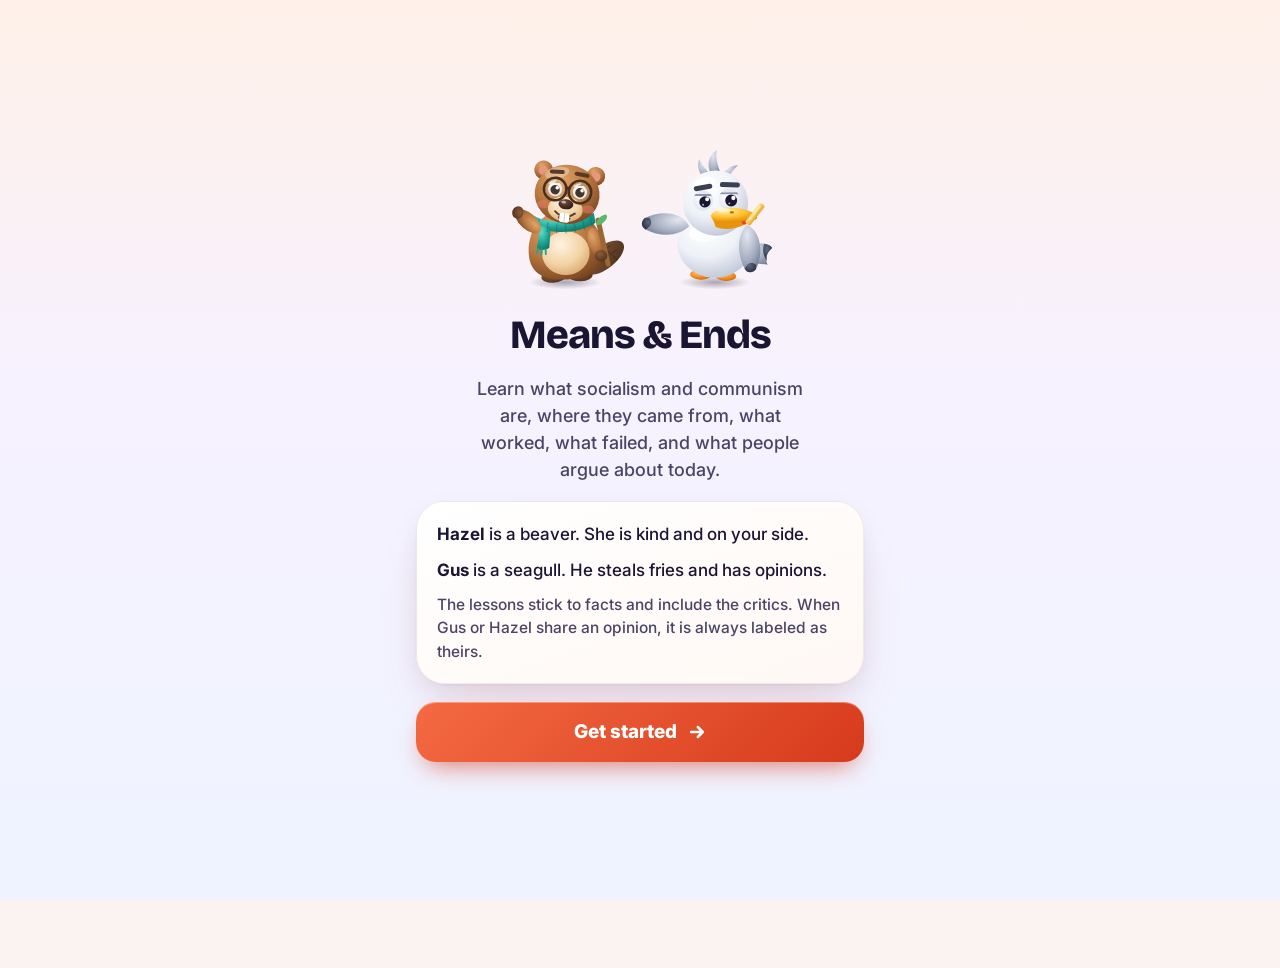
<file: index.html>
<!doctype html>
<html lang="en">
<head>
<meta charset="utf-8">
<meta name="viewport" content="width=device-width, initial-scale=1, viewport-fit=cover">
<title>Means &amp; Ends</title>
<meta name="description" content="Learn what socialism and communism are, where they came from, what worked and what failed.">
<meta name="theme-color" content="#FFF1E9">
<link rel="manifest" href="manifest.webmanifest">
<link rel="icon" href="icons/icon-192.png">
<link rel="apple-touch-icon" href="icons/apple-touch-icon.png">
<meta name="apple-mobile-web-app-capable" content="yes">
<meta name="mobile-web-app-capable" content="yes">
<meta name="apple-mobile-web-app-title" content="Means & Ends">
<meta name="apple-mobile-web-app-status-bar-style" content="default">
<link rel="preconnect" href="https://fonts.googleapis.com">
<link rel="preconnect" href="https://fonts.gstatic.com" crossorigin>
<link rel="stylesheet" href="https://fonts.googleapis.com/css2?family=Bricolage+Grotesque:opsz,wght@12..96,600;12..96,700;12..96,800&family=Inter:wght@400;500;600;700;800;900&display=swap">
<style>
/* Means & Ends. Soft, layered, modern: big radii, gentle gradients, frosted bars, vermilion accent. */
:root{
  --bg:linear-gradient(180deg,#FFF1E9 0%,#F7F2FF 42%,#EEF3FF 100%);--bgflat:#FBF3F1;
  --card:linear-gradient(160deg,#FFFFFF 0%,#FFF8F4 100%);--solid:#FFFFFF;--line:rgba(26,21,51,.08);
  --glass:rgba(255,255,255,.75);--bar:rgba(255,250,247,.68);
  --sh:0 1px 2px rgba(26,21,51,.05),0 10px 30px -6px rgba(26,21,51,.10),0 30px 60px -20px rgba(214,58,28,.16);
  --shs:0 1px 2px rgba(26,21,51,.06),0 6px 16px -6px rgba(26,21,51,.14);
  --ink:#1A1533;--ink2:#4A4466;--ink3:#6F6890;
  --acc:#F2603A;--acct:#C2341B;--accs:rgba(242,96,58,.13);
  --btn:linear-gradient(135deg,#F46A42 0%,#D63A1C 100%);--btnsh:0 12px 26px -10px rgba(214,58,28,.7),inset 0 1px 0 rgba(255,255,255,.35);
  --halo:radial-gradient(circle,rgba(255,177,92,.45) 0%,rgba(255,177,92,0) 70%);
  --track:rgba(26,21,51,.10);--flame:#D9580A;--heart:#D81B50;
  --ok:#0E8A44;--okt:#0B6E36;--oks:rgba(14,138,68,.12);--okbtn:linear-gradient(135deg,#27B565 0%,#0E8A44 100%);
  --bad:#D0224F;--badt:#B01840;--bads:rgba(208,34,79,.10);--badbtn:linear-gradient(135deg,#F0477A 0%,#C81E46 100%);
  --teal:#0D7C6F;--teals:rgba(31,165,149,.14);--gold:#B77700;
  --sel:linear-gradient(135deg,#FFF0E8 0%,#FFE2D4 100%);--selline:#F2603A;
  --ring:rgba(255,255,255,.7);--glow:rgba(242,96,58,.45);
  --lock:radial-gradient(circle at 35% 28%,#FFFFFF 0%,#F1EEF8 60%,#DCD6EA 100%);--locksh:0 10px 20px -8px rgba(26,21,51,.28),inset 0 -5px 8px rgba(26,21,51,.08),inset 0 4px 8px rgba(255,255,255,.9);--lockink:#7C7499;
  --h1:#D7F0E2;--h2:#E9F6EF;--h3:#E6F1FB;--h4:#EFF5FC;--tree1:#8FDBA8;--tree2:#3E9C63;--trunk:#9A6E4C;
  --roof:#C9C2E6;--bldg:#FFFFFF;--bldg2:#E4E0F2;--road:#FFF9F3;--roade:#F0E3D6;--roadd:#E2C9B2;--water:#BFE3F5;--sun:#FFD68A;
  --sheet:rgba(255,253,251,.94);--bubble:#FFFFFF;
  color-scheme:light;
}
:root[data-theme=dark]{
  --bg:radial-gradient(130% 70% at 50% 0%,#3B1631 0%,#1B1233 45%,#0D0A1C 100%);--bgflat:#150F28;
  --card:linear-gradient(160deg,rgba(255,255,255,.09) 0%,rgba(255,255,255,.04) 100%);--solid:#241B40;--line:rgba(255,255,255,.10);
  --glass:rgba(255,255,255,.08);--bar:rgba(20,14,38,.66);
  --sh:0 1px 2px rgba(0,0,0,.3),0 18px 40px -10px rgba(0,0,0,.55),0 0 60px -20px rgba(255,106,77,.35);
  --shs:0 6px 16px -6px rgba(0,0,0,.5);
  --ink:#F6F2FF;--ink2:#C9C2E0;--ink3:#A79FC4;
  --acc:#FF7A57;--acct:#FF9677;--accs:rgba(255,122,87,.16);
  --btn:linear-gradient(135deg,#FF7550 0%,#DA3E1F 100%);--btnsh:0 0 34px -4px rgba(255,106,77,.55),inset 0 1px 0 rgba(255,255,255,.3);
  --halo:radial-gradient(circle,rgba(255,140,90,.35) 0%,rgba(255,140,90,0) 70%);
  --track:rgba(255,255,255,.14);--flame:#FF9A4A;--heart:#FF5C82;
  --ok:#3DDC84;--okt:#6BE8A2;--oks:rgba(61,220,132,.14);--okbtn:linear-gradient(135deg,#2FBF6E 0%,#12894A 100%);
  --bad:#FF5C82;--badt:#FF8FA9;--bads:rgba(255,92,130,.14);--badbtn:linear-gradient(135deg,#F0477A 0%,#C81E46 100%);
  --teal:#5FE0CC;--teals:rgba(95,224,204,.14);--gold:#FFC65C;
  --sel:linear-gradient(135deg,rgba(255,122,87,.30) 0%,rgba(255,122,87,.16) 100%);--selline:#FF7A57;
  --ring:rgba(255,255,255,.07);--glow:rgba(255,106,77,.6);
  --lock:radial-gradient(circle at 35% 28%,#4A4168 0%,#2E2747 60%,#1E1833 100%);--locksh:0 10px 20px -8px rgba(0,0,0,.6),inset 0 -5px 8px rgba(0,0,0,.3),inset 0 3px 6px rgba(255,255,255,.12);--lockink:#A79FC4;
  --h1:#1E2A40;--h2:#161C30;--h3:#241D40;--h4:#1A1530;--tree1:#3F8F6A;--tree2:#1D4D3A;--trunk:#5A4234;
  --roof:#4B3F78;--bldg:#2E2748;--bldg2:#3B3360;--road:#2A2344;--roade:#1F1A36;--roadd:#5B4F86;--water:#1F3A5C;--sun:#7A4A5E;
  --sheet:rgba(30,22,54,.94);--bubble:#2E2450;
  color-scheme:dark;
}
*{box-sizing:border-box;-webkit-tap-highlight-color:transparent}
html{-webkit-text-size-adjust:100%}
body{margin:0;min-height:100vh;min-height:100dvh;background:var(--bgflat);color:var(--ink);font:500 17px/1.5 Inter,system-ui,-apple-system,sans-serif;overscroll-behavior-y:none}
body::before{content:"";position:fixed;inset:0;background:var(--bg);z-index:-1}
h1,h2,h3,.disp{font-family:'Bricolage Grotesque',Inter,sans-serif;letter-spacing:-.025em;line-height:1.1;margin:0}
h1{font-weight:800;font-size:32px}h2{font-weight:800;font-size:26px}h3{font-weight:800;font-size:21px}
p{margin:0}button,input,select,textarea{font:inherit;color:inherit}
button{cursor:pointer;border:0;background:none;padding:0;touch-action:manipulation}
.muted{color:var(--ink2)}.num{font-variant-numeric:tabular-nums}
:focus-visible{outline:3px solid var(--acc);outline-offset:3px;border-radius:12px}
.mascot{display:inline-block;line-height:0;flex-shrink:0}.mascot svg{display:block;overflow:visible}
#app{max-width:480px;margin:0 auto;padding:calc(96px + env(safe-area-inset-top)) 0 calc(104px + env(safe-area-inset-bottom));min-height:100dvh;position:relative}
.page{padding:0 16px;display:flex;flex-direction:column;gap:18px}

/* bars */
.top{position:fixed;left:0;right:0;top:0;z-index:20;background:var(--bar);backdrop-filter:blur(22px) saturate(1.6);-webkit-backdrop-filter:blur(22px) saturate(1.6);border-bottom:1px solid var(--line);padding-top:env(safe-area-inset-top)}
.topin{max-width:480px;margin:0 auto;padding:12px 16px 10px;display:flex;flex-direction:column;gap:8px}
.toprow{display:flex;align-items:center;justify-content:space-between;gap:10px}
.pill{display:inline-flex;align-items:center;gap:6px;min-height:44px;padding:0 14px;border-radius:22px;border:1px solid var(--line);background:var(--glass);font-weight:700;font-size:16px;box-shadow:var(--shs);transition:transform .15s}
.pill:active{transform:scale(.96)}
.stats{display:flex;align-items:center;gap:14px}
.stat{display:flex;align-items:center;gap:4px;font-weight:800;font-size:18px;min-height:44px}
.stat small{font-weight:600;font-size:13px;color:var(--ink2)}
.stat.flame{color:var(--flame)}.stat.heart{color:var(--heart)}
.slim[hidden]{display:none}
.slim{align-self:center;display:flex;align-items:center;gap:6px;min-height:32px;padding:0 14px;border-radius:999px;background:var(--accs);color:var(--acct);font-weight:700;font-size:13.5px}
.nav{position:fixed;left:0;right:0;bottom:0;z-index:20;background:var(--bar);backdrop-filter:blur(22px) saturate(1.6);-webkit-backdrop-filter:blur(22px) saturate(1.6);border-top:1px solid var(--line);padding-bottom:env(safe-area-inset-bottom)}
.navin{max-width:480px;margin:0 auto;display:grid;grid-template-columns:repeat(4,minmax(0,1fr));padding:8px 10px 12px}
.tab{display:flex;flex-direction:column;align-items:center;gap:3px;color:var(--ink2);font-weight:700;font-size:12.5px;min-height:56px}
.tab i{display:flex;align-items:center;justify-content:center;width:60px;height:36px;border-radius:18px;transition:transform .35s cubic-bezier(.3,1.7,.5,1),background .2s}
.tab.on{color:var(--acct);font-weight:800}
.tab.on i{background:var(--btn);color:#fff;box-shadow:0 6px 14px -4px rgba(214,58,28,.55);transform:translateY(-2px)}
.tab.on i svg{animation:pop .45s cubic-bezier(.3,1.7,.5,1)}
@keyframes pop{0%{transform:scale(.6) rotate(-12deg)}100%{transform:none}}

/* cards and buttons */
.card{background:var(--card);border:1px solid var(--line);border-radius:28px;box-shadow:var(--sh);padding:20px}
.btn{display:flex;align-items:center;justify-content:center;gap:10px;min-height:60px;width:100%;padding:0 22px;border-radius:20px;background:var(--btn);color:#fff;font-weight:800;font-size:19px;box-shadow:var(--btnsh);transition:transform .15s,filter .15s,opacity .2s}
.btn:active{transform:scale(.97);filter:brightness(.94)}
.btn.sm{min-height:46px;width:auto;font-size:15.5px;border-radius:16px;padding:0 16px}
.btn.ghost{background:var(--glass);color:var(--ink);border:1px solid var(--line);box-shadow:var(--shs)}
.btn.ok{background:var(--okbtn);box-shadow:0 12px 26px -10px rgba(14,138,68,.75),inset 0 1px 0 rgba(255,255,255,.3)}
.btn.bad{background:var(--badbtn);box-shadow:0 12px 26px -10px rgba(200,30,70,.7),inset 0 1px 0 rgba(255,255,255,.3)}
.btn[disabled]{background:var(--track);color:var(--ink3);box-shadow:none;cursor:default}
.link{color:var(--acct);font-weight:700;text-decoration:underline;text-underline-offset:3px;min-height:44px;display:inline-flex;align-items:center}
.chip{display:inline-flex;align-items:center;gap:7px;padding:6px 12px;border-radius:999px;background:var(--accs);color:var(--acct);font-weight:800;font-size:13.5px}
.chip.teal{background:var(--teals);color:var(--teal)}
.kicker{font-weight:700;font-size:13px;letter-spacing:.04em;text-transform:uppercase;color:var(--acct)}

/* home */
.today{margin:34px 16px 0;display:flex;flex-direction:column;gap:14px;position:relative}
.todayrow{display:flex;align-items:flex-end;gap:6px;min-height:132px}
.todaym{position:relative;width:146px;height:140px;flex-shrink:0;margin:-52px 0 0 -14px}
.todaym::before{content:"";position:absolute;left:6px;top:20px;width:140px;height:140px;border-radius:50%;background:var(--halo)}
.todaym .mascot{position:absolute;left:0;bottom:-14px}
.todayt{display:flex;flex-direction:column;gap:5px;padding-bottom:6px;min-width:0}
.todayt b{font:800 28px/1.06 'Bricolage Grotesque',Inter,sans-serif;letter-spacing:-.03em}
.todayt span:last-child{font-size:15px;line-height:1.35;color:var(--ink2)}
.uhead{margin:34px 16px 0;display:flex;flex-direction:column;gap:8px}
.uhead .row{display:flex;align-items:center;justify-content:space-between;gap:8px;flex-wrap:wrap}
.uhead p{font-size:16.5px;line-height:1.45;color:var(--ink2)}
.stage{position:relative;width:100%;margin-top:10px;overflow:hidden}
.stage>svg{position:absolute;left:0;top:0;width:100%;height:100%}
.node{position:absolute;width:66px;height:66px;margin:-33px 0 0 -33px;border-radius:50%;display:flex;align-items:center;justify-content:center;color:#fff;transition:transform .2s cubic-bezier(.3,1.7,.5,1);z-index:2}
.node:active{transform:scale(.92)}
.node.done{background:radial-gradient(circle at 35% 28%,#FF9A6E 0%,#EE5530 50%,#B8301A 100%);box-shadow:0 12px 22px -8px rgba(190,50,20,.6),inset 0 -6px 10px rgba(80,10,0,.25),inset 0 4px 8px rgba(255,255,255,.45)}
.node.cur{width:78px;height:78px;margin:-39px 0 0 -39px;background:radial-gradient(circle at 35% 28%,#FFA27A 0%,#F2603A 45%,#C2341B 100%);box-shadow:0 0 0 10px var(--ring),0 0 40px 8px var(--glow),0 14px 26px -8px rgba(200,55,25,.7),inset 0 -7px 12px rgba(80,10,0,.28),inset 0 5px 10px rgba(255,255,255,.5);animation:breathe 2.6s ease-in-out infinite}
@keyframes breathe{50%{box-shadow:0 0 0 13px var(--ring),0 0 54px 14px var(--glow),0 14px 26px -8px rgba(200,55,25,.7),inset 0 -7px 12px rgba(80,10,0,.28),inset 0 5px 10px rgba(255,255,255,.5)}}
.node.lock{background:var(--lock);box-shadow:var(--locksh);color:var(--lockink)}
.node.cp{border-radius:22px}
.node.cp.done{background:radial-gradient(circle at 35% 28%,#FFE08A 0%,#F2B21D 50%,#B77700 100%);box-shadow:0 12px 22px -8px rgba(183,119,0,.6),inset 0 -6px 10px rgba(80,50,0,.25),inset 0 4px 8px rgba(255,255,255,.5)}
.tip{position:absolute;transform:translate(-50%,-100%);padding:7px 14px;border-radius:14px;background:var(--bubble);color:var(--acct);font-weight:800;font-size:15px;box-shadow:var(--shs);z-index:3;white-space:nowrap;animation:bob 2s ease-in-out infinite;pointer-events:none}
@keyframes bob{50%{transform:translate(-50%,calc(-100% - 5px))}}
.walker{position:absolute;z-index:3;transition:left .9s cubic-bezier(.5,0,.3,1),top .9s cubic-bezier(.5,0,.3,1);transform:translate(-50%,-88%)}
.nlabel{position:absolute;font-weight:700;font-size:13.5px;line-height:1.25;color:var(--ink2);width:118px;z-index:2;pointer-events:none}
.nlabel.cur{color:var(--ink);font-weight:800}

/* session overlay */
#ov{position:fixed;inset:0;z-index:40;display:none;background:var(--bgflat);overflow:hidden}
#ov::before{content:"";position:absolute;inset:0;background:var(--bg)}
#ov.on{display:block}
#conf{position:absolute;inset:0;width:100%;height:100%;z-index:0;pointer-events:none}
.sess{position:relative;z-index:1;max-width:480px;height:100%;margin:0 auto;display:flex;flex-direction:column;padding-top:env(safe-area-inset-top)}
.shead{display:flex;align-items:center;gap:12px;padding:14px 16px 6px}
.x{width:44px;height:44px;border-radius:50%;border:1px solid var(--line);background:var(--glass);color:var(--ink2);display:flex;align-items:center;justify-content:center;box-shadow:var(--shs);flex-shrink:0}
.prog{flex:1;height:16px;border-radius:8px;background:var(--track);overflow:hidden}
.prog i{display:block;height:100%;border-radius:8px;background:var(--btn);box-shadow:inset 0 3px 0 rgba(255,255,255,.35);transition:width .5s cubic-bezier(.3,1.4,.5,1)}
.sbody{flex:1;overflow-y:auto;padding:10px 16px 20px;display:flex;flex-direction:column;gap:16px;-webkit-overflow-scrolling:touch}
.sfoot{padding:10px 16px calc(18px + env(safe-area-inset-bottom))}
.qtop{display:flex;align-items:center;justify-content:space-between;min-height:34px;gap:8px}
.combo{display:inline-flex;align-items:center;gap:6px;padding:7px 14px;border-radius:999px;background:linear-gradient(135deg,#FF9A3D,#E8550F);color:#fff;font-weight:900;font-size:15px;box-shadow:0 8px 20px -6px rgba(232,101,15,.6);transform:rotate(-3deg);animation:pop .5s cubic-bezier(.3,1.9,.5,1)}
.qrow{display:flex;align-items:flex-end;gap:4px;min-height:112px}
.qrow h1{flex:1;font-size:26px;line-height:1.18}
.qrow .mascot{margin-right:-8px}
.fig{margin:0;display:flex;flex-direction:column;gap:10px;padding:18px 20px;border-radius:24px;background:var(--card);border:1px solid var(--line);box-shadow:var(--sh)}
.fig blockquote{margin:0;font:700 18.5px/1.4 'Bricolage Grotesque',Inter,sans-serif;letter-spacing:-.01em}
.fig figcaption{font-weight:600;font-size:14px;color:var(--ink2)}
.fig.case p{font-size:17px;line-height:1.5;font-weight:500}
.bars{display:flex;flex-direction:column;gap:9px}
.bar{display:grid;grid-template-columns:minmax(0,38%) 1fr auto;gap:8px;align-items:center;font-weight:700;font-size:14.5px}
.bar i{display:block;height:18px;border-radius:9px;background:var(--btn);min-width:4px}
.bar:nth-child(even) i{background:linear-gradient(135deg,#5FE0CC,#1FA595)}
.opts{display:grid;grid-template-columns:1fr;gap:12px}
.opts.two{grid-template-columns:repeat(2,minmax(0,1fr))}
.opt{position:relative;min-height:68px;padding:16px 18px;border-radius:22px;text-align:left;font-weight:700;font-size:17px;line-height:1.3;display:flex;align-items:center;justify-content:space-between;gap:10px;background:var(--card);border:2px solid var(--line);box-shadow:var(--shs);transition:transform .16s cubic-bezier(.3,1.6,.5,1),box-shadow .2s,border-color .15s,background .15s}
.opts.two .opt{min-height:92px}
.opt:active{transform:scale(.96);box-shadow:none}
.opt.sel{background:var(--sel);border-color:var(--selline);box-shadow:0 0 0 4px var(--accs),0 14px 28px -10px rgba(214,58,28,.5);transform:translateY(-3px) scale(1.015)}
.opt.ok{background:var(--okbtn);border-color:transparent;color:#fff}
.opt.bad{background:var(--badbtn);border-color:transparent;color:#fff}
.opt.dim{opacity:.55}
.opt .mk{flex-shrink:0;width:28px;height:28px;border-radius:50%;background:rgba(255,255,255,.28);display:flex;align-items:center;justify-content:center}
.opt .n{flex-shrink:0;width:30px;height:30px;border-radius:50%;background:var(--btn);color:#fff;font-weight:800;font-size:15px;display:flex;align-items:center;justify-content:center}
.locked .opt{pointer-events:none}
.cols{display:grid;grid-template-columns:repeat(2,minmax(0,1fr));gap:10px}
.cols .opt{min-height:60px;padding:12px 14px;font-size:15.5px}
.buckets{display:grid;gap:10px;grid-template-columns:repeat(2,minmax(0,1fr))}
.buckets.three{grid-template-columns:repeat(3,minmax(0,1fr))}
.bucket{min-height:112px;border-radius:22px;border:2px dashed var(--ink3);padding:10px;display:flex;flex-direction:column;gap:8px;align-items:stretch;text-align:left;background:var(--glass)}
.bucket.hot{border-color:var(--acc);background:var(--accs)}
.bucket b{font-weight:800;font-size:14.5px;color:var(--ink2)}
.tok{min-height:44px;padding:9px 13px;border-radius:15px;background:var(--card);border:2px solid var(--line);box-shadow:var(--shs);font-weight:700;font-size:15px;line-height:1.25;text-align:left;transition:transform .16s cubic-bezier(.3,1.6,.5,1)}
.tok:active{transform:scale(.95)}
.tok.sel{background:var(--sel);border-color:var(--selline);box-shadow:0 0 0 4px var(--accs)}
.tok.ok{background:var(--oks);border-color:var(--ok)}.tok.bad{background:var(--bads);border-color:var(--bad)}
.pool{display:flex;flex-wrap:wrap;gap:8px;min-height:48px}
.hint{font-weight:600;font-size:14.5px;color:var(--ink2)}
textarea.ans{width:100%;min-height:120px;border-radius:20px;border:2px solid var(--line);background:var(--solid);padding:14px 16px;font-size:16.5px;line-height:1.45;resize:vertical}
.model{padding:16px 18px;border-radius:22px;background:var(--teals);font-size:16px;line-height:1.5}
.model b{display:block;font-size:12px;letter-spacing:.06em;text-transform:uppercase;color:var(--teal);margin-bottom:4px}
.rate{display:grid;grid-template-columns:repeat(3,minmax(0,1fr));gap:8px}
.teach{display:flex;flex-direction:column;gap:14px}
.teach .fact{padding:20px;border-radius:26px;background:var(--card);border:1px solid var(--line);box-shadow:var(--sh);font-size:18.5px;line-height:1.5;font-weight:500}
.teach .fact b{font-weight:800}
.shake{animation:shake .45s}
@keyframes shake{20%{transform:translateX(-9px)}40%{transform:translateX(8px)}60%{transform:translateX(-6px)}80%{transform:translateX(4px)}}

/* feedback sheet */
.sheet{position:absolute;left:0;right:0;bottom:0;z-index:4;max-width:480px;margin:0 auto;max-height:86%;overflow-y:auto;display:flex;flex-direction:column;gap:12px;padding:22px 18px calc(22px + env(safe-area-inset-bottom));border-radius:32px 32px 0 0;background:var(--sheet);border-top:1px solid var(--line);box-shadow:0 -20px 50px -20px rgba(26,21,51,.35);backdrop-filter:blur(24px);-webkit-backdrop-filter:blur(24px);animation:up .5s cubic-bezier(.25,1.35,.5,1)}
@keyframes up{0%{transform:translateY(100%)}100%{transform:none}}
.shd{display:flex;align-items:center;gap:10px}
.shd .dot{width:36px;height:36px;border-radius:50%;display:flex;align-items:center;justify-content:center;flex-shrink:0}
.shd b{font:800 27px 'Bricolage Grotesque',Inter,sans-serif;letter-spacing:-.02em}
.shd .r{margin-left:auto;font-weight:800;font-size:15px}
.sheet.ok .shd{color:var(--okt)}.sheet.ok .dot{background:var(--okbtn)}
.sheet.bad .shd{color:var(--badt)}.sheet.bad .dot{background:var(--badbtn)}
.sheet.ok .r{padding:6px 12px;border-radius:999px;background:var(--oks)}
.sheet p{font-size:16px;line-height:1.5}
.say{display:flex;align-items:center;gap:2px;margin:0 0 -4px -10px}
.bub{flex:1;padding:12px 14px;border-radius:20px 20px 20px 6px;background:var(--bubble);box-shadow:var(--shs);font-weight:600;font-size:15px;line-height:1.4;min-width:0}
.bub b{display:block;font-weight:800;font-size:11px;letter-spacing:.06em;text-transform:uppercase;color:var(--ink2);margin-bottom:3px}
.bub.hz b{color:var(--teal)}

/* results, modal, misc */
.center{flex:1;display:flex;flex-direction:column;align-items:center;justify-content:center;gap:16px;text-align:center;padding:10px 6px}
.duo{display:flex;align-items:flex-end;justify-content:center;gap:0}
.tiles{display:grid;grid-template-columns:repeat(3,minmax(0,1fr));gap:10px;width:100%}
.tile{padding:14px 8px;border-radius:22px;background:var(--card);border:1px solid var(--line);box-shadow:var(--shs);display:flex;flex-direction:column;gap:2px;align-items:center}
.tile b{font:800 28px 'Bricolage Grotesque',Inter,sans-serif}.tile small{font-weight:700;font-size:13px;color:var(--ink2)}
.stamp{display:inline-block;padding:10px 22px;border:5px solid var(--acct);color:var(--acct);border-radius:16px;font:800 26px 'Bricolage Grotesque',Inter,sans-serif;letter-spacing:.02em;text-transform:uppercase;transform:rotate(-8deg);animation:stamp .7s cubic-bezier(.2,1.5,.4,1) .35s both}
@keyframes stamp{0%{transform:rotate(-8deg) scale(3.2);opacity:0}55%{transform:rotate(-8deg) scale(.9);opacity:1}100%{transform:rotate(-8deg) scale(1);opacity:1}}
.modal{position:fixed;inset:0;z-index:60;background:rgba(13,10,28,.45);display:flex;align-items:flex-end;justify-content:center;animation:fade .2s}
@keyframes fade{0%{opacity:0}}
.mbox{width:100%;max-width:480px;max-height:88dvh;overflow-y:auto;background:var(--sheet);backdrop-filter:blur(24px);-webkit-backdrop-filter:blur(24px);border-radius:32px 32px 0 0;padding:22px 18px calc(22px + env(safe-area-inset-bottom));display:flex;flex-direction:column;gap:14px;animation:up .45s cubic-bezier(.25,1.3,.5,1)}
.mbox h2{padding-right:50px}.mbox .x{position:absolute;right:16px;top:16px}
.mbox{position:relative}
.trk{display:flex;align-items:center;gap:12px;padding:14px 16px;border-radius:22px;background:var(--card);border:2px solid var(--line);box-shadow:var(--shs);text-align:left;width:100%}
.trk.on{border-color:var(--selline);background:var(--sel)}
.trk div{flex:1;min-width:0}.trk b{display:block;font-weight:800;font-size:17px}.trk small{font-size:14px;color:var(--ink2);font-weight:600}
.guide h3{margin:10px 0 6px;font-size:18px}.guide li{margin:0 0 8px;font-size:16px;line-height:1.45}.guide ul{margin:0;padding-left:20px}
.pagehead{display:flex;align-items:center;gap:8px}
.setrow{display:flex;align-items:center;justify-content:space-between;gap:12px;padding:12px 0;border-top:1px solid var(--line);font-weight:700;font-size:16px}
.setrow:first-of-type{border-top:0}.setrow small{font-weight:500;font-size:13.5px;color:var(--ink2)}
select,.textin{min-height:46px;border-radius:14px;border:1px solid var(--line);background:var(--solid);padding:0 12px;font-weight:700;font-size:16px;max-width:60%}
.textin{width:100%;max-width:none}
.seg{display:grid;grid-template-columns:repeat(2,minmax(0,1fr));padding:4px;border-radius:18px;background:var(--track);gap:4px}
.seg button{min-height:44px;border-radius:14px;font-weight:800;font-size:15px;color:var(--ink2)}
.seg button.on{background:var(--solid);color:var(--ink);box-shadow:var(--shs)}
.lbrow{display:flex;align-items:center;gap:12px;padding:12px 0;border-top:1px solid var(--line)}
.lbrow:first-child{border-top:0}
.lbrow .rank{width:24px;font-weight:800;color:var(--ink2);text-align:center}
.lbrow .av{width:42px;height:42px;border-radius:50%;display:flex;align-items:center;justify-content:center;color:#fff;font-weight:800;font-size:18px;background:var(--btn);flex-shrink:0}
.lbrow .who{flex:1;min-width:0;display:flex;flex-direction:column}.lbrow .who b{font-weight:800;white-space:nowrap;overflow:hidden;text-overflow:ellipsis}
.lbrow .who small{font-size:13px;color:var(--ink2);font-weight:600}
.lbrow .pts{font-weight:800;font-size:18px}.lbrow .pts small{font-size:12px;color:var(--ink2);margin-left:3px}
.lbrow.me{background:var(--accs);margin:0 -12px;padding:12px;border-radius:18px;border-top-color:transparent}
.pcard{display:flex;align-items:center;gap:14px;text-align:left;width:100%}
.pcard div{flex:1;min-width:0}.pcard b{display:block;font:800 21px 'Bricolage Grotesque',Inter,sans-serif}.pcard small{font-size:14.5px;color:var(--ink2);font-weight:600;line-height:1.35;display:block;margin-top:2px}
.toast{position:fixed;left:50%;bottom:calc(112px + env(safe-area-inset-bottom));transform:translateX(-50%);z-index:80;background:var(--ink);color:var(--bgflat);padding:12px 18px;border-radius:18px;font-weight:700;font-size:15px;box-shadow:var(--sh);max-width:88vw;text-align:center;animation:up .35s}
.week{display:grid;grid-template-columns:repeat(7,1fr);gap:6px;align-items:end;height:92px}
.week div{display:flex;flex-direction:column;align-items:center;justify-content:flex-end;gap:5px;height:100%;font-size:12px;font-weight:700;color:var(--ink2)}
.week i{display:block;width:100%;border-radius:8px;background:var(--btn);min-height:5px}
.week .z i{background:var(--track)}
details summary{font-weight:700;min-height:44px;display:flex;align-items:center;cursor:pointer}
@media (max-width:359px){.qrow h1{font-size:23px}.opt{font-size:16px}.todayt b{font-size:24px}}
@media (prefers-reduced-motion:reduce){*,*::before,*::after{animation:none!important;transition:none!important}}
.center .bub{flex:none;max-width:340px;text-align:left}
.stage{-webkit-mask-image:linear-gradient(180deg,transparent 0,#000 5%,#000 95%,transparent 100%);mask-image:linear-gradient(180deg,transparent 0,#000 5%,#000 95%,transparent 100%)}
.pill{white-space:nowrap}

</style>
</head>
<body>
<header class="top" id="top"></header>
<main id="app"></main>
<nav class="nav" id="nav" aria-label="Main"></nav>
<div id="ov" role="dialog" aria-label="Lesson"><canvas id="conf" aria-hidden="true"></canvas><div id="sroot" style="position:absolute;inset:0;z-index:1"></div></div>
<noscript>Means &amp; Ends needs JavaScript turned on.</noscript>
<script>window.ME_BUILD='1795678338';</script>
<script>
/* Lesson content format.
   U({id, track, title, blurb, scene, lessons:[{t, sub, items:[[teach, question, {g, h}?], ...]}]})
   Every question travels with the text that teaches it, so nothing is ever quizzed before it is taught.
   The right answer is written first; the app shuffles options every time a question is shown. */
const UNITS=[];
function U(o){UNITS.push(o)}
const M=(q,o,x)=>({t:'mc',q,o,x});                       // o[0] is correct
const TF=(q,a,x)=>({t:'tf',q,a,x});                      // a is true or false
const PICK=(q,yes,no,x)=>({t:'pick',q,yes,no,x});        // choose every one that fits
const PAIR=(q,p,x)=>({t:'pair',q,p,x});                  // p: [[left,right],...]
const SORT=(q,g,x)=>({t:'sort',q,g,x});                  // g: {group:[items]}
const ORD=(q,o,x)=>({t:'ord',q,o,x});                    // o: items in the right order
const EX=(q,model)=>({t:'ex',q,model});                  // explain in your own words, self-rated
const SRC=(text,cite,q)=>(q.src={text,cite},q);          // read a primary source first
const DATA=(title,rows,q,note)=>(q.data={title,rows,note},q); // read a chart first: rows [[label,value,display?],...]
const CASE=(text,q)=>(q.cs=text,q);                      // apply the idea to a real situation
const TRACKS=[
 {id:'g8',name:'8th grade',sub:'Start here. Plain words, big ideas.'},
 {id:'hs',name:'High school',sub:'How the systems work and where they split.'},
 {id:'co',name:'College',sub:'Theory, evidence and the hard arguments.'},
 {id:'gr',name:'Graduate',sub:'The debates scholars still fight about.'},
 {id:'wa',name:'Seattle & Washington',sub:'Strikes, co-ops and public power close to home.'},
 {id:'live',name:'Live Desk',sub:'What is happening now. Refreshed on the 1st of each month.'}
];
function kindOf(q){return q.src?'source':q.data?'chart':q.cs?'apply':({mc:'choice',tf:'choice',pick:'pick',pair:'match',sort:'sort',ord:'order',ex:'explain'})[q.t]}
function prepContent(){
 const QS={};
 UNITS.forEach(u=>{u.qs=[];u.lessons.forEach((l,li)=>{l.items=l.items.map((it,qi)=>{const q=it[1];q.id=u.id+'.'+li+'.'+qi;q.teach=it[0];q.unit=u.id;q.kind=kindOf(q);if(it[2]){q.g=it[2].g;q.h=it[2].h}QS[q.id]=q;u.qs.push(q);return q})})});
 return QS}
if(typeof module!=='undefined')module.exports={UNITS,U,M,TF,PICK,PAIR,SORT,ORD,EX,SRC,DATA,CASE,TRACKS,kindOf,prepContent};

/* ===== 8th grade: plain words, big ideas ===== */
U({id:'g8a',track:'g8',title:'The big words',scene:'meadow',blurb:'Capitalism, socialism and communism: what each word really means.',lessons:[
{t:'Who owns the bakery?',sub:'Capitalism and socialism',items:[
 ["An **economic system** is the set of rules a society uses to decide who owns things, who does the work, and who gets what is made.",
  M("What does an economic system decide?",["Who owns things and who gets what is made","Which party will win the next big election","What language the schools have to teach in","How tall new buildings are allowed to be"],"An economic system is about ownership, work and who gets the results.")],
 ["The **means of production** are the things used to make goods: factories, farms, machines, tools and land. A bakery's ovens count. The loaf you take home does not.",
  SORT("Means of production, or personal belongings?",{"Means of production":["A factory","A fleet of delivery trucks","Farmland"],"Personal belongings":["Your toothbrush","Your sneakers","Your phone"]},"Means of production are used to make things for sale. Personal belongings are for your own use.")],
 ["Under **capitalism**, most means of production are privately owned. Owners hire workers for wages and try to earn a profit by selling in markets.",
  CASE("Dana owns a bakery. She pays six bakers an hourly wage and keeps whatever money is left after the bills are paid.",M("Which system does this describe?",["Capitalism","Socialism","Communism","A planned economy"],"A private owner, hired wage workers and profit are the basic parts of capitalism.")),{g:"Dana keeps the profit. I keep the crumbs. We all have a system."}],
 ["Under **socialism**, the means of production are owned in common: by the workers themselves, by the community, or by the public through the government. The aim is for the people who do the work to share control and the rewards.",
  PICK("Which of these are examples of social ownership?",["A bakery owned by its bakers","A water system owned by a city","A railway owned by the public"],["A bakery owned by one investor","A chain owned by shareholders"],"Social ownership can mean workers, a community or the public as a whole. One investor or a group of shareholders is private ownership.")],
 ["Socialists draw a line between **personal property** (your clothes, your phone, your home) and **productive property** (a factory or large farm where other people work). Socialism is about the second kind.",
  TF("Socialism means the government takes your clothes and your toothbrush.",false,"Socialist ideas are about who owns workplaces and resources, not your personal things. Critics reply that in practice some governments did seize homes and small shops too.")]
]},
{t:'Communism: the far horizon',sub:'One word, two meanings',items:[
 ["In the writing of Karl Marx, **communism** is a future society with no social classes, no money and no state, where goods are shared freely.",
  SRC("From each according to his ability, to each according to his needs!","Karl Marx, Critique of the Gotha Programme, 1875",M("What is this slogan describing?",["People give what they can and take what they need","Every worker is paid exactly the same wage, whatever the job","The hardest workers get the most goods","The state assigns each person a job"],"The slogan describes sharing by need. It is not equal pay, and it is not pay for effort."))],
 ["No country has ever reached that stage. The Soviet Union and China were run by **Communist parties**, and they called their own systems socialist: a step on the way.",
  TF("The Soviet Union said it had already reached full communism.",false,"Its leaders said they were building socialism on the road to communism. Critics point out that the state there grew stronger instead of fading away.")],
 ["So the word is used two ways: for the **far-off goal** (a classless, stateless society) and for the **one-party states** run by Communist parties in the 1900s. Mixing these up starts a lot of arguments.",
  SORT("Which meaning of 'communism' fits?",{"The far-off goal":["No social classes","No state at all","Goods shared by need"],"One-party states":["A single ruling party","A powerful secret police","Five-year plans"]},"Marx's goal had no state. The countries run by Communist parties had very strong states.")],
 ["A **market** is buying and selling where prices move with supply and demand. A **planned economy** is one where a central office decides what gets made and what it costs. Real countries mix the two.",
  PAIR("Match each idea to what it looks like.",[["Market","Prices move with supply and demand"],["Central plan","An office sets production targets"],["Private ownership","A person or company owns the firm"],["Social ownership","Workers or the public own the firm"]],"Ownership (private or social) and coordination (market or plan) are two separate questions.")],
 ["To sum up: capitalism and socialism differ most on **who owns the workplaces**. Communism, in Marx's sense, is a further stage where classes and the state are gone.",
  EX("In your own words, what is the main difference between capitalism and socialism?","It comes down to who owns the means of production. Under capitalism, private owners own the factories, farms and companies and hire workers for wages. Under socialism those things are owned in common, by the workers, the community or the public.")]
]}]});

U({id:'g8b',track:'g8',title:'Cousins, not twins',scene:'city',blurb:'Social democracy, democratic socialism and the welfare state are easy to mix up.',lessons:[
{t:'Is Sweden socialist?',sub:'Socialism versus the welfare state',items:[
 ["A **welfare state** is a government that uses taxes to pay for things like health care, schools, pensions and help for people out of work. Most rich countries have one, and most of their businesses are still privately owned.",
  M("What makes a country a welfare state?",["Taxes pay for health care, schools and other supports","The government owns every business, large and small","Workers elect the boss of each company","Money has been ended and goods are free"],"A welfare state is about public services paid for by taxes. Who owns the businesses is a different question.")],
 ["**Social democracy** keeps capitalism (private businesses and markets) but adds a strong welfare state, strong unions and rules on business. Sweden, Denmark and Norway are the usual examples.",
  CASE("In Denmark, most companies are privately owned and compete in markets. Taxes are high, and they pay for free college, health care and long parental leave.",M("What is the best label for this setup?",["Social democracy","Communism","Pure free-market capitalism","A planned economy"],"Private firms plus a big welfare state is social democracy. A Danish prime minister once said plainly that Denmark is a market economy, not a planned socialist one.")),{g:"Free college and everybody bikes. Suspicious. Where do the fries come from?"}],
 ["So **public services are not the same as socialism**. A public library or a fire department is a public service inside a capitalist economy. Socialism is about who owns and runs the workplaces.",
  SORT("Sort each example.",{"Welfare state program":["Public pensions for retirees","Free school lunches","Unemployment payments"],"Social ownership of a workplace":["A factory owned by its workers","A grocery store owned by its shoppers","A power company owned by the public"]},"Programs hand out services or money. Social ownership changes who owns and controls an enterprise.")],
 ["People on different sides blur these on purpose. Some critics call any public program 'socialism' to make it sound scary. Some fans call Nordic countries 'socialist' to make socialism sound safe.",
  TF("A country with public schools and public roads is socialist by definition.",false,"Nearly every capitalist country has public schools and roads. Those are public services, not social ownership of the economy.")],
 ["The Nordic countries do have some socialist-leaning features: very strong unions, and in Norway a huge publicly owned oil fund. But most of their economy is private business.",
  DATA("Share of workers who belong to a union (about 2019 to 2020)",[["Denmark",67,"67%"],["Sweden",65,"65%"],["Germany",16,"16%"],["United States",10,"10%"]],M("What does this chart show about the Nordic countries?",["Far more of their workers are in unions","Their governments own all the factories","Their workers are paid less than Americans","They have fewer workers than Germany"],"Union membership in Denmark and Sweden is several times higher than in Germany or the United States. That is a big part of the Nordic model."),"Source: OECD")]
]},
{t:'Two kinds of socialist',sub:'Democratic socialism and its neighbors',items:[
 ["**Democratic socialism** wants to go beyond the welfare state to real social ownership of big parts of the economy, and to get there through elections and keep free speech and many parties.",
  M("How do democratic socialists differ from social democrats?",["They also want social ownership","They want to end elections and rule by one party","They oppose labor unions","They want lower taxes on business"],"Social democrats keep capitalism and soften it. Democratic socialists want to replace private ownership of major industries, by democratic means.")],
 ["Democratic socialists also split from the old Communist parties. They reject **one-party rule** and say socialism without democracy is not worth having.",
  PAIR("Match each label to its main idea.",[["Social democracy","Capitalism plus a strong welfare state"],["Democratic socialism","Social ownership won through elections"],["Marxism-Leninism","A single party leads the state"],["Free-market capitalism","Private firms with few rules"]],"The key questions are who owns the economy and whether there is real political democracy.")],
 ["The labels get messy in real life. Bernie Sanders calls himself a democratic socialist, but most of his platform (Medicare for All, free public college) would expand the welfare state.",
  CASE("A candidate promises free public college and health care for all, paid for by taxes. She does not propose public or worker ownership of companies.",M("By the definitions in this unit, her platform is closest to what?",["Social democracy","Communism","Democratic socialism","Anarchism"],"These are welfare state programs inside capitalism. Whatever label she uses, the platform itself is social democratic.")),{h:"Labels are slippery. Look at what a plan actually does."}],
 ["One quick test for any plan: ask **who would own the workplaces afterward**. If the answer is still private owners, it is reform within capitalism.",
  SORT("Would this change who owns workplaces?",{"Yes, changes ownership":["Workers buy their factory","A city takes over the power company"],"No, ownership stays the same":["Raising the minimum wage","Free bus passes for students","A higher tax on large incomes"]},"Wages, taxes and services can change a lot without changing who owns anything.")],
 ["Fair critics exist on every side. Supporters of markets say social ownership weakens the drive to work and invent. Socialists reply that the welfare state leaves owners with too much power.",
  EX("Why is it a mistake to call every government program 'socialism'?","Socialism is about who owns and controls the means of production. A program like public schools, pensions or health insurance is paid for by taxes inside an economy where most businesses are still private. That is a welfare state, which capitalist countries have too.")]
]}]});

U({id:'g8c',track:'g8',title:'Where the ideas came from',scene:'mill',blurb:'Smoke, factories and the people who thought there had to be a better way.',lessons:[
{t:'The factory age',sub:'Why socialism appeared when it did',items:[
 ["In the **Industrial Revolution** (starting in Britain in the late 1700s), work moved from farms and home workshops into factories with machines. Cities grew fast.",
  ORD("Put these in the order they happened.",["Most people farm or work at home","Factories with machines spread","Workers crowd into growing cities","Workers form unions and socialist groups"],"Factory work came first. The crowded cities and worker movements followed.")],
 ["Early factory life was harsh. Shifts of 12 to 14 hours were common, pay was low, and young children worked in mills and mines.",
  SRC("I have to trap without a light and I'm scared. I go at four and sometimes half past three in the morning, and come out at five and half past.","Sarah Gooder, age 8, coal mine worker, to a British government commission, 1842",M("What does this source tell us about early industrial work?",["Children worked very long days","Mines closed during the winter","Workers set their own hours","Schools were built at the mines"],"Reports like this shocked the public and led to the first laws limiting child labor."))],
 ["The first socialists are often called **utopian socialists**. Robert Owen in Britain and Charles Fourier in France believed model communities could show the world a kinder way to live and work.",
  M("What did the utopian socialists try to do?",["Build model communities","Win wars against rival countries","Help factory owners cut wages","Bring back kings and nobles"],"They hoped that good examples would persuade everyone. Most of their communities failed within a few years.")],
 ["Owen ran a cotton mill at **New Lanark** in Scotland with shorter hours, no young children at work and a school. It still made money. His later community at New Harmony, Indiana, fell apart in about two years.",
  TF("Owen's community at New Harmony, Indiana, lasted for many decades.",false,"New Harmony collapsed in about two years amid arguments over work and rules. New Lanark, his mill in Scotland, was the success.")],
 ["Out of the factory age came **labor unions** (workers joining to bargain together) and the **cooperative movement**, started by weavers in Rochdale, England, who opened their own shop in 1844.",
  PAIR("Match each to what it was.",[["New Lanark","A mill run with better conditions"],["New Harmony","A model community that soon failed"],["Rochdale","A shop owned by its members"],["Labor union","Workers bargaining as a group"]],"These were all answers to the same problem: harsh factory life.")]
]},
{t:'Marx and Engels',sub:'A new kind of socialism',items:[
 ["**Karl Marx** and **Friedrich Engels** were German thinkers. In 1848 they wrote *The Communist Manifesto*, a short pamphlet that became one of the most widely read political texts ever.",
  M("What was The Communist Manifesto?",["A short pamphlet from 1848","A law passed in Russia","A novel about a mill town","A speech to the U.S. Congress"],"Marx and Engels wrote it for a small group called the Communist League.")],
 ["Marx said modern society was splitting into two main **classes**: the **bourgeoisie**, who own the factories and businesses, and the **proletariat**, who own little and must sell their work for wages.",
  SORT("Which class, in Marx's terms?",{"Bourgeoisie (owners)":["A factory owner","A shipping company owner"],"Proletariat (wage workers)":["A mill hand paid by the hour","A miner paid by the ton","A warehouse packer"]},"For Marx, class is about your relationship to ownership, not how rich or poor you feel.")],
 ["Marx argued that owners and workers want opposite things. Owners want lower wages and more output. Workers want higher wages and shorter hours. He called this conflict **class struggle** and said it drives history.",
  SRC("The history of all hitherto existing society is the history of class struggles.","Marx and Engels, The Communist Manifesto, 1848",M("According to this line, what moves history forward?",["Conflict between classes","The ideas of great kings","Changes in the weather","Trade between nations"],"Marx and Engels saw conflict between classes as the engine of history. Many historians think this leaves out too much, such as religion, nations and ideas.")),{g:"Class struggle? Try being a gull at the ferry dock."}],
 ["Marx did not just want kinder bosses, as the utopians did. He predicted that workers would organize, take power and replace capitalism. He called his approach **scientific socialism**.",
  M("How did Marx differ from the utopian socialists?",["He expected workers to take power","He wanted everyone to return to farm life","He thought owners would share freely","He opposed all labor unions"],"The utopians hoped to persuade the rich. Marx thought change would come from workers organizing as a class.")],
 ["Some of Marx's predictions did not come true. He expected revolution in rich industrial countries like Britain and Germany. Instead, workers there won the vote, unions and higher pay, and the big revolutions came in poorer farming countries.",
  EX("In your own words, what did Marx mean by 'class struggle'?","Marx thought society is divided into classes with opposite interests, above all owners and wage workers. Owners gain from paying less and workers gain from being paid more, so they are in constant conflict. He believed this conflict is what pushes history from one kind of society to the next.")]
]}]});

U({id:'g8d',track:'g8',title:'Revolutions and experiments',scene:'world',blurb:'What happened when people tried to put these ideas into practice.',lessons:[
{t:'Russia and after',sub:'The first Communist state',items:[
 ["In 1917, during the First World War, Russia's emperor (the **tsar**) was overthrown. Months later the **Bolsheviks**, a Marxist party led by **Vladimir Lenin**, took power in the October Revolution.",
  ORD("Put these events in order.",["Russia enters the First World War","The tsar is overthrown","The Bolsheviks take power","The Soviet Union is formed"],"The war came in 1914, both revolutions in 1917, and the Soviet Union was founded in 1922.")],
 ["The new state, the **Soviet Union** (USSR), took over factories, banks and land. After Lenin died, **Joseph Stalin** ruled as a dictator from the late 1920s to 1953.",
  M("Who ruled the Soviet Union as a dictator until 1953?",["Joseph Stalin","Karl Marx","Robert Owen","Tsar Nicholas II"],"Marx died in 1883 and never saw Russia's revolution. Stalin took control after Lenin's death in 1924.")],
 ["The Soviet record is mixed and fiercely argued over. The country industrialized fast, taught almost everyone to read and helped defeat Nazi Germany. It also killed and jailed millions.",
  SORT("Sort these parts of the Soviet record.",{"Often counted as gains":["Near-universal literacy","Fast growth of industry","Free basic health care"],"Serious harms":["Forced labor camps (the Gulag)","Famine in the early 1930s","No free elections or free press"]},"An honest account includes both lists. Historians still argue about how to weigh them.")],
 ["Under Stalin, farms were forced into state-run collectives. The **famine of 1932 to 1933** that followed killed millions, most of all in Ukraine and Kazakhstan.",
  TF("Forcing farms into collectives in the Soviet Union went smoothly and raised food supplies right away.",false,"It was followed by a famine that killed millions. Ukrainians call it the Holodomor.")],
 ["The Soviet Union and the United States became rivals in the **Cold War** (about 1947 to 1991). In 1991 the Soviet Union broke apart, and its economy had been falling behind for years.",
  M("What happened to the Soviet Union in 1991?",["It broke apart","It won the Cold War and grew larger","It merged with China","It became a monarchy again"],"The USSR dissolved into 15 countries, including Russia and Ukraine.")]
]},
{t:'Many roads',sub:'China, Cuba and the Nordic path',items:[
 ["In China, the Communist Party led by **Mao Zedong** won a civil war in 1949. Mao's **Great Leap Forward** (1958 to 1962), a rushed plan to boost farming and steel, caused a famine that killed tens of millions.",
  M("What was the result of the Great Leap Forward?",["A deadly famine","China becoming the richest country","Free elections across China","The end of the Communist Party"],"It was one of the deadliest famines in history. Estimates range from roughly 15 million to 45 million deaths.")],
 ["After Mao died in 1976, China's leaders allowed private business and foreign trade while the Communist Party kept all political power. Hundreds of millions of people left poverty.",
  CASE("Today China has huge private companies, a stock market and billionaires. One party runs the government and no other party can win.",PICK("Which statements fit this description?",["It mixes markets with one-party rule","It is far from Marx's stateless goal"],["It has no private business at all","It is a multi-party democracy"],"Modern China combines a largely market economy with Communist Party control. Whether to call it socialist is hotly debated.")),{g:"Billionaires in the Communist Party. Marx is spinning so fast he could power a city."}],
 ["In **Cuba**, Fidel Castro's rebels took power in 1959. The government built strong health care and schools. It also banned other parties, jailed critics and has struggled with shortages, made worse by a long U.S. trade embargo.",
  SORT("Sort these facts about Cuba since 1959.",{"Pointed to by supporters":["High literacy","Many doctors per person"],"Pointed to by critics":["Only one legal party","Critics put in prison","Shortages of basic goods"]},"Both lists are accurate. People weigh them differently.")],
 ["Other socialists took a slower road. In Sweden and its neighbors, **social democratic parties** won elections again and again from the 1930s on and built welfare states without a revolution.",
  PAIR("Match each country to its path.",[["Russia, 1917","Revolution led by one party"],["China, 1949","Victory in a civil war"],["Cuba, 1959","A rebel army takes power"],["Sweden, 1930s on","Reforms won through elections"]],"Socialists have disagreed for more than a century about revolution versus reform.")],
 ["A pattern stands out: where one party took all power, there were no elections to remove leaders who made deadly mistakes. Where socialists stayed inside democracy, change was slower but could be corrected.",
  EX("Why do many people say democracy matters for judging socialist governments?","In one-party states like the Soviet Union and Mao's China, leaders could not be voted out or openly criticized, so terrible policies such as forced collectivization went on and millions died. Where socialists governed through elections, as in the Nordic countries, voters could remove them and mistakes could be fixed.")]
]}]});

U({id:'g8e',track:'g8',title:'Socialism in America',scene:'usa',blurb:'It has a longer history here than most people think.',lessons:[
{t:'Debs and the Wobblies',sub:'The early 1900s',items:[
 ["**Eugene V. Debs** was a railroad union leader from Indiana who ran for president five times for the **Socialist Party of America**. In 1912 he won about 6 percent of the vote, around 900,000 ballots.",
  DATA("Vote for president, 1912",[["Wilson (Democrat)",41.8,"41.8%"],["Roosevelt (Progressive)",27.4,"27.4%"],["Taft (Republican)",23.2,"23.2%"],["Debs (Socialist)",6.0,"6.0%"]],M("What does the chart show about Debs in 1912?",["About 1 voter in 17 chose him","He finished in second place overall","He won more votes than Taft","He was not on the ballot"],"Six percent is the best a Socialist candidate for president has ever done in the United States."))],
 ["In 1918 Debs gave a speech against the First World War. He was sentenced to ten years in prison under the Espionage Act. In 1920 he ran for president from his cell and got over 900,000 votes.",
  TF("Debs once ran for president while he was in prison.",true,"In 1920 he ran as 'Convict 9653' and won more than 900,000 votes. President Harding released him in 1921.")],
 ["The **Industrial Workers of the World** (IWW), nicknamed the **Wobblies**, formed in 1905. Most unions then took only skilled white men. The IWW welcomed everyone: unskilled workers, women, immigrants and Black workers.",
  M("What made the IWW unusual for its time?",["It welcomed workers other unions shut out","It only accepted skilled craftsmen","It was run by factory owners","It opposed all strikes"],"Its goal was 'One Big Union' of all workers.")],
 ["Around 1910 socialists also ran cities. Milwaukee elected Socialist mayors for decades. They were nicknamed **sewer socialists** because they focused on clean water, parks and honest government.",
  CASE("A mayor of Milwaukee in the 1910s spends his time building sewers, public parks and a city-owned water system, and is known for running a clean government.",M("What nickname did socialists like him earn?",["Sewer socialists","Wobblies","Bolsheviks","Utopians"],"The name began as an insult from rivals who wanted revolution, and Milwaukee's socialists wore it proudly.")),{g:"Sewer socialists. Finally, a politics I can smell."}],
 ["After the Russian Revolution came the first **Red Scare** (1919 to 1920). The government raided radical groups, jailed thousands and deported hundreds of immigrants.",
  PAIR("Match the name to the description.",[["Eugene Debs","Socialist who ran for president five times"],["Wobblies","Members of the IWW union"],["Sewer socialists","Milwaukee's practical city leaders"],["Red Scare","A wave of fear and arrests of radicals"]],"All four come from roughly 1900 to 1920, the high point of American socialism.")]
]},
{t:'New Deal to now',sub:'From the 1930s to today',items:[
 ["During the Great Depression, President Franklin Roosevelt's **New Deal** created Social Security, unemployment insurance, a minimum wage and the legal right to join a union.",
  PICK("Which of these came from the New Deal?",["Social Security","A national minimum wage","A legal right to join a union"],["Public ownership of all banks","The end of private business"],"The New Deal borrowed ideas socialists had long pushed, but it kept businesses in private hands.")],
 ["Was the New Deal socialist? Roosevelt said he was saving capitalism. The Socialist leader Norman Thomas complained that Roosevelt carried out the Socialist platform 'on a stretcher.'",
  M("How is the New Deal best described?",["Reform inside capitalism","A workers' revolution","The end of private property","A one-party state"],"It added a welfare state and labor rights to a capitalist economy. That makes it closer to social democracy than to socialism.")],
 ["A second **Red Scare** came after World War II. Senator Joseph McCarthy accused many people of being Communists, often with no proof. Thousands lost jobs in government, schools and Hollywood.",
  TF("During the 1950s Red Scare, people lost their jobs only after being proven to be spies in court.",false,"Many were fired or blacklisted on rumor alone. The word 'McCarthyism' now means making accusations without evidence. There were some real Soviet spies, but most of the accused were not.")],
 ["Socialists were part of the civil rights movement. **A. Philip Randolph**, a socialist and union leader, led the 1963 March on Washington, whose full name was the March on Washington for **Jobs and Freedom**.",
  M("Who was A. Philip Randolph?",["A socialist union leader","A senator who hunted Communists","The founder of the IWW","A president during the Depression"],"Randolph led the Brotherhood of Sleeping Car Porters, a union of Black railroad workers.")],
 ["Today the largest socialist group in the country is the **Democratic Socialists of America** (DSA). It grew from a few thousand members to tens of thousands after Bernie Sanders ran for president in 2016.",
  EX("Why do historians say the New Deal was not socialism, even though socialists had asked for many of its programs?","The New Deal created programs such as Social Security, a minimum wage and union rights, which socialists had demanded for years. But it left factories, banks and businesses in private hands. It reformed capitalism instead of replacing private ownership, which is why it is closer to social democracy.")]
]}]});

U({id:'g8f',track:'g8',title:'Sharing in practice',scene:'coop',blurb:'Unions, co-ops and public ownership: the everyday tools.',lessons:[
{t:'Unions and co-ops',sub:'Power in numbers',items:[
 ["A **labor union** is a group of workers who join together to bargain with their employer about pay, hours and safety. Bargaining as a group is called **collective bargaining**.",
  M("What is collective bargaining?",["Workers negotiating with the boss as a group","Each worker asking alone for a raise","Owners agreeing on prices together","Shoppers voting on what a store sells"],"One worker can be replaced easily. A whole workforce is much harder to ignore.")],
 ["A union's strongest tool is the **strike**: everyone stops working until a deal is reached. The agreement that ends bargaining is called a **contract**.",
  ORD("Put the steps of a union campaign in order.",["Workers talk and decide to form a union","They vote to be recognized","They bargain with the employer","Both sides sign a contract"],"A strike can happen if bargaining breaks down, but most contracts are settled without one.")],
 ["A **cooperative** (co-op) is a business owned and run by its members. Each member gets **one vote**, no matter how much money they put in.",
  CASE("At a normal company, someone with 1,000 shares gets 1,000 votes. At Green Hill Co-op, every member gets a single vote, whether they joined yesterday or twenty years ago.",M("What rule is the co-op using?",["One member, one vote","One dollar, one vote","The oldest member decides","The manager decides alone"],"One member, one vote is the core of a co-op and goes back to the Rochdale shop of 1844.")),{h:"One member, one vote. Beavers have always built that way."}],
 ["There are different kinds. In a **worker co-op** the workers own it. In a **consumer co-op** the customers own it. A **credit union** is a bank owned by the people who save there.",
  PAIR("Match the type to its owners.",[["Worker co-op","The people who work there"],["Consumer co-op","The people who shop there"],["Credit union","The people who bank there"],["Ordinary corporation","Shareholders who bought stock"]],"REI is a consumer co-op. Mondragon in Spain is a famous group of worker co-ops.")],
 ["Co-ops and unions are not the same thing as socialism, and plenty of members are not socialists. But socialists have long supported both as ways to give working people more control.",
  SORT("Union or co-op?",{"Union":["Bargains with an employer","Can call a strike","Signs a contract with management"],"Co-op":["Is owned by its members","Gives each member one vote"]},"A union bargains with an owner. In a co-op the members are the owners.")]
]},
{t:'Owned by the public',sub:'Public ownership near you',items:[
 ["**Public ownership** means a government (city, state or national) owns an enterprise on behalf of everyone. Public schools, libraries, water systems and the Postal Service are examples.",
  PICK("Which of these are usually publicly owned in the United States?",["Public libraries","City water systems","The Postal Service"],["Grocery store chains","Car companies"],"Most Americans use publicly owned services every day without calling them socialist.")],
 ["Some cities own their electric company. This is called **public power**. Seattle City Light, owned by the city since the early 1900s, is one of the biggest in the country.",
  TF("Seattle's electric utility is owned by private shareholders.",false,"Seattle City Light belongs to the city. About one in seven Americans gets electricity from a publicly owned utility.")],
 ["Supporters say public ownership puts service ahead of profit and keeps prices fair. Critics say public agencies can be slow, wasteful or run for political reasons because they face no competition.",
  SORT("Who makes this argument about public ownership?",{"Supporters":["No profit is taken out","Voters can hold it accountable","Everyone is served, even where it loses money"],"Critics":["Little pressure to cut waste","Politics can drive decisions"]},"Both sides have real examples to point to. It often depends on how well the agency is run.")],
 ["When socialists run a city and focus on services like buses, housing and utilities, it is called **municipal socialism**. Milwaukee's sewer socialists are the classic American case.",
  M("What is municipal socialism?",["Socialists running a city's services","A plan to end all city governments","A national revolution led by one party","A company owned by a single family"],"'Municipal' means having to do with a city or town.")],
 ["So there are three main tools: **unions** bargain with owners, **co-ops** make the members the owners, and **public ownership** makes everyone the owner through government.",
  EX("Pick one: a union, a co-op or public ownership. Explain in your own words how it gives ordinary people more say.","A union lets workers bargain together, so the employer has to listen about pay and safety. A co-op is owned by its members, who each get one vote on how it is run. Public ownership puts an enterprise under a government that voters elect, so it answers to the public instead of to private owners.")]
]}]});

/* ===== High school: how the systems work and where they split ===== */
U({id:'hsa',track:'hs',title:'Systems side by side',scene:'city',blurb:'Two questions sort every economy: who owns, and who decides.',lessons:[
{t:'Two dials',sub:'Ownership and coordination',items:[
 ["Think of every economy as having two dials. The **ownership** dial runs from private to social. The **coordination** dial runs from markets to central planning. They can be set separately.",
  PAIR("Match each mix to an example.",[["Private ownership + markets","The United States today"],["State ownership + central plan","The Soviet Union in 1950"],["Worker ownership + markets","Yugoslavia's self-managed firms"],["Private ownership + heavy planning","U.S. war production in 1943"]],"Ownership and coordination are separate dials, so four mixes are possible.")],
 ["In a market, **prices** carry information. A rising price tells producers to make more and buyers to use less, without anyone giving an order.",
  ORD("A frost ruins part of the orange crop. Put what happens next in order.",["Fewer oranges reach the market","The price of oranges rises","Shoppers buy fewer oranges","Growers elsewhere plant more trees"],"No central office planned this. The price change passed the news along.")],
 ["In a **centrally planned economy**, a state office sets targets: how much steel, how many shoes, at what price. The Soviet planning office was called **Gosplan**.",
  CASE("A Soviet nail factory is told to produce as many tons of nails as possible. It makes a small number of huge, heavy nails that nobody can use.",M("What problem with central planning does this old joke point to?",["Targets can be met without meeting real needs","Factories had too many customers to keep up with","Prices changed too quickly","Workers owned too much stock"],"When success is measured by one number, managers aim at the number. Soviet newspapers themselves printed cartoons about it.")),{g:"One giant nail. Technically a plan fulfilled. Technically I am a penguin."}],
 ["Markets have their own failures. They can leave people without what they need if they cannot pay, ignore costs dumped on others (like pollution), and swing between boom and bust.",
  SORT("Which system is this criticism usually aimed at?",{"Markets":["Pollution is left out of the price","People who can't pay go without","Booms followed by mass layoffs"],"Central planning":["Shortages and long lines","Planners lack local knowledge","Little reason to improve products"]},"Each way of coordinating has typical weak spots. Most real economies mix them.")],
 ["Almost every country today is a **mixed economy**: mostly private firms and markets, with public schools, some public companies, and rules and taxes set by government.",
  TF("Most real countries are purely capitalist or purely socialist.",false,"Nearly all are mixes. The arguments are about where to set each dial.")],
 ["**Market socialism** is the idea of socially owned firms (often worker co-ops) that still compete in markets. It tries to keep price signals while changing who owns.",
  M("What does market socialism combine?",["Social ownership with market competition","Private ownership with a detailed central plan","One-party rule with free trade","Welfare programs with private firms"],"The firms are owned by workers or the public, but they buy and sell at market prices.")]
]},
{t:'Who gets what',sub:'Wages, profit and inequality',items:[
 ["A firm's income is split. Some pays for materials and tools. Some goes to workers as **wages**. What is left is **profit**, which goes to the owners.",
  CASE("A cafe takes in $10,000 in a week. It spends $4,000 on supplies and rent and $4,500 on wages.",M("How much profit is left for the owner?",["$1,500","$4,500","$5,500","$6,000"],"$10,000 minus $4,000 minus $4,500 leaves $1,500."))],
 ["Defenders of capitalism say profit rewards owners for **taking risks** and putting money in, and that the hunt for profit pushes firms to invent and cut costs.",
  SORT("Who would make this point about profit?",{"Defenders of capitalism":["Profit rewards risk","Profit drives invention","Losses weed out bad ideas"],"Socialist critics":["Profit comes from workers' labor","Owners get paid without working"]},"Both sides agree profit exists. They disagree about whether owners earn it.")],
 ["Socialists answer that workers create the value and owners collect part of it only because they own the workplace. They also note that most great fortunes are inherited or grow from owning, not from wages.",
  DATA("Share of all U.S. income going to the top 1%",[["1928",23.9,"23.9%"],["1976",8.9,"8.9%"],["2007",23.5,"23.5%"]],M("What does the chart show?",["Inequality fell, then rose again","Inequality has fallen steadily the whole time","The top 1% share never changed","The top 1% earned less than 5%"],"The top share dropped sharply in the mid-1900s, the era of strong unions and high top tax rates, and climbed back by 2007."),"Source: Piketty and Saez, income including capital gains")],
 ["**Inequality** is the gap between rich and poor. The **Gini index** measures it from 0 (everyone equal) to 1 (one person has everything).",
  M("A country's Gini index falls from 0.45 to 0.30. What happened?",["Incomes became more equal","Incomes became less equal","Everyone got poorer","The population shrank"],"A lower Gini means income is spread more evenly.")],
 ["Equality of **opportunity** means everyone gets a fair start. Equality of **outcome** means people end up with similar amounts. Liberals stress the first. Socialists care more about the second, and say a fair start is impossible when outcomes are far apart.",
  SORT("Opportunity or outcome?",{"Equal opportunity":["Free public schools for all","Banning job discrimination"],"More equal outcomes":["A cap on the pay gap in a firm","High taxes on very large fortunes","Profit shared equally among workers"]},"Many policies do some of both, but the goals are different.")],
 ["Every system faces a trade-off between rewarding effort and sharing fairly. Where to strike that balance is a values question as much as an economics one.",
  EX("Give the strongest argument for profit and the strongest argument against it, in your own words.","For: owners risk their money, and the chance of profit pushes firms to invent, cut waste and serve customers, while losses shut down bad ideas. Against: the workers actually produce what is sold, and owners can collect income simply because they own the workplace, which lets wealth pile up with people who already have it.")]
]}]});

U({id:'hsb',track:'hs',title:"Marx's toolkit",scene:'books',blurb:'Class, surplus and the theory that history has a direction.',lessons:[
{t:'Class and surplus',sub:'Where Marx says profit comes from',items:[
 ["For Marx, **class** is about your relationship to the means of production. Capitalists own them. Workers own only their ability to work, which Marx called **labor power**, and must sell it.",
  CASE("A surgeon earns $400,000 a year working for a hospital chain. A man who owns a small machine shop with eight employees takes home $90,000.",M("In Marx's terms, which one is the capitalist?",["The shop owner","The surgeon","Both of them","Neither of them"],"Marx's classes are about owning versus working for wages, not about income. Critics say this shows the two-class picture is too simple.")),{h:"It surprises people that the richer one counts as the worker."}],
 ["Marx argued a worker produces more value in a day than the wage costs. The extra is **surplus value**, and it is where profit comes from.",
  CASE("A worker is paid $120 for an eight-hour day. In those eight hours she adds $300 of value to the products she makes.",M("How much surplus value does Marx say the owner gets?",["$180","$120","$300","$420"],"$300 of new value minus the $120 wage leaves $180."))],
 ["Marx called this **exploitation**. He meant it as a technical term: workers are paid less than the value they add. He was not saying every boss is cruel.",
  TF("When Marx says workers are exploited, he mainly means their bosses are unkind people.",false,"For Marx exploitation is built into the wage system, however kind the individual employer is.")],
 ["Mainstream economists reject this. They say value comes from what buyers will pay, not from labor hours, and that owners contribute capital, risk and organization.",
  SORT("Marx, or his critics in mainstream economics?",{"Marx":["Labor is the source of new value","Profit is unpaid labor"],"Mainstream critics":["Value depends on what buyers want","Owners are paid for risk and waiting","Machines and ideas add value too"]},"This is one of the deepest splits in economics.")],
 ["Marx also wrote about **alienation**: factory workers have no say over what they make or how, so work feels like something done to them instead of by them.",
  SRC("Capital is dead labour, that, vampire-like, only lives by sucking living labour, and lives the more, the more labour it sucks.","Karl Marx, Capital, Volume 1, 1867",M("What is Marx claiming with this image?",["Capital grows by taking in workers' labor","Machines will soon replace every human worker","Factory work is good for workers' health","Owners work harder than employees"],"'Dead labour' means machines and money made by past work. Marx says they only grow by absorbing living workers' effort."))],
 ["Marx expected competition to squeeze small owners into the working class, leaving two great camps. Instead a large **middle class** of managers and professionals grew.",
  PICK("Which later developments did Marx's two-class forecast miss?",["A large salaried middle class","Workers owning stock through pensions","Rising real wages in rich countries"],["Recurring economic crises","Giant corporations"],"Crises and giant firms fit his forecasts. Rising wages and a big middle class did not.")]
]},
{t:'History has stages',sub:'Historical materialism',items:[
 ["**Historical materialism** is Marx's theory that the way a society produces things shapes its laws, politics and ideas, more than the other way around.",
  SRC("It is not the consciousness of men that determines their existence, but their social existence that determines their consciousness.","Karl Marx, Preface to A Contribution to the Critique of Political Economy, 1859",M("What does Marx mean?",["How people live and work shapes how they think","Great ideas are the thing that changes the economy","People are born with fixed beliefs","Religion is the base of every society"],"Marx turned the usual view upside down: material life comes first, ideas follow."))],
 ["He called the economy the **base** and the laws, government, religion and culture built on it the **superstructure**.",
  SORT("Base or superstructure?",{"Base":["Factories and farms","Who owns the land","How work is organized"],"Superstructure":["The court system","Religion","School lessons"]},"For Marx the superstructure tends to protect whatever arrangement exists in the base.")],
 ["Marx saw history moving through stages, each with its own ruling class and each undone by its own conflicts.",
  ORD("Put Marx's stages in order.",["Slave societies","Feudalism","Capitalism","Socialism","Communism"],"Each stage, in his view, grows inside the one before it.")],
 ["Marx admired what capitalism had achieved. He thought it had created more wealth than all earlier ages together, and that this wealth is what makes socialism possible.",
  TF("Marx thought capitalism had achieved nothing worthwhile.",false,"The Manifesto praises capitalism's 'colossal productive forces.' Marx thought it was a necessary stage that would be outgrown.")],
 ["The best-known objection is from the philosopher **Karl Popper**: a theory that can explain any outcome after the fact, and keeps moving its predictions, cannot really be tested.",
  M("What was Popper's criticism of Marxism?",["It cannot be proven wrong","It ignores factory workers","It was written too quickly","It praises capitalism too much"],"Popper said a scientific theory must risk being shown false. He thought Marx's followers kept rescuing the theory whenever a prediction failed.")],
 ["Marx was not only describing the world. He wanted to change it.",
  SRC("The philosophers have only interpreted the world, in various ways; the point is to change it.","Karl Marx, Theses on Feuerbach, 1845",EX("Explain in your own words what historical materialism claims, and give one criticism of it.","Historical materialism says the way a society makes its living (its technology and who owns what) shapes its politics, laws and ideas, and that conflicts inside each economic system push history on to the next stage. A common criticism is that ideas, religion and individual leaders also change history, and that the theory is so flexible it can be stretched to fit anything."))]
]}]});

U({id:'hsc',track:'hs',title:'Splits in the movement',scene:'peaks',blurb:'Reform or revolution? State or no state? Socialists have never agreed.',lessons:[
{t:'Reform or revolution',sub:'The great split',items:[
 ["Socialist parties linked up across borders in groups called **Internationals**. The First (1864) included Marx and the anarchists. The Second (1889) joined mass parties like Germany's SPD. The Third (1919), the Comintern, was run from Moscow.",
  ORD("Put the Internationals in order.",["First International, with Marx and Bakunin","Second International of mass parties","Third International, led from Moscow"],"1864, 1889 and 1919.")],
 ["By 1900 German workers had the vote, unions and rising pay. **Eduard Bernstein** argued that Marx's forecast of collapse was wrong and socialists should win gradual reforms through parliament. This was called **revisionism**.",
  SRC("The final goal, whatever it may be, is nothing to me; the movement is everything.","Eduard Bernstein, 1898",M("What is Bernstein saying?",["Steady reforms matter more than a far-off revolution","Workers should stop joining unions and parties altogether","Revolution must come within the year","Socialists should give up politics"],"Bernstein thought socialism would arrive as a long series of reforms."))],
 ["**Rosa Luxemburg** answered in *Reform or Revolution* (1900). She said reforms are worth fighting for, but they cannot end capitalism by themselves. Only workers taking power could.",
  PAIR("Match the person to the position.",[["Bernstein","Reform through parliament, step by step"],["Luxemburg","Reforms help, but revolution is needed"],["Lenin","A disciplined party must lead a revolution"],["Bakunin","Abolish the state right away"]],"These four positions still mark out the map of the left.")],
 ["In 1914 most socialist parties backed their own governments in the First World War, even though they had sworn workers of all countries would not shoot each other. The Second International fell apart.",
  M("Why did the Second International collapse in 1914?",["Its parties backed their own countries' war","Its leaders were all arrested on the same day in Paris","It ran out of money","Marx dissolved it"],"National loyalty proved stronger than class solidarity. Marx had died in 1883.")],
 ["After 1917 the split became permanent. **Communist** parties followed Moscow and Lenin's model. **Social democratic** parties stayed with elections and reform.",
  SORT("After 1917, which camp?",{"Communist parties":["Joined the Comintern","Took the Bolsheviks as the model"],"Social democratic parties":["Stayed with elections and parliaments","Governed Sweden for decades","Rejected one-party rule"]},"The two camps often hated each other more than they hated conservatives.")],
 ["Luxemburg supported the Russian Revolution but warned from prison in 1918 that silencing opponents would kill it.",
  SRC("Freedom is always and exclusively freedom for the one who thinks differently.","Rosa Luxemburg, The Russian Revolution, 1918",EX("What was Luxemburg's warning to the Bolsheviks, in your own words?","She argued that a revolution which bans other parties, censors the press and ends free elections will rot from within. Freedom only means something if it protects people who disagree with those in power. Without open debate, a small group of leaders ends up ruling in the workers' name."))]
]},
{t:'Party, state and their enemies',sub:'Lenin and the anarchists',items:[
 ["**Lenin** argued that workers, left to themselves, would only fight for better pay, not revolution. They needed a **vanguard party**: a tight, disciplined group of full-time revolutionaries to lead them.",
  M("What is a vanguard party?",["A disciplined group that leads the workers","A loose party open to every voter in the country","A union of skilled craftsmen","A club for factory owners"],"Critics, including other Marxists, warned that such a party would end up ruling over workers instead of for them.")],
 ["Marx had used the phrase **dictatorship of the proletariat** for the period after a revolution, when the working-class majority would hold state power. Under Lenin it came to mean rule by one party.",
  TF("When Marx wrote 'dictatorship of the proletariat,' he clearly meant rule by a single political party.",false,"Marx meant rule by the working class as a whole and pointed to the elected Paris Commune as an example. The one-party meaning came later.")],
 ["**Anarchists** such as **Mikhail Bakunin** and **Peter Kropotkin** are socialists who want no state at all. They want workplaces and communities run from below by free agreement.",
  SORT("Marxist or anarchist view?",{"Marxists (after Marx)":["Workers must take over the state first","The state fades away later"],"Anarchists":["Abolish the state immediately","Any new state creates new rulers","Organize from the bottom up"]},"Both wanted a stateless, classless society in the end. They disagreed about how to get there.")],
 ["Bakunin fought Marx inside the First International and predicted that a 'workers' state' would become a dictatorship of a new elite.",
  SRC("Liberty without socialism is privilege and injustice; socialism without liberty is slavery and brutality.","Mikhail Bakunin, 1867",M("What does Bakunin insist on?",["Socialism and freedom must go together","Freedom always matters more than equality does","A strong state protects liberty","Socialism should wait a century"],"Many people think the history of the Soviet Union proved his warning right."))],
 ["**Leon Trotsky** led the Red Army, then lost the power struggle to Stalin. He argued that revolution had to spread worldwide (**permanent revolution**), while Stalin called for **socialism in one country**.",
  PAIR("Match the idea to the person.",[["Socialism in one country","Stalin"],["Permanent revolution","Trotsky"],["Vanguard party","Lenin"],["Mutual aid","Kropotkin"]],"Trotsky was exiled in 1929 and murdered by a Soviet agent in Mexico in 1940.")],
 ["So by the 1920s there were at least four socialisms: social democrats, Communists, Trotskyists and anarchists. Their arguments were about democracy and the state as much as economics.",
  CASE("After a revolution, a new government bans all other parties 'temporarily, to protect the workers.' Ten years later the ban is still in place.",PICK("Who had warned that this would happen?",["Bakunin","Luxemburg"],["Stalin","Gosplan"],"Both an anarchist and a Marxist predicted that emergency rule by one party would become permanent."))]
]}]});

U({id:'hsd',track:'hs',title:'The Soviet century',scene:'mill',blurb:'From 1917 to 1991: the biggest experiment and what it cost.',lessons:[
{t:'Revolution to Stalin',sub:'1917 to 1953',items:[
 ["The **Paris Commune** of 1871 was the first time workers ran a major city. It lasted 72 days before the French army crushed it, killing thousands. Marx and Lenin both studied it closely.",
  M("What was the Paris Commune?",["A workers' government that ran Paris in 1871","A French political party founded by Marx and Engels","A treaty that ended a war","A factory owned by its workers"],"Its officials were elected, could be recalled and were paid a worker's wage.")],
 ["Russia had two revolutions in 1917. In February the tsar fell and a provisional government took over. In October the Bolsheviks seized power with the slogan 'Peace, Land, Bread.'",
  ORD("Put these in order.",["The February Revolution topples the tsar","The Bolsheviks seize power in October","Civil war between Reds and Whites","Lenin's New Economic Policy begins"],"The civil war ran from 1918 to about 1921, and the New Economic Policy began in 1921.")],
 ["During the civil war the Bolsheviks seized grain by force and banned other parties. In 1921 sailors at **Kronstadt**, once heroes of the revolution, rebelled demanding free elections to the workers' councils (soviets). The Red Army crushed them.",
  TF("The Kronstadt rebels of 1921 wanted to bring back the tsar.",false,"They called for freely elected soviets and free speech for socialist and anarchist parties. Their defeat showed opposition from the left would not be allowed either.")],
 ["Lenin then retreated with the **New Economic Policy** (NEP): peasants could sell grain and small private businesses returned, while the state kept big industry.",
  M("What did the New Economic Policy allow?",["Small private trade and farming","Free multi-party elections","Foreign ownership of all industry","The return of the nobles' estates"],"Lenin called it a strategic retreat. Stalin ended it in 1928.")],
 ["Stalin replaced NEP with **Five-Year Plans** for crash industrialization and forced peasants onto **collective farms**. Industry grew enormously. The countryside was devastated and millions died in the famine of 1932 to 1933.",
  SORT("Stalin's policies: sort the results.",{"What the state gained":["Huge new steel and tractor plants","An arms industry that beat Hitler"],"What people paid":["Famine deaths in the millions","Farmers deported as 'kulaks'","Workers forbidden to quit jobs"]},"Historians still argue over whether industrialization could have been done at a lower human cost. Most think it could.")],
 ["In the **Great Terror** of 1937 to 1938, about 700,000 people were shot after secret trials or none. Over the Stalin years roughly 18 million people passed through the **Gulag** labor camps.",
  DATA("People held in Gulag camps and colonies on January 1",[["1930",0.18,"0.18 million"],["1935",0.97,"0.97 million"],["1940",1.66,"1.66 million"],["1950",2.56,"2.56 million"]],M("What does this chart show?",["The camp population grew for two decades","The camps were closed down during the 1930s","Most prisoners were held in 1930","The camps shrank under Stalin"],"The numbers come from the Soviet state's own archives, opened after 1991."),"Source: Soviet archival data")]
]},
{t:'Cold War to collapse',sub:'1945 to 1991',items:[
 ["After 1945 the Soviet army stayed in Eastern Europe and Communist governments were installed from Poland to Bulgaria. The standoff with the U.S.-led West was the **Cold War**.",
  PICK("Which countries had Soviet-backed Communist governments after 1945?",["Poland","East Germany","Hungary"],["Sweden","France"],"Sweden and France stayed multi-party democracies, though France had a large Communist Party.")],
 ["In 1956 the new leader **Nikita Khrushchev** gave a 'secret speech' denouncing Stalin's crimes. Months later, when Hungarians rose up for independence, Soviet tanks crushed them.",
  M("What did Khrushchev's 1956 speech do?",["It condemned Stalin's terror","It announced the end of the Cold War","It handed power to parliament","It praised Hungary's uprising"],"The speech shocked Communists worldwide. Many quit their parties that year, after Hungary.")],
 ["In 1968 Czechoslovakia tried 'socialism with a human face': free press, less central control. This **Prague Spring** ended when Soviet-led armies invaded.",
  PAIR("Match the year to the event.",[["1956","Soviet tanks crush the Hungarian uprising"],["1961","The Berlin Wall goes up"],["1968","The Prague Spring is ended by invasion"],["1989","The Berlin Wall comes down"]],"Each crackdown cost the Soviet model more supporters abroad.")],
 ["The planned economy was good at building steel mills and rockets and poor at everyday goods. By the 1970s growth had slowed, shops had shortages, and a black market filled the gaps.",
  CASE("In 1985 a Soviet family has savings in the bank and steady jobs. The shop has no shoes in the right size, and the wait for a car is eight years.",M("What does this show about the late Soviet economy?",["Money was not the problem; goods were scarce","Wages were too low for anyone to buy anything","Unemployment was very high","Prices were rising too fast"],"With prices fixed low and output set by plan, people had cash but faced empty shelves and queues.")),{g:"Eight years for a car. I'd have walked. I'd have flown, actually."}],
 ["**Mikhail Gorbachev** tried to save the system after 1985 with **glasnost** (openness) and **perestroika** (restructuring). Open debate released anger the system could not survive.",
  ORD("Put the end of the Soviet bloc in order.",["Gorbachev becomes leader","Glasnost allows open criticism","Eastern Europe's regimes fall","The Soviet Union dissolves"],"1985, the later 1980s, 1989 and December 1991.")],
 ["Why did it fall? Explanations include economic stagnation, the cost of the arms race, national movements in the republics, and the fact that people no longer believed in it.",
  EX("In your own words, why is the Soviet record so hard to sum up in one sentence?","Because it holds real achievements and enormous crimes at once. The USSR turned a poor farming country into an industrial power, spread schooling and health care, and did much of the fighting that beat Nazi Germany. It also starved, shot and imprisoned millions of its own people and allowed no political freedom, and in the end its economy could not deliver ordinary goods.")]
]}]});

U({id:'hse',track:'hs',title:'Other roads',scene:'world',blurb:'China, Cuba, Yugoslavia, the Nordics and the newly free nations.',lessons:[
{t:'Revolutions outside Europe',sub:'China, Cuba and decolonization',items:[
 ["Marx expected factory workers to make the revolution. **Mao Zedong** built his on China's peasants, fighting a long guerrilla war from the countryside before winning in 1949.",
  M("How did Mao change the Marxist script?",["He based the revolution on peasants","He rejected a role for any political party","He relied on votes in parliament","He waited for Europe to go first"],"China had few factory workers, so Mao turned to the rural majority.")],
 ["Mao's China redistributed land, raised literacy and life expectancy, and gave women new legal rights. It also brought the Great Leap famine and the **Cultural Revolution** (1966 to 1976), when students were urged to attack teachers, officials and 'old' culture.",
  SORT("Sort these parts of the Mao era.",{"Gains":["Life expectancy rose sharply","Literacy spread","Land was given to poor peasants"],"Disasters":["The Great Leap famine","Persecution in the Cultural Revolution"]},"Life expectancy rose from about 40 around 1950 to about 65 by the late 1970s, even counting the famine years.")],
 ["After Mao, **Deng Xiaoping** opened China to markets and foreign investment from 1978 while keeping one-party rule.",
  SRC("It doesn't matter whether a cat is black or white, as long as it catches mice.","Deng Xiaoping, 1962",M("What did Deng mean?",["Use whatever economic method works","Animals should be protected","Only state ownership is acceptable","China should copy the Soviet plan"],"Deng cared about results over doctrine. Under his reforms China became a mostly market economy run by a Communist Party."))],
 ["In **Cuba**, the 1959 revolution took over U.S.-owned businesses and allied with the Soviet Union. A 1961 literacy campaign cut illiteracy from about 23 percent to about 4 percent in one year.",
  DATA("Cubans unable to read and write",[["Before the 1961 campaign",23,"about 23%"],["After the campaign",4,"about 4%"]],TF("According to the chart, Cuba's literacy campaign had little effect.",false,"Illiteracy fell by more than four-fifths. Critics add that the same government allowed only one party and censored what people could read."),"Source: UNESCO report on the 1961 campaign")],
 ["As European empires broke up after 1945, many new nations tried their own socialisms. India under Nehru used five-year plans inside a democracy. Tanzania's Julius Nyerere pushed village farming collectives called **ujamaa**.",
  PAIR("Match the leader to the country.",[["Jawaharlal Nehru","India"],["Julius Nyerere","Tanzania"],["Fidel Castro","Cuba"],["Salvador Allende","Chile"]],"Allende was elected in 1970 and overthrown in a military coup in 1973.")],
 ["Results varied. Nyerere's Tanzania gained schools and national unity, but forcing farmers into villages hurt food production, and he later admitted the economic policy had failed.",
  CASE("A newly independent country in 1965 has few factories, most people farm, and its leader says: 'Capitalism is what the colonizers brought. We will build socialism our own way.'",M("Why did socialism appeal to many such leaders?",["Capitalism was tied to colonial rule","They wanted to rejoin a European empire","Marx had lived in their countries","Their economies were already rich"],"The empires that had ruled them were capitalist powers, and the Soviet Union offered aid and a model of fast industrial growth."))]
]},
{t:'Third ways',sub:'Yugoslavia and the Nordic model',items:[
 ["**Yugoslavia** under Tito broke with Stalin in 1948 and built something different: factories were run by councils elected by their workers and sold their products in markets. This was **workers' self-management**.",
  M("What made Yugoslav socialism different from the Soviet kind?",["Workers' councils ran the firms","There was no Communist party at all","Farms were owned by nobles","It joined the U.S. alliance"],"It was still a one-party state, but with far more room for markets, travel and debate.")],
 ["Self-management gave workers real say and decades of growth. It also had problems: firms preferred raising pay to hiring, regions grew unequal, and the country ran up heavy foreign debt before breaking apart in war in the 1990s.",
  SORT("Sort these facts about Yugoslavia.",{"Strengths":["Workers elected firm councils","Citizens could travel abroad"],"Weaknesses":["High unemployment","Rich and poor regions drifted apart","Heavy foreign debt"]},"Historians mostly blame the breakup on nationalism and debt, not on self-management alone.")],
 ["The **Nordic model** was built by social democratic parties and unions. Firms stay private, but unions and employers bargain wages for whole industries, and high taxes fund universal services.",
  PICK("Which are parts of the Nordic model?",["Industry-wide wage bargaining","Tax-funded universal services","Mostly private companies"],["A single legal party","A central plan for output"],"It is a form of capitalism, reshaped by a strong labor movement.")],
 ["Sweden's unions once tried to go further. The **Meidner Plan** of 1976 would have moved company shares, a little each year, into funds owned by workers. Business fought it hard and only a weak version passed.",
  CASE("Under a plan, every large company must issue new shares each year to a fund controlled by its workers' unions. After some decades the funds would own most of each company.",M("Why did Swedish business owners oppose the Meidner Plan so strongly?",["It would slowly end private ownership","It would sharply lower workers' wages","It would abolish labor unions","It would cancel all taxes"],"This was the point where Swedish social democracy brushed up against actual socialism, and pulled back.")),{h:"This is the line between softening capitalism and replacing it."}],
 ["Since the 1990s Nordic countries have cut some taxes and privatized some services, but they remain among the most equal and prosperous places on Earth.",
  TF("The Nordic countries abolished private business to pay for their welfare states.",false,"They kept private firms and markets and taxed the income those firms generate.")],
 ["Comparing roads: one-party revolutions changed ownership fast and at great human cost. The Nordic road changed less about ownership but kept democracy and delivered high living standards.",
  EX("Compare Yugoslav self-management with the Nordic model. Who owned the firms, and who had a say?","In Yugoslavia firms were socially owned and run by councils that workers elected, inside a one-party state. In the Nordic model firms stay privately owned, but workers have a say through powerful unions that bargain for whole industries, and voters fund generous public services through taxes in a multi-party democracy.")]
]}]});

U({id:'hsf',track:'hs',title:'The American left',scene:'usa',blurb:'Why the U.S. never got a big socialist party, and what it got instead.',lessons:[
{t:'Rise and repression',sub:'1900 to 1950',items:[
 ["At its peak in 1912 the Socialist Party had about 118,000 members, more than 1,000 elected officials and two members of Congress over the decade, including **Victor Berger** of Milwaukee.",
  M("Around what year did the Socialist Party of America peak?",["1912","1865","1948","1980"],"That year Debs won 6 percent for president and socialists held office in hundreds of towns.")],
 ["The IWW's founding document drew the line sharply.",
  SRC("The working class and the employing class have nothing in common.","Preamble to the IWW Constitution, 1905",M("What view of society does this express?",["Workers and owners have opposed interests","Workers and owners should be equal partners","Unions should stay out of politics","Only skilled workers deserve unions"],"The mainstream American Federation of Labor disagreed and aimed for 'a fair day's wage' within the system."))],
 ["Debs was jailed for an antiwar speech in 1918. At his sentencing he told the court where he stood.",
  SRC("While there is a lower class, I am in it, and while there is a criminal element, I am of it, and while there is a soul in prison, I am not free.","Eugene V. Debs, statement to the court, 1918",TF("In this statement, Debs is asking the judge for mercy by distancing himself from poor people and prisoners.",false,"He does the opposite: he identifies himself with the people at the bottom."))],
 ["Why no mass socialist party here? Historians point to several things: winner-take-all elections that punish third parties, deep racial and ethnic divisions among workers, higher wages than Europe, and repeated government repression.",
  PICK("Which reasons do historians give for the weakness of American socialism?",["Winner-take-all elections","Racial and ethnic divisions","Government repression"],["Americans were not allowed to vote","There were no factories"],"The question even has a name, from a 1906 book: 'Why is there no socialism in the United States?'")],
 ["The 1930s revived the left. A new union federation, the **CIO**, organized whole industries like autos and steel. In the **Flint sit-down strike** of 1936 to 1937, autoworkers occupied General Motors plants until GM recognized their union.",
  ORD("Put these in order.",["The stock market crashes","The Wagner Act protects union rights","Flint autoworkers occupy GM plants","Taft-Hartley limits union power"],"1929, 1935, 1936 to 1937, and 1947.")],
 ["The **Wagner Act** (1935) guaranteed the right to organize. The **Taft-Hartley Act** (1947) pulled back: it banned some kinds of strikes, let states pass 'right-to-work' laws and required union officers to swear they were not Communists.",
  SORT("Which law?",{"Wagner Act, 1935":["Guaranteed the right to form unions","Created the labor board that runs union votes"],"Taft-Hartley Act, 1947":["Allowed state 'right-to-work' laws","Banned sympathy strikes","Required anti-Communist oaths"]},"Unions call Taft-Hartley the start of their long decline. Supporters say it restored balance.")]
]},
{t:'Civil rights to today',sub:'1950 to now',items:[
 ["In the second Red Scare, the government jailed Communist Party leaders under the Smith Act and thousands lost jobs. Soviet spying was real, but the hunt swept up many people who had done nothing illegal.",
  TF("Historians now agree there were no Soviet spies in the United States during the 1940s.",false,"Decoded Soviet cables confirmed some real spies. They also show that most people accused in the Red Scare were not spies.")],
 ["Many civil rights leaders were socialists: **A. Philip Randolph**, **Bayard Rustin** (who organized the 1963 March on Washington) and **Ella Baker**. They argued racial justice needed jobs, housing and union rights.",
  SRC("Call it democracy, or call it democratic socialism, but there must be a better distribution of wealth within this country for all God's children.","Martin Luther King Jr., speech to the Negro American Labor Council, 1965",M("What is King calling for here?",["A fairer sharing of wealth","An end to all labor unions","A one-party government","Lower taxes on business"],"King rarely used the word socialism in public, but he pressed for economic change, and he was killed while supporting a sanitation workers' strike in Memphis."))],
 ["In the 1960s a student **New Left** grew around civil rights and opposition to the Vietnam War. It distrusted both corporations and the Soviet Union and talked about 'participatory democracy.'",
  M("What set the New Left apart from older Communists?",["It rejected the Soviet model","It opposed civil rights","It backed the Vietnam War","It was led by union officials"],"Its founding Port Huron Statement of 1962 called for ordinary people to share in the decisions that shape their lives.")],
 ["Union membership has fallen for decades, from about a third of workers in the 1950s to about a tenth today.",
  DATA("Share of U.S. workers who belong to a union",[["1954",34.8,"34.8%"],["1983",20.1,"20.1%"],["2000",13.4,"13.4%"],["2023",10.0,"10.0%"]],M("About how much did the union share fall between 1954 and 2023?",["By more than two-thirds","By about one-tenth","By about one-third","It did not fall"],"From roughly 35 percent to 10 percent. Causes argued over include factory job losses, employer resistance and weaker labor law."),"Source: U.S. Bureau of Labor Statistics and historical estimates")],
 ["**Democratic Socialists of America** (DSA) formed in 1982 and stayed tiny until Bernie Sanders ran in 2016. Members and allies have since won seats in Congress, statehouses and city halls.",
  DATA("DSA membership",[["2015",6,"about 6,000"],["2018",55,"about 55,000"],["2021",95,"about 95,000"]],M("What happened to DSA between 2015 and 2021?",["It grew more than tenfold","It lost most of its members","It stayed about the same","It merged with a union"],"It is still small next to the two major parties, which have tens of millions of registered voters each."),"Source: DSA membership figures as reported in the press")],
 ["DSA is not a party with its own ballot line. Its candidates mostly run in Democratic primaries, a strategy members argue about constantly.",
  EX("In your own words, give two reasons a large socialist party never took hold in the United States.","Good answers include: the winner-take-all election system makes votes for third parties feel wasted; workers were divided by race, language and religion, which made class unity hard; American wages were higher than in Europe; and the government repeatedly repressed radicals, in the Red Scares of 1919 and the 1950s.")]
]}]});

U({id:'hsg',track:'hs',title:'Tools of practice',scene:'coop',blurb:'How unions, co-ops and public enterprises actually work.',lessons:[
{t:'How a union works',sub:'From sign-up to contract',items:[
 ["To form a union in the U.S., workers usually sign cards showing interest. If at least 30 percent sign, the **National Labor Relations Board** (NLRB) holds a secret-ballot election. A majority of votes wins.",
  ORD("Put the steps in order.",["Workers sign union cards","The labor board schedules a vote","A majority votes yes","Bargaining for a first contract begins"],"Winning the vote is only the halfway point. Many new unions wait a year or more for a first contract.")],
 ["A contract usually covers pay scales, hours, safety rules and a **grievance procedure**: a set process for a worker to challenge unfair treatment.",
  CASE("Maya is fired the day after she complains about a broken safety guard. Her workplace has a union contract.",M("What can Maya use that a non-union worker usually cannot?",["A grievance procedure","A stock option","A sympathy strike","A right-to-work state law"],"The union can file a grievance and take the case to a neutral arbitrator. Most non-union U.S. workers can be fired for almost any reason."))],
 ["In a **right-to-work** state, workers covered by a union contract cannot be required to pay union fees. Supporters call that free choice. Unions call it free-riding, since they must still represent everyone.",
  SORT("Who makes each argument about right-to-work laws?",{"Supporters":["No one should be forced to pay a union","It attracts employers to the state"],"Unions":["Non-payers still get the contract's benefits","It drains money needed for bargaining","Wages are lower in those states"]},"About half the states have such laws.")],
 ["In much of Europe unions bargain for a whole industry at once (**sectoral bargaining**), so the deal covers workers even at firms with no union members.",
  DATA("Workers covered by a union-negotiated agreement (about 2019)",[["France",98,"98%"],["Sweden",88,"88%"],["Germany",54,"54%"],["United States",12,"12%"]],M("What explains France's high number despite few union members?",["Industry deals are extended to all firms","Every French worker is required to join a union","France has no private companies","French unions never strike"],"Under sectoral bargaining, agreements apply across an industry, so coverage can far exceed membership."),"Source: OECD")],
 ["Germany adds **codetermination**: by law, workers elect up to half the members of the supervisory boards of large companies.",
  M("What is codetermination?",["Workers electing members of company boards","Unions owning all of a company's shares outright","The state setting every wage","Managers choosing union leaders"],"Shareholders keep the tie-breaking vote, so it is a share of power, not control.")],
 ["Unions raise their members' pay and narrow gaps between workers. Critics say they can protect poor performers, raise costs and leave non-members out.",
  EX("Explain in your own words why workers bargaining together have more power than workers bargaining alone.","An employer can easily replace or ignore one worker who asks for more, so each person has to accept what is offered. If everyone bargains together and can stop work together, the employer cannot run the business without reaching a deal. That shared leverage is the whole basis of a union.")]
]},
{t:'Co-ops and public enterprise',sub:'Ownership experiments that exist right now',items:[
 ["The world's best-known worker co-op group is **Mondragon** in Spain's Basque region. Founded in 1956, it has about 70,000 workers in factories, a supermarket chain and a bank.",
  M("What is Mondragon?",["A large group of worker-owned co-ops","A Soviet planning agency in Moscow, closed in 1991","A Swedish trade union","A public utility in Seattle"],"Worker-members elect the governing council and share the profits.")],
 ["Mondragon limits pay gaps: top managers earn only several times what the lowest-paid member does. In large U.S. corporations the CEO often earns hundreds of times the typical worker's pay.",
  DATA("Top pay compared with typical worker pay",[["Mondragon co-ops (cap, roughly)",6,"about 6 to 1"],["Large U.S. firms (CEO, 2022)",272,"about 272 to 1"]],TF("The chart shows pay gaps at Mondragon are much wider than at large U.S. firms.",false,"They are far narrower. Critics note Mondragon sometimes struggles to hire top managers at that pay."),"Sources: Mondragon; AFL-CIO Executive Paywatch")],
 ["Worker co-ops have real limits. They find it hard to raise money, since outside investors get no control. Mondragon also employs many non-member workers abroad, and its biggest firm, Fagor, went bankrupt in 2013.",
  PICK("Which are real difficulties for worker co-ops?",["Raising outside investment","Deciding who becomes a member"],["Workers have no vote","Profits go to distant shareholders"],"Votes for workers and no outside shareholders are the defining features of a co-op, not its problems.")],
 ["**Public enterprise** is common worldwide. Norway's state owns two-thirds of its main oil company, and oil income goes into a public fund worth well over a trillion dollars, owned by all Norwegians.",
  CASE("A country discovers oil. Option A: sell the rights to private companies and tax them lightly. Option B: keep majority public ownership and save the income in a fund for all citizens.",M("Which option did Norway choose?",["Option B","Option A","Neither one","Both equally"],"Alaska took a smaller step the same way: its Permanent Fund pays every resident a yearly dividend from oil income.")),{g:"A trillion-dollar fund and they still eat pickled fish. Respect."}],
 ["Public ownership can also fail. Venezuela's state oil company was packed with political loyalists and starved of investment after 2003, and its output collapsed.",
  SORT("What tends to make a public enterprise succeed or fail?",{"Helps it succeed":["Professional managers","Open public accounts","Independence from daily politics"],"Makes it fail":["Jobs handed out for loyalty","Profits drained with no reinvestment"]},"Norway and Venezuela both had state oil. The difference was in how it was governed.")],
 ["Unions, co-ops and public enterprise each shift some power away from private owners. None is a magic fix, and each works better or worse depending on its design.",
  PAIR("Match the tool to how it shifts power.",[["Union","Workers bargain with the owner"],["Worker co-op","Workers become the owners"],["Public enterprise","Citizens own through government"],["Codetermination","Workers get seats on the board"]],"These tools can be combined, and in many countries they are.")]
]}]});

/* ===== College: theory, evidence and the hard arguments ===== */
U({id:'coa',track:'co',title:'Value and exploitation',scene:'books',blurb:"The engine room of Marx's economics, and the case against it.",lessons:[
{t:'The labor theory of value',sub:'Commodities, labor time and surplus',items:[
 ["Marx begins *Capital* with the **commodity**: something made to be sold. It has a **use-value** (what it is good for) and an **exchange-value** (what it trades for).",
  SORT("Use-value or exchange-value?",{"Use-value":["A coat keeps you warm","Bread feeds you","A hammer drives nails"],"Exchange-value":["A coat trades for 20 yards of linen","Bread sells for $4 a loaf"]},"The same object has both. Marx thought capitalism makes exchange-value the goal and use-value just the means.")],
 ["The **labor theory of value**, which Marx took from Adam Smith and David Ricardo and reworked, says a commodity's value is set by the **socially necessary labor time** needed to make it: the time an average producer needs with normal tools.",
  CASE("Most weavers make a yard of cloth in one hour on power looms. One weaver with an old hand loom takes four hours.",M("By Marx's theory, how much value does the hand weaver's yard have?",["One hour's worth","Four hours' worth","Two and a half hours' worth","No value at all"],"Value follows the socially necessary time, not the time an inefficient producer happens to take."))],
 ["Workers sell their **labor power** (their capacity to work) for a wage that covers what it costs to keep them and their families going. But a day of actual **labor** creates more value than that.",
  M("What is the difference between labor power and labor?",["Capacity to work versus the work actually done","Skilled, well-paid work versus unskilled, low-paid work","Factory work versus farm work","Paid work versus housework"],"The gap between what labor power costs and what labor produces is, for Marx, the secret of profit.")],
 ["Marx split the working day into **necessary labor** (the hours that reproduce the wage) and **surplus labor** (the rest). The ratio of surplus to necessary is the **rate of exploitation**.",
  CASE("In an 8-hour day, a worker creates value equal to her own wage in the first 3 hours.",M("What is the rate of exploitation (surplus labor divided by necessary labor)?",["About 167%","About 38%","About 60%","Exactly 100%"],"Five surplus hours over three necessary hours is 5/3, about 167 percent."))],
 ["Owners can raise surplus two ways. **Absolute surplus value** comes from a longer working day. **Relative surplus value** comes from making workers more productive, so the wage is 'earned back' in fewer hours.",
  SORT("Which kind of surplus value?",{"Absolute":["Lengthening the shift to 12 hours","Cutting the lunch break"],"Relative":["Installing faster machines","Reorganizing the assembly line","Cheaper food lowering the cost of living"]},"Laws limiting the working day pushed firms toward the second route: technology.")],
 ["Marx split capital into **constant capital** (machines and materials, which pass on their value) and **variable capital** (wages, the only part that creates new value).",
  PAIR("Match Marx's term to its meaning.",[["Constant capital","Machines and raw materials"],["Variable capital","Money spent on wages"],["Surplus value","New value beyond the wage"],["Rate of profit","Surplus over total capital advanced"]],"In symbols: rate of profit = s / (c + v).")],
 ["Marx also described **commodity fetishism**: in a market, relations between people (who worked for whom) appear as relations between things (prices).",
  EX("Explain in your own words how Marx thinks profit can exist even when every commodity sells at its value.","The worker sells labor power at its full value, the wage needed to live. But in a day's work the worker creates more value than that wage. The owner, having bought the labor power fairly, owns the whole product, including the extra. So nobody is cheated in exchange, yet surplus value still flows to the owner.")]
]},
{t:'The critics',sub:'Marginalism and the transformation problem',items:[
 ["In the 1870s the **marginal revolution** (Jevons, Menger, Walras) offered a rival theory: value comes from **marginal utility**, the satisfaction a buyer gets from one more unit. Scarcity and wants set prices, not labor hours.",
  M("According to marginalism, what determines a good's value?",["How much buyers want one more unit","The hours of socially necessary labor it contains","The weight of raw materials","The wage of the worker"],"Marginalism became the basis of mainstream economics.")],
 ["The classic puzzle is the **water and diamond paradox**: water is vital but cheap, diamonds are useless but dear. Marginalists say water is abundant, so one more cup is worth little.",
  CASE("A bottle of water sells for $1 in a city and for $50 to a hiker stranded in a desert. The labor in each bottle is the same.",M("Which theory explains the difference most directly?",["Marginal utility","The labor theory of value","Historical materialism","Commodity fetishism"],"Marxists reply that the labor theory is about long-run averages for goods that can be reproduced, not one-off situations.")),{g:"Fifty dollars for water. That hiker should unionize."}],
 ["The economist **Eugen von Böhm-Bawerk** attacked Marx in 1896. If only labor creates value, industries with many workers and few machines should earn higher profit rates. But competition evens profit rates out.",
  TF("Böhm-Bawerk argued that Marx's theory predicts equal profit rates across industries, which matches reality.",false,"He argued the opposite: the theory implies unequal profit rates, but real profit rates tend to equalize. This is the heart of the transformation problem.")],
 ["Marx's answer in Volume 3 was that values are 'transformed' into **prices of production**: surplus value is pooled and shared out in proportion to total capital. Whether his math works is the **transformation problem**.",
  M("What is the transformation problem about?",["Getting from labor values to market prices","Turning peasant farms into modern factories over time","Converting money into gold","Changing wages into profits"],"A century of debate followed. Some Marxists think it is solved, some think it does not matter, and critics think it sinks the theory.")],
 ["Critics add other points: owners are paid for **waiting** and **risk**; entrepreneurs create value by spotting opportunities; and skilled and unskilled labor are hard to add up in one unit.",
  PICK("Which are standard objections to the labor theory of value?",["Profit rates equalize across industries","Scarce goods with little labor sell high","Risk and waiting deserve a return"],["Workers are paid wages","Machines wear out over time"],"That workers are paid wages and machines wear out are parts of Marx's own account.")],
 ["Some later socialists dropped the labor theory. **John Roemer** argued you can define exploitation by unequal ownership alone: people are exploited if they would be better off withdrawing with their share of society's assets.",
  CASE("Two groups do the same work with the same skill. One group owns the land and tools. The other must rent them and ends up poorer, with no wage contract at all.",M("Whose account of exploitation fits this without any labor theory of value?",["Roemer's","Böhm-Bawerk's","Walras's","Ricardo's"],"For Roemer the root is unequal ownership of productive assets, not the wage relation itself."))],
 ["So the moral charge (owners gain from others' work because they own) can be separated from the technical theory (labor time determines value). Many modern socialists keep the first without the second.",
  EX("State the transformation problem in your own words and say why it matters.","Marx says only labor creates surplus value, so labor-heavy industries should have higher profit rates than machine-heavy ones. But competition makes profit rates roughly equal. Marx tried to show how values turn into prices that equalize profits, and critics say the math is inconsistent. It matters because if values cannot be linked to real prices, the labor theory may not explain how capitalism actually works.")]
]}]});

U({id:'cob',track:'co',title:'State, ideas and power',scene:'peaks',blurb:'Why do people accept the system they live in? Gramsci and after.',lessons:[
{t:'What is the state for?',sub:'Marxist theories of the state',items:[
 ["The Manifesto gives the bluntest Marxist view of the state.",
  SRC("The executive of the modern state is but a committee for managing the common affairs of the whole bourgeoisie.","Marx and Engels, The Communist Manifesto, 1848",M("What does this claim about governments under capitalism?",["They serve the owning class as a whole","They are neutral referees between all classes","They mainly serve the poor","They have no real power"],"Note 'common affairs of the whole': the state may overrule individual capitalists for the good of the system."))],
 ["Engels predicted that once classes disappear the state would have nothing to enforce and would **wither away**.",
  SRC("The state is not 'abolished'. It dies out.","Friedrich Engels, Anti-Dühring, 1878",TF("Engels is saying the workers' first task is to abolish the state by decree.",false,"That was the anarchist view. Engels argued the state would fade on its own once there were no classes to hold down."))],
 ["Lenin's *State and Revolution* (1917) said the existing state cannot be taken over. It must be **smashed** and replaced by a commune-style state of workers' councils, which would then wither away.",
  ORD("Put Lenin's sequence in order.",["Workers overthrow the old state","A workers' state suppresses the old ruling class","Classes disappear","The state withers away"],"In the actual Soviet Union the state grew to enormous size instead. Stalin said it had to get stronger before it could wither.")],
 ["Social democrats took another view: with universal suffrage the state becomes a **contested arena**. A workers' party can win office and use the state to tame capital.",
  SORT("Whose view of the state?",{"Lenin":["The old state must be smashed","Parliament is a talking shop"],"Social democrats":["Elections can redirect the state","Reforms add up over time","The state can serve majorities"]},"The Swedish and British labor parties bet on the second view.")],
 ["A middle position stresses **structural dependence**: even a left government needs private firms to invest, so it must keep 'business confidence' or face capital flight and job losses.",
  CASE("A left government is elected on a promise to tax wealth heavily. Within weeks money pours out of the country, the currency falls, and the government shelves the tax.",M("Which idea does this illustrate?",["Structural dependence on capital","The withering away of the state","Commodity fetishism","The vanguard party"],"Something like this happened to France's Socialist government in 1981 to 1983.")),{h:"Winning office and holding power turn out to be different things."}],
 ["In the 1970s **Ralph Miliband** stressed that state elites share backgrounds and interests with business. **Nicos Poulantzas** replied that the state serves capital because of its structural role, whoever staffs it.",
  PAIR("Match the thinker to the emphasis.",[["Miliband","Who the state officials are"],["Poulantzas","The state's structural role"],["Lenin","Smash and replace the state"],["Bernstein","Use parliament for gradual reform"]],"Miliband's view is called instrumentalist and Poulantzas's structuralist.")],
 ["Anarchists and many liberals share one criticism of all these Marxist views: they have little to say about how to restrain the *socialist* state's own power.",
  EX("In your own words, why might a government elected to challenge business end up protecting it?","Because the government depends on private firms for jobs, growth and tax income. If owners stop investing or move money abroad, the economy slumps and voters blame the government. So even leaders who want to challenge capital are pushed to keep business confident. That pressure works regardless of who the officials are.")]
]},
{t:'Hegemony',sub:'Gramsci on consent',items:[
 ["**Antonio Gramsci**, an Italian Communist jailed by Mussolini from 1926, asked why revolution had failed in the West. His answer: ruling classes rule by **consent** as well as force.",
  M("What question was Gramsci trying to answer?",["Why workers in the West did not revolt","How to plan a national economy without prices","Why profit rates tend to fall","How to win a guerrilla war"],"He wrote his answer in notebooks smuggled out of prison.")],
 ["**Hegemony** is leadership through consent: a ruling group makes its own outlook feel like plain common sense to everyone, through schools, churches, newspapers and everyday habits.",
  CASE("A factory worker says: 'There will always be bosses and workers. That's just how the world is. Anyone can get rich if they try hard enough.'",M("For Gramsci, what is this an example of?",["Hegemony working as 'common sense'","Direct rule by the force of police and army","A war of manoeuvre","Surplus value"],"The worker has not been forced. The arrangement simply seems natural, which is how hegemony works."))],
 ["Gramsci separated **political society** (the state's force: police, courts, army) from **civil society** (schools, media, unions, churches) where consent is organized.",
  SORT("Political society or civil society?",{"Political society":["The police","The courts","The army"],"Civil society":["Newspapers","Churches","Schools and universities"]},"In the West, Gramsci thought, civil society is a thick line of defense behind the state.")],
 ["So strategy must differ. In Russia a direct assault on the state, a **war of manoeuvre**, worked. In the West socialists needed a long **war of position**: building influence across civil society first.",
  PAIR("Match Gramsci's term to its meaning.",[["War of manoeuvre","A direct assault on state power"],["War of position","A long struggle within civil society"],["Hegemony","Rule through consent"],["Organic intellectual","A thinker rooted in a class"]],"He thought every class produces its own 'organic intellectuals,' from managers to shop stewards.")],
 ["Gramsci also wrote the best-known line about political crises.",
  SRC("The crisis consists precisely in the fact that the old is dying and the new cannot be born; in this interregnum a great variety of morbid symptoms appear.","Antonio Gramsci, Prison Notebooks, about 1930",M("What kind of moment is Gramsci describing?",["An in-between period of instability","A sudden, complete and final revolution","A long era of calm","The start of a new golden age"],"He was writing about the 1920s and 1930s, when the old liberal order had lost authority and fascism filled the gap."))],
 ["Gramsci's ideas spread far beyond Marxism. Movements of the right as well as the left now talk about winning 'the culture' before winning elections.",
  TF("Gramsci believed ruling classes hold power through force alone.",false,"His central claim is that consent, built in civil society, matters as much as force.")],
 ["Critics say hegemony can become an all-purpose excuse: if workers disagree with socialists, it must be 'false consciousness' rather than a reasoned choice.",
  EX("Explain hegemony in your own words, and give one way it can be criticized.","Hegemony is a ruling group's ability to make its view of the world seem like common sense, so people accept the system willingly rather than being forced. It works through schools, media, religion and daily habits. A criticism is that it can be used to dismiss what working people actually think: any disagreement with the theorist gets explained away as brainwashing.")]
]}]});

U({id:'coc',track:'co',title:'Revolution theorized',scene:'world',blurb:'Lenin, Luxemburg, Trotsky and Mao on how power is won.',lessons:[
{t:'Lenin and his critics',sub:'Party, imperialism and democracy',items:[
 ["In *What Is to Be Done?* (1902) Lenin argued that workers by themselves develop only **trade-union consciousness** (a fight for better terms). Socialist consciousness has to be brought in by a party of professional revolutionaries.",
  M("What did Lenin mean by 'trade-union consciousness'?",["Fighting for better pay within the system","A wish to abolish all unions and parties at once","Loyalty to the factory owner","A plan for workers' councils"],"His opponents the Mensheviks wanted a broad, open party instead.")],
 ["The party ran on **democratic centralism**: free debate before a decision, strict unity after it. In 1921 the Bolsheviks banned organized factions, and the 'centralism' swallowed the 'democratic.'",
  ORD("Put the steps of democratic centralism, as described on paper, in order.",["Members debate the question openly","A vote decides the line","All members carry out the decision","Open opposition to the decision stops"],"In practice, after 1921, the debate stage shrank toward nothing.")],
 ["The young Trotsky saw the danger in 1904.",
  SRC("The party organization substitutes itself for the party, the Central Committee substitutes itself for the organization, and finally a 'dictator' substitutes himself for the Central Committee.","Leon Trotsky, Our Political Tasks, 1904",M("What is Trotsky predicting about Lenin's kind of party?",["Power will narrow to one man","It will grow too large to manage","It will refuse to take power","It will merge with the unions"],"Trotsky later joined Lenin and helped build that state. Stalin then did exactly what the 1904 pamphlet predicted."))],
 ["In *Imperialism* (1916) Lenin argued capitalism had entered a stage of monopolies and **finance capital** that export capital and carve up the world, with war as the result.",
  PICK("Which features did Lenin assign to imperialism as a stage of capitalism?",["Dominance of monopolies","Export of capital abroad","Division of the world among great powers"],["Disappearance of banks","A return to small workshops"],"He also argued that profits from empire let capitalists 'buy off' a layer of better-paid workers at home.")],
 ["That let Lenin argue revolution could start at capitalism's **weakest link**, a backward country like Russia, instead of the most advanced one as Marx expected.",
  CASE("In 1917 Russia is mostly peasants, with a small working class concentrated in a few huge factories, and its state has collapsed in a losing war.",M("Which idea justified attempting a socialist revolution there?",["The weakest link","Marginal utility","Sectoral bargaining","The war of position"],"The Mensheviks said Russia was not ready and a workers' party seizing power there would have to rule by force. Lenin bet that revolution in Germany would come to the rescue. It did not."))],
 ["Luxemburg had criticized Lenin's centralism as early as 1904, and again in 1918 for dissolving the elected Constituent Assembly after the Bolsheviks lost the vote.",
  TF("The Bolsheviks won a majority in the 1917 Constituent Assembly election and then let it govern.",false,"They won about a quarter of the vote, behind the peasant-based Socialist Revolutionaries, and shut the Assembly down after one day in January 1918.")],
 ["So the central dispute is whether a minority party may seize and hold power on behalf of a class. Leninists say history demanded it. Critics say it built dictatorship in from the start.",
  EX("In your own words, set out the strongest criticism other socialists made of Lenin's vanguard party.","If a small disciplined party claims to know the workers' true interests better than the workers do, it can justify overruling them. Once it bans other parties and then its own internal factions, nothing checks its leaders. Power narrows from the class to the party, to the committee, to one person, which is what happened under Stalin.")]
]},
{t:'Trotsky and Mao',sub:'Two heirs, two directions',items:[
 ["Trotsky's **permanent revolution**: in a backward country the weak capitalist class cannot lead a democratic revolution, so workers must, and they will be driven on to socialist measures. But the revolution survives only if it spreads abroad.",
  M("Why did Trotsky think a revolution in Russia had to spread?",["A backward country could not build socialism alone","Russia had too many factories to manage without help","Lenin had ordered it in 1902","Other countries had asked to join"],"Stalin's answer was 'socialism in one country.'")],
 ["In exile Trotsky called the USSR a **degenerated workers' state**: property was still nationalized, but a bureaucratic caste had taken political power from the workers.",
  SORT("Trotsky or Stalin?",{"Trotsky":["Permanent revolution","The bureaucracy betrayed the revolution"],"Stalin":["Socialism in one country","Rapid forced collectivization","Show trials of old Bolsheviks"]},"Critics of both note that Trotsky had himself crushed Kronstadt and backed the ban on factions.")],
 ["Mao adapted Marxism to a peasant country. Revolution would come from the countryside surrounding the cities through **protracted people's war**.",
  SRC("A revolution is not a dinner party, or writing an essay, or painting a picture, or doing embroidery.","Mao Zedong, Report on the Peasant Movement in Hunan, 1927",M("What is Mao's point?",["Revolution is violent and cannot be gentle","Revolution should always be careful and polite","Artists make the best revolutionaries","Peasants should avoid politics"],"He goes on to call revolution 'an act of violence by which one class overthrows another.'"))],
 ["Mao's **mass line** said the party should gather the scattered ideas of the people, turn them into policy and take them back. In practice the party decided what the masses 'really' wanted.",
  CASE("Party officials tour villages, hear that peasants want more land and lower rents, write this into a program, and return to organize the villages around it.",M("Which Maoist idea is this?",["The mass line","Permanent revolution","Democratic centralism","Socialism in one country"],"'From the masses, to the masses' was the slogan."))],
 ["Mao also argued class struggle continues *after* the revolution, even inside the Communist Party. That idea launched the **Cultural Revolution** in 1966, which killed somewhere between several hundred thousand and two million people.",
  ORD("Put these events in Mao's China in order.",["Land reform","The Great Leap Forward","The Cultural Revolution","Deng's market reforms"],"Early 1950s, 1958 to 1962, 1966 to 1976, and from 1978.")],
 ["Maoism inspired movements from Peru to Nepal to the U.S. Black Panther Party. Its record includes the Khmer Rouge in Cambodia, who killed roughly a quarter of the population between 1975 and 1979.",
  PAIR("Match the concept to the thinker.",[["Mass line","Mao"],["Degenerated workers' state","Trotsky"],["Weakest link","Lenin"],["Spontaneity of the masses","Luxemburg"]],"Luxemburg trusted workers' own mass strikes more than party direction.")],
 ["All four thinkers wrestled with the same gap: Marx expected revolution where capitalism was most developed, and it kept happening where capitalism was least developed.",
  EX("Why is it a problem for Marx's theory that revolutions succeeded in Russia and China instead of Britain or Germany?","Marx thought socialism would grow out of advanced capitalism, which creates both great wealth and a large working class. Russia and China were poor and mostly peasant. So revolutionaries there had to build industry themselves, by state force, and the working class was too small to rule directly. Critics say this explains why those states became dictatorships. It also suggests Marx's theory of history did not predict what happened.")]
]}]});

U({id:'cod',track:'co',title:'No bosses, or no planners?',scene:'coop',blurb:'Anarchism, market socialism and the fight over whether planning can work.',lessons:[
{t:'Anarchism',sub:'Socialism without the state',items:[
 ["**Pierre-Joseph Proudhon** was the first to call himself an anarchist. His slogan 'property is theft' targeted income from owning without working: rent, interest, profit. He defended small 'possession' by those who use it.",
  M("What did Proudhon mean by 'property is theft'?",["Income from mere ownership is unearned","All personal belongings should be banned","Thieves should not be punished","The state should own everything"],"His system, **mutualism**, pictured self-employed workers and co-ops trading through a people's bank offering free credit.")],
 ["Anarchism then divided. **Bakunin's collectivists** wanted workers' associations to own the means of production. **Kropotkin's anarcho-communists** wanted free distribution by need, with no wages at all.",
  PAIR("Match the anarchist current to its core idea.",[["Mutualism","Co-ops and free credit"],["Collectivism","Workers' associations own industry"],["Anarcho-communism","Free distribution by need"],["Anarcho-syndicalism","Revolutionary unions run the economy"]],"The IWW was strongly influenced by syndicalism.")],
 ["Kropotkin, a trained geographer, wrote *Mutual Aid* (1902), arguing that cooperation within species is as important in evolution as competition.",
  TF("Kropotkin argued that evolution proves life is nothing but a war of each against all.",false,"He argued the reverse: that mutual aid is a major factor in survival, among animals and in human history.")],
 ["Anarchism's largest experiment came in the **Spanish Civil War**. In 1936, in Catalonia and Aragon, the anarcho-syndicalist union CNT led workers and peasants to collectivize factories, transit and farmland.",
  CASE("In Barcelona in late 1936 the trams are run by their workers' union, restaurants have no tipping, and a visiting English writer notes that 'waiters and shop-walkers looked you in the face and treated you as an equal.'",M("Who was the writer?",["George Orwell","John Maynard Keynes","Friedrich Hayek","Ernest Hemingway"],"Orwell fought there and described it in *Homage to Catalonia*. He also described how the Soviet-backed Communists suppressed the anarchists and independent Marxists in 1937.")),{g:"No tipping. As a seagull I have mixed feelings."}],
 ["The collectives were crushed twice over: by Communist-led government forces in 1937 and by Franco's victory in 1939.",
  ORD("Put these events in Spain in order.",["Military uprising against the Republic","Workers collectivize industry in Catalonia","Street fighting between Communists and anarchists in Barcelona","Franco wins the war"],"July 1936, summer and autumn 1936, May 1937, and 1939.")],
 ["Standard objections to anarchism: how would a stateless society defend itself, settle disputes, or coordinate millions of people? Anarchists point to federations of councils. Critics say that is a state by another name, or too weak to survive.",
  SORT("Anarchist claim, or objection to anarchism?",{"Anarchist claim":["Any state breeds a ruling elite","Free federation can coordinate society"],"Objection":["No way to defend against armies","Disputes need a final authority","Large economies need coordination"]},"The debate is unresolved, since no anarchist society has lasted long enough to test it.")],
 ["Anarchists were the first socialists to predict that a Marxist state would become a new tyranny. That prediction is their strongest claim to a hearing.",
  EX("In your own words, what do anarchists and Marxists agree on and where do they part?","They agree on the goal: a classless society without exploitation, and eventually without a state. They part on the route. Marxists after Marx held that workers must first capture state power and use it. Anarchists argue that any state, including a workers' state, creates a new ruling group, so the state must be dismantled at once and society organized from below.")]
]},
{t:'The calculation debate',sub:'Mises, Hayek, Lange',items:[
 ["In 1920 the Austrian economist **Ludwig von Mises** argued rational socialism is *impossible*. Without private ownership of capital goods there is no market for them, so no real prices, so no way to compare the costs of different ways of producing.",
  SRC("Where there is no free market, there is no pricing mechanism; without a pricing mechanism, there is no economic calculation.","Ludwig von Mises, Economic Calculation in the Socialist Commonwealth, 1920",M("What does Mises say planners would lack?",["Prices to compare costs","Workers willing to work","Enough raw materials","Good intentions"],"His claim is not that planners are lazy or corrupt. It is that they would be calculating in the dark."))],
 ["The Polish socialist **Oskar Lange** replied in the 1930s. A planning board could set trial prices, tell managers to minimize costs at those prices, then raise prices of goods in shortage and lower those in surplus.",
  ORD("Put Lange's trial-and-error procedure in order.",["The planning board announces prices","Managers choose outputs that minimize cost","Shortages and surpluses appear","The board adjusts prices and repeats"],"It imitates what a market does, with public ownership. This is the classic model of market socialism.")],
 ["**Friedrich Hayek** deepened the critique in 1945. The real problem is **knowledge**: the facts planners need are local, changing and often unspoken, held by millions of people.",
  SRC("The knowledge of the circumstances of which we must make use never exists in concentrated or integrated form but solely as the dispersed bits of incomplete and frequently contradictory knowledge which all the separate individuals possess.","F. A. Hayek, The Use of Knowledge in Society, 1945",M("What is Hayek's central point?",["No central mind can gather what is known","Planners are usually dishonest and self-serving","Workers know less than managers","Markets always reach perfect outcomes"],"For Hayek prices are a communication system that lets people act on knowledge nobody holds in one place."))],
 ["Hayek added that market competition is a **discovery procedure**. Lange's managers have no reason to invent new products or risk new methods, and no one to go bankrupt.",
  CASE("A state shoe factory fulfills its plan every year. It has made the same three styles since 1960. No rival exists, and its managers are judged only on meeting the target.",M("Which critique of planning does this best illustrate?",["Hayek's point about innovation and discovery","The transformation problem","Lenin's theory of imperialism","Gramsci's war of position"],"Soviet-type economies were notably weak at consumer innovation."))],
 ["The Hungarian economist **János Kornai** named another flaw: the **soft budget constraint**. State firms that lose money get bailed out, so they have little reason to economize, and they hoard inputs, creating chronic shortage.",
  M("What is a soft budget constraint?",["Loss-making firms expect to be rescued","Workers may set their own pay without limit","Prices change every single day","Banks refuse to lend to anyone"],"Kornai noted it is not unique to socialism. Big banks bailed out in 2008 had soft budget constraints too.")],
 ["Socialists have several replies. Modern computing might solve the calculation side. Giant firms like Walmart already plan internally at huge scale. And market socialism keeps prices while changing ownership.",
  SORT("Is this a reply to Mises and Hayek, or a point in their favor?",{"Socialist reply":["Big corporations plan internally","Worker co-ops can use market prices","Computers can process vast data"],"Point for Mises and Hayek":["Soviet shops had chronic shortages","Planned economies lagged in innovation"]},"Hayekians answer that computers handle data, but the knowledge problem is about facts never written down in the first place.")],
 ["Most economists think Mises and Hayek won the argument against *comprehensive central planning*. Whether they refuted *all* socialism, including market socialism, is still disputed.",
  EX("In your own words, what is the difference between Mises's objection and Hayek's?","Mises said that without private ownership there are no real market prices for machines and materials, so planners cannot calculate which production method costs least. Hayek's point is broader: the knowledge an economy needs is scattered among millions of people, much of it local and unspoken, and no central body could ever collect it. Prices and competition are how that knowledge gets used and how new knowledge is discovered.")]
]}]});

U({id:'coe',track:'co',title:'The Soviet economy up close',scene:'mill',blurb:'How planning actually ran, what it built and why it stalled.',lessons:[
{t:'Building the plan',sub:'1928 to 1953',items:[
 ["The 1920s **industrialization debate** set **Bukharin**, who wanted to keep NEP and let peasants prosper so industry could grow gradually, against **Preobrazhensky**, who argued for squeezing the peasantry to fund fast industrial growth.",
  SORT("Bukharin or Preobrazhensky?",{"Bukharin":["Keep the New Economic Policy","Let peasants enrich themselves"],"Preobrazhensky":["Extract a surplus from agriculture","Prioritize heavy industry fast","'Primitive socialist accumulation'"]},"Stalin first sided with Bukharin, then adopted an extreme form of the other program and had both men shot.")],
 ["Collectivization (from 1929) was meant to secure grain for cities and exports. Peasants slaughtered livestock rather than hand it over. The state kept taking grain, and in 1932 to 1933 between about 5 and 7 million people starved, in Ukraine, Kazakhstan and southern Russia.",
  M("Roughly how many people died in the Soviet famine of 1932 to 1933?",["About 5 to 7 million","About 50,000","About 500,000","About 40 million"],"Kazakhstan lost more than a third of its ethnic Kazakh population. Whether the Ukrainian famine was genocide is debated by historians. Many governments recognize it as one.")],
 ["Planning worked through **material balances**: for each key good, planners matched sources (output, imports, stocks) against uses (inputs to other industries, consumption, exports) in physical units.",
  CASE("Planners want 10 percent more tractors. That needs more steel, which needs more coal, which needs more mining machines, which need more steel.",M("What difficulty of material-balance planning does this show?",["Every target ripples through all the others","Tractors were unpopular with collective farmers","Coal was priced too high","Steel could not be measured"],"With thousands of goods, planners could never make it fully consistent. They prioritized heavy industry and let consumer goods absorb the errors."))],
 ["Managers were judged on **gross output**. They responded by hiding capacity to get easy targets, hoarding materials and workers, and rushing production at month's end ('**storming**').",
  PICK("Which behaviors did plan targets encourage in Soviet managers?",["Hoarding spare materials","Understating what the plant could do","Rushing output at the deadline"],["Cutting prices to win customers","Advertising heavily"],"Planners knew this and responded with the 'ratchet': this year's result became next year's minimum, which made managers even more careful not to overfulfill.")],
 ["It did build industry. On Western estimates Soviet output grew fast from 1928 to about 1970. The economist Robert Allen argues living standards of survivors rose substantially. Others reply the same growth was possible without the terror.",
  TF("Western economists agree the Soviet economy never grew at all.",false,"Most estimates show rapid growth into the 1960s, driven by moving labor and capital into industry. The dispute is about its cost and whether it could last.")],
 ["This is **extensive growth**: adding more inputs (workers, machines, land). **Intensive growth** means getting more from each input through better technology and organization.",
  SORT("Extensive or intensive growth?",{"Extensive":["Moving peasants into factories","Building more steel mills","Opening new farmland"],"Intensive":["A new process that halves energy use","Better management raising output per worker"]},"The Soviet system was good at the first and poor at the second.")],
 ["Once the pool of unused labor and resources ran dry, extensive growth had to slow.",
  EX("Why did the Soviet model grow fast at first and then slow down? Use the idea of extensive and intensive growth.","Early growth came from adding inputs: moving millions of peasants into factories, building plants and opening mines. That is extensive growth, and central planning could command it. But inputs run out. Further growth needed higher productivity through innovation, which is intensive growth. Planning gave managers no reason to innovate or take risks, so growth slowed from the 1960s on.")]
]},
{t:'Stagnation and the end',sub:'1953 to 1991',items:[
 ["After Stalin, terror ended and living standards rose. Khrushchev built mass housing and promised to overtake America. Reforms in 1965 under **Kosygin** tried to give managers profit targets, then were quietly rolled back.",
  ORD("Put these Soviet leaders in order.",["Stalin","Khrushchev","Brezhnev","Gorbachev"],"Stalin died in 1953, Khrushchev was removed in 1964, Brezhnev died in 1982, and Gorbachev led from 1985 to 1991.")],
 ["Under Brezhnev came a tacit **social contract**: secure jobs, low fixed prices and little work pressure in exchange for political silence. The joke was: 'They pretend to pay us and we pretend to work.'",
  CASE("A Soviet worker in 1978 cannot be fired, pays almost nothing for rent and bread, and spends hours each week queueing or trading favors to get meat and shoes.",PICK("Which features of the Brezhnev-era economy does this show?",["Job security","Subsidized basic prices","Chronic shortages"],["Mass unemployment","Rapid price inflation in shops"],"Inflation was hidden: prices stayed fixed while goods disappeared, so it showed up as queues and black markets.")),{g:"They pretend to pay us and we pretend to work. Finally, a labor theory I understand."}],
 ["Because goods were scarce at official prices, a huge **second economy** grew: bribes, moonlighting, goods 'falling off the truck.' Getting things depended on **blat**, personal connections.",
  M("What was 'blat' in Soviet life?",["Using personal connections to get scarce goods","A five-year production target for heavy industry","A medal for model workers","The state planning agency"],"It was how the shortage economy actually functioned day to day.")],
 ["Growth slid toward zero by the early 1980s. Oil exports paid for grain imports, so the 1986 oil price collapse hit hard. Military spending took perhaps 15 percent or more of output.",
  PICK("Which factors do historians cite for the late Soviet economic crisis?",["Falling oil income","A heavy military burden","Weak productivity growth"],["Too many private businesses","Excessive consumer advertising"],"Scholars disagree about how much each mattered, and whether the system was doomed or was broken by the way it was reformed.")],
 ["Gorbachev's **perestroika** loosened central control over firms without creating real markets or hard budgets. Firms raised wages, the state printed money, and shortages got much worse.",
  CASE("In 1988 enterprises are freed to set wages but prices stay fixed by the state and loss-making firms still get bailed out.",M("What would you expect to happen?",["Shortages worsen as wages outrun goods","Shops overflow with unsold goods nobody wants","Prices in state shops fall","Firms go bankrupt in large numbers"],"More money chasing the same goods at fixed prices means emptier shelves. This is what happened."))],
 ["After 1991 Russia tried **shock therapy**: rapid price liberalization and privatization. Output fell by roughly 40 percent, male life expectancy dropped by about six years, and a few 'oligarchs' acquired the main assets.",
  TF("Russia's economy grew strongly in the first five years after the Soviet collapse.",false,"It shrank dramatically. China's gradual, state-led marketization from 1978 is the usual contrast, though China started from a very different, mostly rural economy.")],
 ["So the Soviet story does not settle the wider argument. It shows comprehensive central planning under one-party rule failing. It also shows a sudden leap to markets can be catastrophic.",
  EX("In your own words, why did Gorbachev's economic reforms make things worse before the collapse?","Perestroika took away the planners' control over firms without putting market discipline in its place. Firms could raise wages and were still rescued if they lost money, while prices stayed fixed. So people had more rubles but there were no more goods, and shortages deepened. The old system stopped working before a new one existed.")]
]}]});

U({id:'cof',track:'co',title:'Revolution in the Global South',scene:'world',blurb:'China, Cuba, Chile and the socialisms of decolonization.',lessons:[
{t:'China from Mao to markets',sub:'1949 to today',items:[
 ["The early People's Republic carried out **land reform**: land was taken from landlords and given to peasant households. Perhaps one to two million landlords were killed in the process.",
  M("What did China's land reform of about 1950 do?",["Gave landlords' land to peasant families","Created giant state-owned farms at once","Sold farmland to foreign firms","Abolished farming in favor of industry"],"Collectivization came later, in the mid-1950s.")],
 ["The **Great Leap Forward** (1958) merged peasants into huge **people's communes**, set fantasy grain and steel targets, and punished officials who reported bad news. Inflated harvest reports led the state to take grain that did not exist.",
  ORD("Put the chain of the Great Leap famine in order.",["Officials report inflated harvests","The state requisitions grain based on those reports","Villages are left without food","Tens of millions die"],"Leaders who raised the alarm, like Peng Dehuai in 1959, were purged.")],
 ["The economist **Amartya Sen** drew a general lesson from comparing China with democratic India, which was poorer but had no comparable famine after independence.",
  SRC("No famine has ever taken place in the history of the world in a functioning democracy.","Amartya Sen, Development as Freedom, 1999",M("What mechanism does Sen have in mind?",["A free press and elections force rulers to respond","Democracies always manage to grow more food per person","Democracies have fewer people to feed","Dictatorships cannot import grain"],"Sen also noted that India's everyday malnutrition killed more people over decades than China's did, so each system failed in a different way."))],
 ["Under Mao, health and schooling still improved dramatically through 'barefoot doctors' and mass literacy drives.",
  DATA("Life expectancy at birth in China",[["1950",41,"about 41"],["1965",50,"about 50"],["1980",64,"about 64"]],M("What does the chart show?",["A large rise over thirty years","A steady fall under Mao","No change before 1980","A rise only after market reforms"],"The rise came before the market reforms. The famine years are a deep dip hidden between these points."),"Source: UN Population Division estimates")],
 ["Deng's reforms began in the countryside. The **household responsibility system** let families farm their own plots and sell what they grew above a quota. Farm output jumped.",
  CASE("In 1978 farmers in a Chinese village secretly agree to split communal land into family plots, keeping whatever each family grows above the state quota. The next harvest is far larger.",M("What general lesson did Chinese reformers take from cases like this?",["Incentives for the producer raise output","Communes should be made larger","Quotas should be doubled","Private plots should be banned"],"The village was Xiaogang in Anhui. The practice was legalized and spread nationwide."))],
 ["Today China has billionaires and stock exchanges alongside giant state-owned banks and enterprises and firm party control. The party calls it 'socialism with Chinese characteristics.' Many outside observers call it **state capitalism**.",
  SORT("Sort these features of China's economy today.",{"Market features":["Private companies","Stock exchanges","Billionaires"],"State control":["State-owned banks","Party committees inside firms","Five-year plans"]},"Whether to call the mix socialist is one of the most argued questions on the left.")],
 ["China's growth since 1978 has lifted roughly 800 million people out of extreme poverty by World Bank measures. It also has no independent unions, tight censorship and very high inequality.",
  EX("Why do people disagree about whether today's China is socialist?","Those who say yes point to Communist Party rule, state ownership of banks, land and key industries, and long-term planning. Those who say no point to private firms, wage labor, billionaires, high inequality and the ban on independent unions, all of which look like capitalism. The answer depends on whether socialism is defined by who holds state power or by how workers actually live and work.")]
]},
{t:'Cuba, Chile and African socialism',sub:'Armed, elected and homegrown roads',items:[
 ["Cuba's 1959 revolution nationalized U.S.-owned sugar mills, banks and utilities. The U.S. imposed an **embargo** (from 1960 to 1962) that still stands, and backed the failed **Bay of Pigs** invasion in 1961.",
  ORD("Put these events in order.",["Castro's rebels take Havana","The Bay of Pigs invasion fails","The Cuban Missile Crisis","The Soviet Union collapses and aid ends"],"1959, 1961, 1962 and 1991.")],
 ["Cuba's health and education numbers match those of rich countries, a point even critics concede. The state also jails dissidents, controls the press and allows one party. And many thousands have left by sea.",
  DATA("Infant deaths per 1,000 births, about 2019",[["Cuba",4,"about 4"],["United States",6,"about 6"],["Latin America average",14,"about 14"]],M("What does the chart show about Cuba?",["Its rate is low, close to the U.S.","Its rate is the highest in the whole region","It has no health system","Its rate is triple the U.S. rate"],"Some researchers question the official figure, noting pressure on doctors to meet targets. Even adjusted estimates are well below the regional average."),"Source: World Bank / UN estimates")],
 ["When Soviet subsidies ended in 1991, Cuba's economy shrank by about a third. Cubans call it the **Special Period**. The state opened to tourism and small private business to survive.",
  M("What caused Cuba's 'Special Period' in the 1990s?",["The loss of Soviet aid and trade","A sudden rise in sugar prices","The end of the U.S. embargo","A wave of new immigration"],"How much of Cuba's poverty is due to the embargo and how much to its own planning is a standing argument.")],
 ["In **Chile**, **Salvador Allende**, a Marxist, won the presidency in a free election in 1970. He nationalized copper (with a unanimous vote in Congress), raised wages and expanded land reform.",
  CASE("An elected socialist president nationalizes the main export industry and raises wages. Inflation soars, truck owners strike, the U.S. cuts off credit and funds his opponents, and the army overthrows him.",M("Which country and year is this?",["Chile, 1973","Cuba, 1959","Spain, 1936","Russia, 1917"],"General Pinochet's dictatorship followed, killing or 'disappearing' more than 3,000 people.")),{h:"Chile is why 'the democratic road' is still argued about."}],
 ["People draw opposite lessons. Some conclude that capital and the military will not allow an elected transition, so compromise is fatal. Others conclude Allende moved too fast with too narrow a majority (he won with 36 percent).",
  SORT("Which lesson from Chile?",{"'The democratic road is blocked'":["Elites will use force to keep property","Foreign powers will sabotage it"],"'Go slower, build a majority'":["He lacked majority support","Runaway inflation eroded backing","A broader coalition was needed"]},"Both readings draw on real facts about 1970 to 1973.")],
 ["In Africa, leaders argued socialism fit older communal traditions. **Kwame Nkrumah** (Ghana) pushed state-led industry. **Nyerere** (Tanzania) pushed village **ujamaa**. **Thomas Sankara** (Burkina Faso, 1983 to 1987) ran mass vaccination and tree-planting drives before being killed in a coup.",
  PAIR("Match the leader to what they are known for.",[["Nkrumah","Pan-Africanism and state-led industry in Ghana"],["Nyerere","Ujamaa villages in Tanzania"],["Sankara","Vaccination drives in Burkina Faso"],["Allende","An elected Marxist government in Chile"]],"Nkrumah's slogan was 'Seek ye first the political kingdom.'")],
 ["Outcomes were mixed at best. Many African socialist states ended up with one-party rule, inefficient state firms and debt crises in the 1980s, in a world economy stacked against commodity exporters.",
  EX("Give the two opposite lessons people draw from the overthrow of Allende in Chile.","One lesson: when an elected socialist government threatens property, the wealthy, the military and foreign powers will destroy it by sabotage and force, so the democratic road is a trap unless the left is ready for that. The other lesson: Allende had only about a third of the vote and moved fast into deep economic trouble, so the left needs a much broader majority and a slower pace before making radical changes.")]
]}]});

U({id:'cog',track:'co',title:'Labor, race and the American left',scene:'usa',blurb:'Where class and race met, clashed and sometimes joined.',lessons:[
{t:'Solidarity and its limits',sub:'1880s to 1940s',items:[
 ["Many early unions excluded Black, Asian and Mexican workers, and employers used excluded workers as strikebreakers. **W. E. B. Du Bois** argued white workers accepted low pay in exchange for a 'public and psychological wage' of racial status.",
  M("What did Du Bois mean by the 'psychological wage' of whiteness?",["Status that made up for low pay","A yearly bonus paid by employers","A tax on white workers","Free schooling for workers"],"The idea, from *Black Reconstruction* (1935), is central to debates about why American workers did not unite as a class.")],
 ["Du Bois also reframed the Civil War: enslaved people fleeing plantations and joining Union lines amounted to a **general strike** that helped decide the war.",
  TF("Du Bois described enslaved people's wartime flight from plantations as a kind of general strike.",true,"It made Black workers the active force in their own emancipation, not just recipients of it.")],
 ["Some unions organized across the color line from the start: the Knights of Labor in the 1880s, the IWW, and the Communist-led unions of the 1930s. The **CIO** made interracial organizing a principle in steel, auto and meatpacking.",
  SORT("Sort by organizing approach.",{"Organized by craft, often whites only":["Most AFL craft unions around 1900","Railroad brotherhoods"],"Organized whole industries across race":["The IWW","CIO packinghouse workers","The Knights of Labor at their peak"]},"The CIO's record was uneven, but it brought hundreds of thousands of Black workers into unions.")],
 ["The **Communist Party** in the 1930s was one of the few mostly white organizations to make anti-racism central: defending the Scottsboro defendants, organizing sharecroppers in Alabama, running Black candidates.",
  CASE("In 1931 nine Black teenagers in Alabama are sentenced to death on a false rape charge. A legal arm of one political party takes the case to the U.S. Supreme Court and organizes worldwide protests.",M("Which party's lawyers led the Scottsboro defense?",["The Communist Party","The Republican Party","The Democratic Party","The Prohibition Party"],"The NAACP was more cautious at first. The case won two landmark Supreme Court rulings on fair trials."))],
 ["The party's loyalty to Moscow repeatedly wrecked its credibility: it defended the Stalin purge trials and reversed its line overnight after the 1939 Nazi-Soviet pact.",
  PICK("Which facts damaged the U.S. Communist Party's standing?",["Defending Stalin's show trials","Switching positions after the 1939 pact","Taking direction from Moscow"],["Defending the Scottsboro defendants","Organizing industrial unions"],"Its civil rights and union work earned respect. Its subservience to Soviet foreign policy squandered it.")],
 ["**A. Philip Randolph** showed another model. In 1941 his threat of a mass march on Washington forced Roosevelt to ban discrimination in defense industries.",
  ORD("Put Randolph's career in order.",["Founds the Brotherhood of Sleeping Car Porters","Wins a union contract from the Pullman Company","Threatens a 1941 march, winning a ban on defense-job bias","Leads the 1963 March on Washington"],"1925, 1937, 1941 and 1963.")],
 ["After the war, the South's 'Operation Dixie' organizing drive failed against segregation and red-baiting, and Taft-Hartley's anti-Communist oaths pushed the CIO to expel eleven left-led unions.",
  EX("In your own words, how did racism weaken the American labor movement?","Employers could divide workers by race, hiring excluded groups to break strikes, and many unions made it worse by barring Black, Asian and Mexican workers. White workers were often offered racial status in place of better pay. A divided working class could not build the kind of united unions and labor party that existed in Europe, and the unorganized, segregated South became a permanent low-wage zone.")]
]},
{t:'From the New Left to DSA',sub:'1960 to today',items:[
 ["**Michael Harrington**'s *The Other America* (1962) exposed mass poverty amid affluence and helped inspire the War on Poverty. Harrington, a socialist, later founded DSA and urged working as 'the left wing of the possible' inside the Democratic Party.",
  M("What strategy did Harrington argue for?",["Working within the Democratic Party","Forming an armed underground","Abstaining from all elections","Joining the Republican Party"],"Critics to his left called this giving up on independent politics.")],
 ["The 1963 march demanded jobs as well as rights. Randolph and Rustin followed with a **Freedom Budget** (1966): full employment, a guaranteed income and housing, about $185 billion over ten years. Congress ignored it as Vietnam spending grew.",
  SRC("Call it democracy, or call it democratic socialism, but there must be a better distribution of wealth within this country for all God's children.","Martin Luther King Jr., 1965",EX("King signed the foreword to the Freedom Budget. In your own words, why did he and its authors think civil rights laws alone were not enough?","Ending legal segregation gave Black Americans the right to sit at the lunch counter but not the money to buy the meal. Poverty, unemployment and bad housing would remain without jobs and income for everyone. They argued economic rights had to be added to civil rights, for poor people of every race."))],
 ["The **Black Panther Party** (founded in Oakland in 1966) mixed Marxism and Black nationalism, ran free breakfast programs and health clinics, and was targeted by the FBI's COINTELPRO campaign.",
  PICK("Which describe the Black Panther Party?",["Free breakfast programs for children","Influenced by Marxism and Maoism","Targeted by FBI covert operations"],["Founded by the AFL-CIO","Opposed to all community programs"],"FBI director J. Edgar Hoover called it the greatest threat to internal security. Police killed Chicago leader Fred Hampton in a 1969 raid.")],
 ["**Socialist feminists** argued that unpaid housework and care, done mostly by women, is what makes all paid work possible, yet it counts for nothing in wages or GDP.",
  CASE("A woman cooks, cleans and raises three children for twenty years with no wage. Her husband's employer benefits from a fed, clothed worker and a next generation of workers.",M("What do socialist feminists call this unpaid work?",["Reproductive labor","Surplus labor","Abstract labor","Constant capital"],"The 1970s 'Wages for Housework' campaign made the point by demanding pay for it."))],
 ["From the mid-1970s the postwar order unraveled: factories moved, unions shrank, and in 1981 President Reagan fired 11,000 striking air traffic controllers (**PATCO**), signaling open season on strikes.",
  DATA("Major strikes per year in the U.S. (1,000 workers or more)",[["1952",470],["1974",424],["1982",96],["2009",5]],M("What happened to large strikes after about 1980?",["They nearly disappeared","They doubled","They held steady","They became illegal"],"The number rose somewhat again after 2018 with teacher, auto and other strikes."),"Source: U.S. Bureau of Labor Statistics")],
 ["After the 2008 crash and Occupy Wall Street (2011), socialism re-entered public debate. Sanders's 2016 and 2020 campaigns, the election of DSA members such as Alexandria Ocasio-Cortez, and new organizing at Amazon and Starbucks followed.",
  ORD("Put these in order.",["The financial crisis","Occupy Wall Street","Sanders's first presidential campaign","Zohran Mamdani elected mayor of New York"],"2008, 2011, 2016 and November 2025.")],
 ["A long-running argument divides the left: is the root problem **class**, with racism as a tool that divides workers, or are race and class separate systems that must each be confronted? Most scholars now see them as intertwined.",
  SORT("Which emphasis?",{"'Class first'":["Universal programs help everyone","Racism is used to split workers"],"'Race and class together'":["Universal programs can leave gaps","Black workers face both exploitation and exclusion","Movements must name racism directly"]},"Both sides usually agree on the programs. They differ on strategy and on how to talk about it.")]
]}]});

U({id:'coh',track:'co',title:"Social democracy's arc",scene:'city',blurb:'How the reformist road rose, peaked and ran into trouble.',lessons:[
{t:'The golden age',sub:'1945 to 1975',items:[
 ["After 1945 Western Europe built **welfare states** on a 'class compromise': labor accepted private ownership, and capital accepted unions, high taxes and full employment policy.",
  M("What did labor give up in the postwar class compromise?",["The demand to end private ownership","The right to vote","The right to form unions","Its welfare benefits"],"In West Germany the SPD formally dropped Marxism at Bad Godesberg in 1959.")],
 ["Britain's Labour government of 1945 created the **National Health Service** and nationalized coal, rail, steel and utilities, about a fifth of the economy.",
  PICK("What did the 1945 Labour government in Britain do?",["Created the National Health Service","Nationalized coal and railways","Expanded public housing"],["Abolished Parliament","Banned private shops"],"Critics on the left complained the nationalized industries were run by the same kind of managers as before, with no worker control.")],
 ["The economics came from **John Maynard Keynes**: governments can prevent mass unemployment by spending in slumps. Full employment in turn strengthens workers' bargaining power.",
  ORD("Put the Keynesian response to a slump in order.",["Private spending collapses","Government raises spending or cuts taxes","Demand for goods recovers","Firms rehire workers"],"Keynes was a liberal, not a socialist, and wanted to save capitalism from itself.")],
 ["Sweden's unions designed the **Rehn-Meidner model**: equal pay for equal work across firms ('solidarity wages'), so weak firms would fold and strong ones expand, with the state retraining displaced workers.",
  CASE("Under solidarity wages, a highly profitable Volvo plant pays the same wage as a struggling firm. Volvo's profits balloon because its wage bill is lower than it could afford.",M("What problem did this create that the Meidner Plan was meant to solve?",["Excess profits piling up with owners","Wages rising much too fast at Volvo","Unemployment among engineers","Too many strikes at weak firms"],"The wage-earner funds were designed to capture those 'excess profits' as collective worker ownership."))],
 ["The Polish economist **Michał Kalecki** had predicted in 1943 why business would eventually turn against permanent full employment.",
  SRC("'Discipline in the factories' and 'political stability' are more appreciated than profits by business leaders.","Michał Kalecki, Political Aspects of Full Employment, 1943",M("What is Kalecki's argument?",["Owners fear losing power over workers","Owners care only about profit","Workers dislike full employment","Governments cannot create jobs"],"If no one fears the sack, the boss's authority weakens. So business may prefer some unemployment even at the cost of lower profits."))],
 ["The results were real: from 1945 to 1975 Western economies grew fast, inequality fell and unemployment stayed low. In France these years are called 'the thirty glorious years.'",
  TF("Inequality in Western Europe and the U.S. rose steadily throughout 1945 to 1975.",false,"It fell or stayed low in this period and began rising again around 1980.")],
 ["Yet social democracy changed distribution far more than it changed ownership or control.",
  EX("What was the postwar 'class compromise,' in your own words?","Workers' parties and unions agreed to leave businesses in private hands and to keep the market economy. In return, owners accepted strong unions, high taxes, a welfare state and government policies aimed at full employment. Each side gave up its maximum demand in exchange for stability and shared growth.")]
]},
{t:'The retreat',sub:'1975 to today',items:[
 ["In the 1970s the model hit **stagflation**: high inflation and high unemployment together, which Keynesian theory said should not happen. Oil shocks, slowing productivity and a squeeze on profits all played a part.",
  M("What is stagflation?",["High inflation with high unemployment","Falling prices together with full employment","Rapid growth with stable prices","High taxes with low spending"],"It discredited Keynesian management and opened the door to a different doctrine.")],
 ["**Neoliberalism** (Thatcher from 1979, Reagan from 1981) answered with tight money, tax cuts, privatization, deregulation and attacks on union power.",
  SORT("Postwar social democracy or neoliberalism?",{"Postwar social democracy":["Nationalized industries","Full employment as the main goal","Strong legal support for unions"],"Neoliberalism":["Privatization","Low inflation as the main goal","Deregulated finance"]},"Thatcher defeated a year-long miners' strike in 1984 to 1985, a turning point for British labor.")],
 ["France tested the alternative. **François Mitterrand**'s Socialist government (1981) nationalized banks and major firms and raised wages. Capital fled, the franc was devalued three times, and in 1983 he reversed course.",
  ORD("Put Mitterrand's experience in order.",["Socialists win and nationalize banks","Capital flight and currency crises","The 'turn to austerity' of 1983","Privatizations under later governments"],"The lesson many drew was that 'Keynesianism in one country' could not work with open capital markets.")],
 ["By the 1990s center-left parties embraced the **Third Way** (Blair, Clinton, Schröder): accept markets and globalization, and add investment in education and modest redistribution.",
  CASE("A senior figure in a labor party says the party must drop its commitment to public ownership, be 'intensely relaxed about people getting filthy rich as long as they pay their taxes,' and win over business.",M("What is this approach called?",["The Third Way","The mass line","Syndicalism","Permanent revolution"],"Britain's Labour Party rewrote its Clause IV, which had called for common ownership, in 1995.")),{g:"Intensely relaxed about the filthy rich. I'm intensely relaxed about unattended sandwiches."}],
 ["Critics say the Third Way cost these parties their working-class base. Across Europe social democratic vote shares have fallen sharply since 2000, with voters moving to the populist right, greens and the radical left.",
  DATA("Vote share of the German SPD in federal elections",[["1998",40.9,"40.9%"],["2009",23.0,"23.0%"],["2025",16.4,"16.4%"]],M("What does the chart show?",["A long decline from the Third Way era","Steady growth since 1998","A collapse followed by full recovery","No change over time"],"The SPD's 2025 result was its worst in a national election since the 1880s."),"Source: German federal election results")],
 ["Explanations compete: globalization weakened unions; the industrial working class shrank; welfare states were already built; and parties became dominated by graduates. The economist **Thomas Piketty** calls the result a 'Brahmin left.'",
  PICK("Which explanations are offered for social democracy's decline?",["A shrinking industrial workforce","Mobile capital limiting national policy","Parties drifting toward educated voters"],["A ban on left parties","The end of elections in Europe"],"Each explanation points to a different remedy, which is why the argument is heated.")],
 ["Since 2008 some on the left have revived older ideas, including public ownership, sectoral bargaining and wealth taxes, arguing the retreat went too far.",
  EX("Why did Mitterrand's 1981 program fail, and what lesson did social democrats take from it?","His government raised wages and nationalized firms while France's neighbors were cutting back. Demand spilled into imports, investors moved money out and the currency came under attack. To stay in the European monetary system he reversed course in 1983. The lesson many drew was that one country cannot run an expansionary left program alone when capital moves freely, so parties moved toward accepting markets.")]
]}]});

/* ===== Graduate: the debates scholars still fight about ===== */
U({id:'gra',track:'gr',title:'Capital in depth',scene:'books',blurb:'Crisis theory, the falling rate of profit and what survives the critiques.',lessons:[
{t:'Accumulation and crisis',sub:'Why Marx thought capitalism destabilizes itself',items:[
 ["Marx's general formula for capital is **M–C–M′**: money buys commodities (labor power and means of production) in order to end with more money. Unlike C–M–C (selling in order to buy), this circuit has no natural end point.",
  M("What distinguishes M–C–M′ from C–M–C?",["Its aim is more money, without limit","It begins and ends with a different commodity","It involves no exchange","It ends in consumption"],"C–M–C ends when a need is met. M–C–M′ is restarted the moment it finishes, which Marx reads as a built-in drive to accumulate.")],
 ["The **organic composition of capital** is the ratio of constant to variable capital (c/v). Competition pushes firms to mechanize, raising it over time.",
  CASE("A firm advances c = 80 and v = 20, with a rate of surplus value of 100 percent. It then mechanizes to c = 90 and v = 10, and the rate of surplus value stays at 100 percent.",M("What happens to its rate of profit, s/(c+v)?",["It falls from 20% to 10%","It rises from 10% to 20%","It stays at 20%","It falls from 100% to 50%"],"With s/v fixed, s drops from 20 to 10 while total capital stays 100. This is the bare arithmetic of Marx's law."))],
 ["Hence the **law of the tendency of the rate of profit to fall** (LTRPF). Marx called it a tendency because of **counteracting factors**.",
  PICK("Which did Marx list as counteracting factors to the falling rate of profit?",["A rising rate of exploitation","Cheapening of machines and materials","Foreign trade"],["A rising organic composition of capital","Falling labor productivity"],"A rising organic composition is the cause of the tendency, not a counterweight to it.")],
 ["**Okishio's theorem** (1961) is the main formal objection: if real wages stay constant, a cost-reducing technique that a capitalist would rationally adopt cannot lower the general rate of profit. It raises it.",
  TF("Okishio's theorem shows that profit-raising innovations must lower the economy-wide profit rate when real wages are fixed.",false,"It shows the opposite. Defenders of Marx respond by challenging its assumptions: for example, the 'temporal single-system' school rejects its simultaneous valuation of inputs and outputs.")],
 ["Marxists disagree among themselves about what causes crises.",
  PAIR("Match the crisis theory to its mechanism.",[["Falling rate of profit","Mechanization erodes the profit rate"],["Underconsumption","Wages too low to buy the output"],["Profit squeeze","Tight labor markets raise wages"],["Disproportionality","Sectors grow out of balance"]],"Underconsumptionists and profit-squeeze theorists reach opposite policy conclusions about wages.")],
 ["Marx also argued accumulation maintains a **reserve army of labor**: a pool of unemployed that disciplines wages. When it shrinks, wages rise, profits are squeezed, investment slows and the pool refills.",
  ORD("Put the profit-squeeze cycle in order.",["Rapid accumulation absorbs the unemployed","Wages rise as labor grows scarce","Profits fall and investment slows","Layoffs rebuild the reserve army"],"Richard Goodwin formalized this as a predator-prey model in 1967.")],
 ["Empirical tests are contested because Marxian categories do not map neatly onto national accounts. Studies of the U.S. find a falling profit rate from the 1960s to about 1982 and a partial recovery after, with authors disputing the cause.",
  CASE("A researcher finds U.S. corporate profit rates fell from 1966 to 1982, a period of low unemployment, strong unions and rising real wages, then recovered as unions weakened.",M("Which crisis theory does this pattern most directly support?",["Profit squeeze","Underconsumption","Disproportionality","Okishio's theorem"],"Glyn and Sutcliffe made this argument for Britain, and Weisskopf for the U.S. Brenner instead blamed international overcapacity."))],
 ["The stakes: if the LTRPF holds, capitalism's crises are structural and no reform can abolish them. If it fails, crises may be manageable by policy, which is roughly the social democratic view.",
  EX("State the LTRPF argument and Okishio's objection in your own words.","Marx: competition forces firms to replace workers with machines. Since only living labor creates surplus value, a rising ratio of machinery to labor means surplus grows more slowly than total capital, so the rate of profit tends to fall. Okishio: capitalists only adopt techniques that cut costs at current prices, and if real wages do not rise, such techniques raise the general rate of profit once prices adjust. So mechanization alone cannot explain a falling profit rate. Something else, like rising wages, must be doing the work.")]
]},
{t:'Value after Sraffa',sub:'Is the labor theory redundant?',items:[
 ["**Piero Sraffa**'s *Production of Commodities by Means of Commodities* (1960) showed that relative prices and the profit rate can be derived directly from physical input-output data plus the real wage.",
  M("What did Sraffa's system determine prices from?",["Physical production data and the wage","Consumers' marginal utilities and their budgets","Labor values alone","The quantity of money"],"It was aimed at neoclassical capital theory, but it cut against Marx too.")],
 ["**Ian Steedman** (*Marx after Sraffa*, 1977) drew the conclusion: labor values are **redundant**. Anything they explain, the physical data explain directly, and with joint production values can even turn negative.",
  CASE("An analyst computes prices and the profit rate straight from the physical quantities of inputs and outputs and the real wage, never calculating labor values at all.",M("Whose critique of Marx does this procedure embody?",["Steedman's","Böhm-Bawerk's","Hayek's","Kornai's"],"This is the 'neo-Ricardian' critique."))],
 ["Responses came in three kinds. The **'New Interpretation'** (Duménil, Foley) redefines the value of labor power as the wage share of net output. The **TSSI** insists on sequential, non-dual valuation. **Value-form theorists** say value is about money and social form, not embodied hours.",
  PAIR("Match the response to its move.",[["New Interpretation","Value of labor power = wage share of net product"],["TSSI","Inputs valued at historical, not replacement, cost"],["Value-form theory","Value exists only through money and exchange"],["Analytical Marxism","Drop the labor theory altogether"]],"Each rescues something different, and each has been accused of changing the subject.")],
 ["The **Fundamental Marxian Theorem** (Okishio, Morishima): profits are positive if and only if surplus labor is positive. Critics noted the same theorem can be proven for any basic commodity: a 'steel theory of value.'",
  TF("The 'generalized commodity exploitation theorem' shows labor is uniquely exploitable among inputs.",false,"It shows the formal result holds for any basic input, such as steel or corn. So the theorem cannot by itself justify singling out labor. That needs a separate normative or sociological argument.")],
 ["**G. A. Cohen** argued the moral charge of exploitation does not need the labor theory: workers create the *product* that has value, and capitalists receive part of it without producing. That is enough.",
  SORT("Does this claim depend on the labor theory of value?",{"Depends on it":["Prices are regulated by labor time","The profit rate falls as c/v rises"],"Independent of it":["Owners receive income without producing","Workers lack access to means of production","Ownership is unequally distributed"]},"Cohen called this the 'plain argument' for exploitation.")],
 ["Roemer went further: the wage relation is not necessary for exploitation. In his models, people with unequal asset holdings who merely trade goods, or borrow and lend, end up in an exploitation relation.",
  CASE("In a model economy there is no labor market. Asset-poor producers borrow capital from asset-rich ones at interest and work for themselves. The poor work longer than socially necessary; the rich work less.",M("What does Roemer conclude from models like this?",["Unequal ownership, not wage labor, is the root","Exploitation needs a factory and a wage contract to occur","Interest is not exploitative","Markets remove exploitation"],"He calls it the 'isomorphism' of the credit-market and labor-market islands."))],
 ["But if exploitation is just a symptom of unequal assets, why care about it separately? Roemer bit the bullet and asked 'Should Marxists be interested in exploitation?' His answer: only derivatively.",
  PICK("Which positions did Roemer defend?",["Exploitation stems from unequal asset ownership","The real injustice is the unequal distribution itself"],["Labor time uniquely determines price","Exploitation requires direct coercion at work"],"His critics, such as Erik Olin Wright, replied that domination at the point of production matters in its own right.")],
 ["So the field has fragmented: some keep value theory as a theory of money and form, some keep exploitation without value theory, and some drop both for egalitarian political philosophy.",
  EX("Explain the 'redundancy' critique of the labor theory of value and one line of reply.","Sraffa showed prices and the profit rate can be calculated from physical input-output data and the real wage. Steedman concluded that labor values add nothing: they are a detour, and sometimes give paradoxical results. One reply (value-form theory) is that Marx was not offering a price calculator; value theory explains why labor takes the social form of money and capital at all. Another (the New Interpretation) redefines the key terms so that Marx's aggregate equalities hold by construction.")]
]}]});

U({id:'grb',track:'gr',title:'State theory and ideology',scene:'peaks',blurb:'Relative autonomy, ideological apparatuses and the limits of reform.',lessons:[
{t:'The Miliband–Poulantzas debate',sub:'Instrument, structure or arena',items:[
 ["**Ralph Miliband**'s *The State in Capitalist Society* (1969) took on pluralism empirically: state elites are drawn from, educated with and tied to the capitalist class.",
  M("What kind of evidence did Miliband emphasize?",["The social origins and ties of state elites","Mathematical models of prices and profit rates over time","Opinion polls of workers","Archaeological records"],"Hence the label 'instrumentalism': the state as an instrument in the hands of a class.")],
 ["**Nicos Poulantzas** replied that this concedes too much to the pluralists' method. The state's class character is **objective**: it follows from its function in reproducing the social formation, whoever staffs it.",
  CASE("A government of former trade unionists, with no ties to business, still cuts corporate taxes to prevent firms relocating abroad.",M("Whose theory handles this case more easily?",["Poulantzas's","Miliband's","Kropotkin's","Bernstein's"],"If personnel explained policy, changing the personnel should change the policy. A structural account predicts it will not."))],
 ["Poulantzas's key concept is the **relative autonomy** of the state. To secure capitalism's long-run interest, the state must be able to act against the short-run interests of particular capitalists.",
  PICK("Which state actions illustrate 'relative autonomy'?",["Factory Acts limiting the working day","Breaking up a monopoly","Bailing out banks against public opinion"],["A minister taking a bribe","A firm lobbying for a tax break"],"Marx's own chapter on the Factory Acts is the classic case: the state restrained individual capitalists to keep the working class alive.")],
 ["**Fred Block** ('The Ruling Class Does Not Rule,' 1977) gave the mechanism without functionalism: state managers pursue their own interest in revenue and re-election, both of which depend on **business confidence**.",
  ORD("Put Block's mechanism in order.",["A government proposes anti-business reform","Investors lose confidence and cut investment","Growth and tax revenue fall","State managers retreat to restore confidence"],"No conspiracy or class-conscious ruling class is required.")],
 ["In his last book Poulantzas moved toward seeing the state as a 'material condensation of a relationship of forces': a **terrain of struggle**, not a thing. He argued for a **democratic road** combining parliament with popular movements.",
  TF("The late Poulantzas held that the capitalist state must be smashed from outside and has no internal contradictions the left can use.",false,"He rejected Lenin's 'dual power' model and argued struggles run through the state itself. This was the theoretical basis of 'Eurocommunism' on its left wing.")],
 ["**Claus Offe** added that the welfare state is caught in a contradiction: capitalism cannot live with it (taxes and labor protections cut into profit) and cannot live without it (it secures legitimacy and reproduces labor).",
  SORT("Accumulation function or legitimation function of the state?",{"Accumulation":["Subsidizing infrastructure","Protecting property rights","Guaranteeing bank deposits"],"Legitimation":["Unemployment insurance","Public pensions"]},"James O'Connor's *The Fiscal Crisis of the State* (1973) argued the two functions pull the budget apart.")],
 ["**Adam Przeworski** modeled the electoral dilemma: workers are never an electoral majority, so socialist parties must seek allies, and to do so must dilute class appeals, weakening their hold on workers.",
  CASE("A socialist party gets 35 percent with a pure working-class program. To win it courts white-collar and small-business voters with a moderated platform. It wins office and loses some core workers to abstention and rivals.",M("What does Przeworski call this situation?",["The electoral dilemma of social democracy","The transformation problem of values into prices","The knowledge problem","The mass line"],"In *Capitalism and Social Democracy* (1985) he argues reformism was a rational response to this, not a betrayal."))],
 ["The combined upshot is sobering for the parliamentary road: structural dependence limits what can be done in office, and the electoral dilemma limits what can be promised to get there.",
  EX("Summarize the difference between instrumentalist and structuralist theories of the state, and why Block's account is sometimes seen as improving on both.","Instrumentalists (Miliband) explain pro-capitalist policy by who runs the state: elites with business backgrounds and ties. Structuralists (Poulantzas) say the state serves capital because of its role in the system, whoever staffs it, and needs relative autonomy to do so. Block supplies a concrete mechanism that needs neither a ruling-class conspiracy nor functionalism: state managers depend on tax revenue and re-election, both depend on investment, so they must maintain business confidence.")]
]},
{t:'Ideology and subjects',sub:'Althusser, the Frankfurt School and after',items:[
 ["**Louis Althusser** distinguished the **Repressive State Apparatus** (army, police, courts) from **Ideological State Apparatuses** (schools, churches, family, media), which function chiefly by ideology.",
  SORT("RSA or ISA, in Althusser's terms?",{"Repressive State Apparatus":["The police","The prison system"],"Ideological State Apparatuses":["The school system","Churches","The family"]},"He thought the school had replaced the church as the dominant ISA.")],
 ["For Althusser ideology is not false ideas. It is the 'imaginary relation' people live toward their real conditions, embedded in practices. It **interpellates** individuals as subjects.",
  CASE("A police officer shouts 'Hey, you there!' and a passer-by turns around, recognizing that the call was meant for them.",M("What does Althusser use this scene to illustrate?",["Interpellation","Surplus value","Relative autonomy","The reserve army"],"In turning, the individual accepts the position of subject addressed by authority. His critics found this left no room for resistance."))],
 ["He also argued for Marx's **epistemological break**: the mature Marx of *Capital* is a scientist of structures who abandoned the humanism of the early writings on alienation.",
  TF("Althusser celebrated the young Marx's writings on alienation as the true core of Marxism.",false,"He treated them as pre-scientific. Humanist Marxists such as E. P. Thompson attacked him fiercely for it in *The Poverty of Theory*.")],
 ["The **Frankfurt School** (Adorno, Horkheimer, Marcuse) asked why workers in advanced capitalism embraced it. Their answer stressed the **culture industry**, which sells standardized pleasure and absorbs dissent.",
  M("What did Adorno and Horkheimer mean by the 'culture industry'?",["Mass culture produced like any commodity","State censorship of the arts and of the daily press","Folk culture made by workers","Government funding of museums"],"Marcuse's *One-Dimensional Man* (1964) extended it: affluent society creates 'false needs' that bind people to the system.")],
 ["**Georg Lukács** had earlier theorized **reification**: under commodity production, social relations take on the appearance of thing-like, natural facts, and this shapes consciousness across society.",
  PAIR("Match the concept to its author.",[["Reification","Lukács"],["Interpellation","Althusser"],["Culture industry","Adorno and Horkheimer"],["Hegemony","Gramsci"]],"All four are attempts to explain consent, a problem classical Marxism had barely posed.")],
 ["The standing objection to all 'dominant ideology' theories (Abercrombie, Hill and Turner, 1980): subordinate classes often do *not* believe the dominant ideology. Order rests on what Marx called 'the dull compulsion of economic relations.'",
  CASE("Surveys show most workers in a country think the economy is rigged for the rich. They keep going to work and do not rebel.",M("Which explanation fits this best?",["The dull compulsion of needing a wage","Successful ideological indoctrination","Interpellation by the school","The culture industry's false needs"],"People can see through a system and still have no feasible exit from it."))],
 ["**Post-Marxists** such as Laclau and Mouffe (*Hegemony and Socialist Strategy*, 1985) went further: class has no privileged status. Political identities are constructed through discourse, and the left must link diverse struggles.",
  PICK("Which claims belong to Laclau and Mouffe's post-Marxism?",["Class interests are not given prior to politics","The left must articulate plural struggles"],["The economy determines politics in the last instance","The proletariat is the universal class"],"Critics such as Ellen Meiksins Wood called this a 'retreat from class.'")],
 ["The debate matters for strategy: if consent is produced by ideology, the task is cultural. If compliance is produced by dependence on the wage, the task is to build material alternatives and organization.",
  EX("Why does it matter politically whether workers' compliance is explained by ideology or by 'dull compulsion'?","If workers accept capitalism because they have absorbed its ideas, then change requires a long cultural struggle to shift common sense, through media, education and intellectual work. If they comply mainly because they need a wage and see no workable alternative, then arguments will not be enough: what is needed is organization and institutions, such as unions, parties and decommodified services, that lower the cost of resisting and make alternatives credible.")]
]}]});

U({id:'grc',track:'gr',title:'Planning, markets and models',scene:'coop',blurb:'From Lange to Kornai to participatory planning: can socialism calculate?',lessons:[
{t:'The debate, second round',sub:'Information, incentives and innovation',items:[
 ["The standard textbook story was that Lange won the 1930s debate. From the 1980s, scholars like Don Lavoie argued the Austrians had been misread: their point concerned **dynamic** discovery under uncertainty, not solving static equations.",
  M("According to Lavoie's revision, what had Lange's model failed to address?",["Entrepreneurial discovery under uncertainty","The existence of consumer goods and personal property","How to add up labor hours","Whether money should exist"],"Lange's planners find prices for a given list of goods and techniques. Hayek asked where the list comes from.")],
 ["Hayek stressed **tacit knowledge**: know-how that cannot be fully written down or transmitted to a center (a concept later developed by Michael Polanyi).",
  SORT("Could this knowledge be reported to a planning board?",{"Codifiable in principle":["Last month's steel output","The number of machines in a plant"],"Tacit or fleeting":["A foreman's feel for a temperamental machine","A trader's hunch about local demand","A half-formed idea for a new product"]},"The tacit-knowledge argument is why Hayekians are unmoved by bigger computers.")],
 ["Mainstream information economics added the **incentive** problem: agents have private information and may misreport it. The Soviet 'ratchet effect' is a textbook case.",
  CASE("A plant manager knows the factory could produce 120 units. If she reports that, next year's target will be 130. She reports a capacity of 100.",M("What general problem is this?",["Incentive incompatibility","Commodity fetishism","Underconsumption","Interpellation"],"Leonid Hurwicz's mechanism design theory grew partly out of the socialist calculation debate."))],
 ["**Kornai**'s *Economics of Shortage* (1980) explained why classical socialism was a **resource-constrained** system with chronic shortage, while capitalism is **demand-constrained** with chronic slack.",
  PAIR("Match Kornai's concept to its meaning.",[["Soft budget constraint","Losses are covered by the state"],["Investment hunger","Firms always want more capital"],["Shortage economy","Sellers' markets and queues are normal"],["Paternalism","The state treats firms as dependents"]],"He argued these traits form a coherent system and cannot be reformed away one at a time.")],
 ["Kornai concluded that market socialism under a ruling Communist Party is unstable: as long as the state owns the firms and the party controls appointments, budget constraints stay soft.",
  TF("Kornai believed market-socialist reforms such as Hungary's in 1968 had hardened budget constraints successfully.",false,"He judged that they had not. Bailouts continued because the state as owner could not credibly commit to letting firms fail.")],
 ["On the other side, **Cockshott and Cottrell** (*Towards a New Socialism*, 1993) argue labor-time calculation of millions of products is computationally tractable with modern methods, and consumer goods markets can signal demand.",
  PICK("Which are objections commonly raised against computerized central planning?",["The data must first be honestly reported","Tacit knowledge is never entered","It says little about innovation"],["Computers cannot multiply large matrices","Consumers have no preferences"],"The computation itself is the least of the problems. Their defenders point to how much planning already occurs inside firms such as Amazon.")],
 ["Chile's **Project Cybersyn** (1971 to 1973), designed with the cyberneticist Stafford Beer, linked nationalized factories by telex to a central operations room. It was used to route trucks during the 1972 owners' strike.",
  ORD("Put these episodes of planning thought in order.",["Mises's 1920 essay","Lange's trial-and-error model","Hayek's 'Use of Knowledge in Society'","Project Cybersyn in Chile"],"1920, 1936 to 1937, 1945 and 1971 to 1973.")],
 ["Where the debate stands: most agree comprehensive physical planning failed. Disagreement is over whether the cause was planning as such, authoritarian politics, primitive technology, or the lack of any exit for failing firms.",
  EX("Explain why Hayekians say more computing power does not answer their critique.","Their critique is not that planners lack the arithmetic capacity to solve equations. It is that the data for those equations do not exist in a form anyone could enter. Much relevant knowledge is local, tacit and constantly changing, and some of it is only discovered through rivalrous competition, when entrepreneurs try things and learn from profit and loss. A computer can process reported data but cannot generate knowledge nobody has yet, or extract know-how people cannot articulate or have reason to hide.")]
]},
{t:'Models of a feasible socialism',sub:'Nove, Roemer, Schweickart, Albert and Hahnel',items:[
 ["**Alec Nove**'s *The Economics of Feasible Socialism* (1983) defined 'feasible' as achievable within a generation without assuming abundance or a new human nature. He proposed a mix of state firms, co-ops, small private business and markets.",
  M("What did Nove mean by 'feasible' socialism?",["Achievable soon without assuming abundance","Possible only after a successful world revolution","A fully moneyless economy","Requiring no state at all"],"He dismissed moneyless planning as a fantasy that Marx's vagueness had encouraged.")],
 ["**Roemer**'s coupon socialism: every adult gets an equal, non-cashable endowment of coupons to buy shares in firms. Shares pay dividends but cannot be sold for money or bequeathed.",
  CASE("At 18 each citizen receives coupons, invests them in mutual funds holding company shares, and draws dividends for life. At death the portfolio returns to the public treasury.",M("What is this design meant to achieve?",["Equal profit income without central planning","Direct worker control of every firm by its own council","Abolition of all markets","A return to barter"],"It equalizes capital income and keeps a stock market to discipline managers. Critics note it leaves workplace hierarchy untouched."))],
 ["**David Schweickart**'s Economic Democracy has three parts: worker self-managed firms, a market for goods, and **social control of investment** through a capital-assets tax distributed via public banks.",
  PICK("Which are components of Schweickart's Economic Democracy?",["Worker-managed firms","Markets for goods and services","Public control of new investment"],["A private stock market","Central setting of all prices"],"It is modeled partly on Mondragon and Yugoslavia, with investment socialized to avoid Yugoslavia's problems.")],
 ["Labor-managed firms raise a classic theoretical worry (Benjamin Ward, 1958): a firm maximizing income *per member* may respond to higher demand by restricting membership instead of expanding.",
  TF("Ward's model predicts worker-managed firms will always hire more aggressively than capitalist firms when prices rise.",false,"It predicts the opposite, a 'perverse' supply response. Empirical studies of real co-ops find little evidence of it, but co-ops do tend to adjust pay instead of employment in downturns.")],
 ["**Albert and Hahnel**'s **participatory economics** (Parecon) rejects markets entirely: workers' and consumers' councils iterate proposals through facilitation boards. Jobs are 'balanced' for empowerment, and pay follows effort and sacrifice.",
  SORT("Market socialism or participatory economics?",{"Market socialism":["Firms compete for customers","Prices are set by supply and demand"],"Participatory economics":["Councils negotiate a plan iteratively","Balanced job complexes","Pay according to effort and sacrifice"]},"The old quip about such schemes, usually credited to Oscar Wilde, is that socialism would take too many evenings.")],
 ["The **1970s Yugoslav experience** is the main evidence on self-management: firms underinvested from retained earnings, borrowed heavily and pushed wages up, contributing to inflation and unemployment.",
  CASE("Workers at a self-managed firm can take this year's surplus as wages, or reinvest it. If they reinvest and later leave or retire, they have no claim on the firm's future earnings.",M("What problem does this create?",["A bias against reinvesting","Too much investment","Pressure to cut wages","A shortage of members"],"This is the 'horizon problem' analyzed by Furubotn and Pejovich. Mondragon addresses it with individual capital accounts paid out on departure."))],
 ["**Erik Olin Wright** proposed judging institutions by three criteria: **desirability**, **viability** and **achievability**, and steering by a 'socialist compass' toward more social power over the economy.",
  PAIR("Match Wright's criterion to its question.",[["Desirability","Would it be good if it worked?"],["Viability","Would it be stable and work as intended?"],["Achievability","Can we get there from here?"],["Real utopias","Existing institutions that prefigure alternatives"]],"His examples included participatory budgeting, Wikipedia and worker co-ops.")],
 ["A fair summary: each blueprint solves one failure of the Soviet model by reintroducing something its critics distrust (markets, a stock market, or endless meetings).",
  EX("Choose one model (coupon socialism, Economic Democracy or participatory economics) and give its main strength and main weakness.","Coupon socialism (Roemer): it would spread profit income equally while keeping markets and a stock market to discipline managers, so it handles efficiency concerns well; but it changes nothing about hierarchy at work. Economic Democracy (Schweickart): gives workers control of their firms and society control of investment; but co-ops may underinvest or resist hiring. Participatory economics: removes markets and their inequalities and gives everyone a say; but it demands heavy participation and it is unclear the planning process would converge or reward innovation.")]
]}]});

U({id:'grd',track:'gr',title:'Justice, equality and class today',scene:'city',blurb:'Analytical Marxism, the egalitarian turn and new maps of class.',lessons:[
{t:'Marxism meets political philosophy',sub:'Cohen, Rawls and the egalitarians',items:[
 ["**Analytical Marxism** (the 'September Group': Cohen, Roemer, Elster, Wright, Przeworski) set out to rebuild Marxist claims with the tools of analytic philosophy and rational choice theory.",
  M("What defined the method of the analytical Marxists?",["Analytic rigor and rational-choice tools","Dialectical logic and the philosophy of internal relations","Loyalty to the Soviet line","Psychoanalytic theory"],"They called themselves, half-jokingly, the 'No-Bullshit Marxism Group.'")],
 ["**Cohen**'s *Karl Marx's Theory of History: A Defence* (1978) reconstructed historical materialism as a **functional explanation**: production relations exist because they suit the development of the productive forces.",
  TF("Cohen defended the 'primacy of the productive forces' over the relations of production.",true,"On his reading, relations change when they come to fetter the forces. Critics such as Brenner argued class struggle, not technology, drove the transition from feudalism.")],
 ["Marx had dismissed talk of justice as ideology. Analytical Marxists concluded socialism *does* need a theory of justice, bringing them into dialogue with **John Rawls**.",
  CASE("Rawls's 'difference principle' allows inequalities only if they benefit the worst off. A talented surgeon says she will only work hard if paid ten times the average.",M("What was Cohen's objection to using the principle to justify her pay?",["Her demand is itself unjust if she accepts the principle","Surgeons do nothing that benefits the worst-off group in society","Incentives never affect effort","Rawls opposed all inequality"],"Cohen argued justice applies to personal choices and a society's ethos, not just the 'basic structure.' This is the 'incentives argument' in *Rescuing Justice and Equality*."))],
 ["Rawls himself held that welfare-state capitalism does *not* satisfy his principles. Only **property-owning democracy** or **liberal (market) socialism** could.",
  PICK("Which regimes did Rawls say could realize justice as fairness?",["Property-owning democracy","Liberal socialism"],["Welfare-state capitalism","Laissez-faire capitalism","Command-economy socialism"],"He thought welfare-state capitalism lets a small class control the means of production and so political life.")],
 ["Cohen's **camping trip** argument (*Why Not Socialism?*, 2009): on a camping trip nobody charges friends for using their fishing rod. We practice community and equality. Why should society be different?",
  SORT("Is this a question of desirability or of feasibility in Cohen's argument?",{"Desirability":["Is the camping-trip ethos attractive?","Is market motivation morally shabby?"],"Feasibility":["Can generosity scale to millions?","Can we coordinate without price signals?","Do we know how to design it?"]},"Cohen thought the principle was clearly desirable and the feasibility genuinely unknown: 'our problem is one of design.'")],
 ["**Luck egalitarianism** (Dworkin, Cohen, Arneson) says inequalities are unjust when they stem from unchosen circumstances, but not when they reflect genuine choices.",
  CASE("Two people have equal talents and opportunities. One works long hours and saves; the other prefers leisure. They end up with unequal wealth.",M("How does a luck egalitarian judge this inequality?",["Acceptable, since it reflects choice","Unjust, since any inequality is","Unjust, since effort is unchosen","Acceptable only if it helps the worst off"],"**Elizabeth Anderson** attacked this view as harsh to the imprudent and disrespectful to the unlucky, and proposed 'democratic equality' instead: equality of social standing."))],
 ["**Nancy Fraser** argued justice requires both **redistribution** (class) and **recognition** (status), and that the 'progressive neoliberalism' of the 1990s delivered the second as a substitute for the first.",
  PAIR("Match the theorist to the idea.",[["Rawls","The difference principle"],["Cohen","Justice applies to personal choices too"],["Anderson","Democratic (relational) equality"],["Fraser","Redistribution and recognition"]],"Fraser later added 'representation' as a third dimension.")],
 ["The turn to philosophy changed the question from 'Is socialism inevitable?' to 'Is it just, and is it feasible?'",
  EX("Explain Cohen's incentives objection to Rawls in your own words.","Rawls allows unequal pay if it is needed to motivate talented people to do work that benefits the worst off. Cohen points out that the inequality is 'needed' only because the talented choose to demand it. If they sincerely accepted the principle that inequalities must benefit the worst off, they would work without the extra pay. So the incentive is more like a ransom than a justification, and a just society needs an egalitarian ethos, not only just rules.")]
]},
{t:'Class in the twenty-first century',sub:'Piketty, Wright and the new debates',items:[
 ["**Erik Olin Wright** remapped class to account for managers and professionals: they occupy **contradictory class locations**, exploited as employees yet holding authority or scarce skills.",
  M("Why did Wright call middle-class positions 'contradictory locations'?",["They combine features of opposed classes","They change from one year to the next","They are outside the economy","They have no political views"],"A plant manager is paid a wage, yet controls others' labor.")],
 ["**Thomas Piketty**'s *Capital in the Twenty-First Century* (2013) argued that when the return on capital exceeds the growth rate (**r > g**), inherited wealth grows faster than income and inequality rises.",
  DATA("Top 10% share of national income, about 2020",[["Europe",36,"36%"],["United States",46,"46%"],["Latin America",55,"55%"],["Middle East",58,"58%"]],M("What does the chart suggest about inequality?",["It varies widely between regions","It is identical everywhere","It is lowest in the United States","It is highest in Europe"],"Piketty stresses that such differences show inequality is shaped by institutions and politics, not by technology alone."),"Source: World Inequality Report 2022")],
 ["Marxist critics (Harvey, among others) replied that Piketty treats capital as a stock of wealth, not a social relation, and so has no theory of why r stays above g. Mainstream critics noted much of the rise in the capital share is housing.",
  SORT("Who made this criticism of Piketty?",{"Marxist critics":["Capital is a relation, not a sum of assets","He ignores class struggle over the wage"],"Mainstream critics":["The rising capital share is mostly housing","Diminishing returns should push r down","r > g does not by itself imply rising inequality"]},"His later *Capital and Ideology* shifted the emphasis from r > g to politics and ideas.")],
 ["**David Harvey** revived Marx's 'primitive accumulation' as **accumulation by dispossession**: privatization, financialization and enclosure transfer existing wealth instead of creating new value.",
  PICK("Which are examples of 'accumulation by dispossession' in Harvey's sense?",["Privatizing a public water system","Enclosing common land","Foreclosing homes after predatory lending"],["Raising output with a new machine","Paying wages for factory work"],"New machinery and wage work are ordinary expanded reproduction.")],
 ["**Ecosocialists** argue capitalism's growth imperative collides with planetary limits. **John Bellamy Foster** reads Marx as theorizing a **metabolic rift** between society and nature. **Degrowth** writers (Hickel, Saito) call for planned reduction of material throughput in rich countries.",
  CASE("One thinker argues public investment and new technology can 'decouple' growth from emissions. Another argues rich countries must deliberately shrink energy and material use and share work.",M("What are these two positions usually called?",["Green growth and degrowth","Reform and revisionism","Mutualism and syndicalism","Monetarism and Keynesianism"],"Ecomodernist socialists such as Matt Huber side with the first and argue degrowth cannot win working-class support."))],
 ["The **platform economy** raises new classification fights: are app-based drivers employees or independent contractors? The answer determines minimum wage, bargaining rights and who bears risk.",
  TF("Classifying a driver as an independent contractor gives the driver the legal right to bargain collectively under U.S. labor law.",false,"U.S. labor law covers employees. Contractors are excluded, and collective action by them can even raise antitrust issues. That is why classification is fought over.")],
 ["**Universal basic income** divides the left. Supporters (van Parijs) see 'real freedom for all' and bargaining power to refuse bad jobs. Critics fear it subsidizes low wages and replaces public services.",
  PAIR("Match the proposal to its core idea.",[["Universal basic income","Unconditional cash to all"],["Job guarantee","Public employment for anyone who wants it"],["Universal basic services","Free provision of essentials"],["Social wealth fund","Collectively owned capital paying a dividend"]],"Each implies a different view of work and the state.")],
 ["Underneath runs an old question in new form: is the aim to redistribute the proceeds of capital (taxes, dividends), or to change who controls it?",
  EX("State Piketty's r > g argument and one criticism of it, in your own words.","If the rate of return on capital (r) is persistently higher than the economy's growth rate (g), wealth that is already owned grows faster than incomes from work. Since wealth is concentrated and inherited, the share held by the top rises over time unless wars, taxes or policy interrupt it. Criticisms: r > g alone does not imply rising inequality unless the rich save most of their returns; much of the measured rise in capital's share reflects housing prices; and Marxists add that treating capital as a pile of assets ignores the power relations that determine r in the first place.")]
]}]});

U({id:'gre',track:'gr',title:'Empire and the world system',scene:'world',blurb:'Imperialism, dependency and the socialism of the colonized.',lessons:[
{t:'Theories of imperialism',sub:'Hobson to Wallerstein',items:[
 ["**J. A. Hobson** (a liberal, 1902) explained imperialism by **underconsumption**: low wages at home left surplus savings seeking outlets abroad. His cure was redistribution at home.",
  M("What did Hobson think would remove the economic root of imperialism?",["Raising workers' incomes at home","A larger navy","Higher tariffs on imports","Abolishing the gold standard at once"],"Lenin borrowed Hobson's data and rejected his remedy: for Lenin imperialism was a necessary stage, not a policy.")],
 ["The Marxist classics disagreed. **Luxemburg** held capitalism needs non-capitalist markets to realize surplus value. **Hilferding** stressed the fusion of banks and industry. **Kautsky** floated 'ultra-imperialism': a peaceful cartel of great powers.",
  PAIR("Match the theorist to the thesis.",[["Luxemburg","Capital needs a non-capitalist outside"],["Hilferding","Finance capital fuses banks and industry"],["Kautsky","Great powers could form a peaceful cartel"],["Lenin","Rivalry among monopolies makes war inevitable"]],"Lenin attacked Kautsky bitterly. The post-1945 U.S.-led order looked more like Kautsky's picture than Lenin's.")],
 ["After 1945, **dependency theory** (Prebisch, Frank, Amin) argued underdevelopment was not a stage before development. It was produced by the way peripheral economies were integrated into the world market.",
  SRC("Underdevelopment is not due to the survival of archaic institutions... it is generated by the very same historical process which also generated economic development: the development of capitalism itself.","Andre Gunder Frank, The Development of Underdevelopment, 1966",M("What is Frank denying?",["That poor countries are simply 'behind'","That capitalism ever existed","That trade occurs between nations","That colonies had economies"],"He was attacking modernization theory, which pictured every society climbing the same ladder."))],
 ["The **Prebisch–Singer hypothesis**: the terms of trade of primary-commodity exporters tend to decline against manufactures over the long run.",
  CASE("In 1960 a country must export 10 tons of coffee to import one tractor. In 1990 it must export 25 tons for the same tractor.",M("What has happened to its terms of trade?",["They have deteriorated","They have improved","They are unchanged","They cannot be measured"],"This was the argument for **import-substitution industrialization**: build domestic industry behind tariffs."))],
 ["**Immanuel Wallerstein**'s **world-systems analysis** divides the capitalist world economy into **core**, **semi-periphery** and **periphery**, linked by unequal exchange.",
  SORT("Typical of core or periphery in world-systems analysis?",{"Core":["High-wage, capital-intensive production","Strong states","Control of finance"],"Periphery":["Raw-material exports","Low-wage, labor-intensive production"]},"The semi-periphery (for example, Brazil or South Korea in the 1970s) mixes both and stabilizes the system.")],
 ["The East Asian 'tigers' were dependency theory's hardest case: South Korea and Taiwan industrialized *through* export integration, with strong developmental states, land reform and U.S. Cold War backing.",
  TF("South Korea's industrialization is usually cited as confirming the strongest version of dependency theory.",false,"It is the standard counterexample, though its state-led methods (credit control, protection, planning) were far from free-market orthodoxy too.")],
 ["**Bill Warren** argued from within Marxism (*Imperialism: Pioneer of Capitalism*, 1980) that imperialism spreads capitalist development, as Marx had expected. **Emmanuel**'s 'unequal exchange' located exploitation in wage differences between nations.",
  PICK("Which claims would a dependency theorist accept?",["The periphery's poverty is produced by its links to the core","Delinking or protection may be needed to develop"],["All countries pass through the same stages","Free trade benefits core and periphery equally"],"The rejected pair are the tenets of modernization theory and orthodox trade theory.")],
 ["So Marxists have held nearly every possible view: that imperialism blocks development, that it spreads development, and that it is capitalism's condition of existence.",
  EX("Contrast modernization theory with dependency theory in your own words.","Modernization theory sees poor countries as at an earlier stage on a single path all societies travel; with investment, education and trade they will catch up. Dependency theory says poor countries are not behind but have been shaped by their role in the world economy as suppliers of raw materials and cheap labor to rich countries. Their underdevelopment and the core's development are two sides of one process, so deeper integration on the same terms will not close the gap.")]
]},
{t:'National liberation',sub:'Fanon, Cabral and the Third World project',items:[
 ["Lenin's Comintern backed anti-colonial movements. The Indian Marxist **M. N. Roy** argued with him in 1920 over whether Communists should ally with the 'national bourgeoisie' or organize workers and peasants independently.",
  M("What was at stake between Lenin and Roy in 1920?",["Alliances with nationalist elites in the colonies","Whether colonies should exist at all in the modern world","The price of grain in Russia","The date of the German revolution"],"The question returned disastrously in China in 1927, when the nationalist Kuomintang massacred its Communist allies.")],
 ["**Frantz Fanon**, a psychiatrist from Martinique who joined Algeria's FLN, argued in *The Wretched of the Earth* (1961) that colonialism is sustained by violence and that decolonization remakes the colonized.",
  CASE("After independence, a new elite takes over the colonizers' villas and offices, lives off its role as middleman to foreign firms, and bans opposition in the name of national unity.",M("What did Fanon call this danger?",["The pitfalls of national consciousness","The mass line","The metabolic rift","The epistemological break in Marx's work"],"He predicted the 'national bourgeoisie' would become a caricature of its former masters. Many think he was right."))],
 ["**Amílcar Cabral**, who led the independence struggle in Guinea-Bissau, argued the petty-bourgeois leadership of liberation movements must commit **'class suicide'**: abandon its class interests and merge with the people.",
  TF("Cabral believed the educated leadership of liberation movements would serve the people automatically once independence was won.",false,"He saw their class position as the main danger and called for them to renounce it. He was assassinated in 1973, months before independence.")],
 ["The 1955 **Bandung Conference** and the **Non-Aligned Movement** (1961: Nehru, Nasser, Tito, Sukarno, Nkrumah) sought a path outside both blocs. In 1974 the UN adopted a call for a **New International Economic Order**.",
  ORD("Put these in order.",["The Bandung Conference","The Non-Aligned Movement is founded","The UN declaration on a New International Economic Order","The Third World debt crisis"],"1955, 1961, 1974 and 1982.")],
 ["The **debt crisis** ended the project. After U.S. interest rates spiked in 1979 to 1981, indebted states turned to the IMF, which required **structural adjustment**: austerity, privatization, trade liberalization.",
  PICK("Which were typical conditions of 1980s structural adjustment programs?",["Cutting public spending","Privatizing state firms","Removing trade barriers"],["Nationalizing banks","Raising food subsidies"],"Vijay Prashad calls this the 'assassination' of the Third World project. Defenders say the state-led models were already failing.")],
 ["**African socialism** claimed precolonial communal roots (Nyerere: 'ujamaa,' familyhood). **Sankara** in Burkina Faso combined self-reliance with women's rights and anti-corruption, and ruled through a military government that repressed striking unions.",
  SORT("Sort these features of Sankara's government (1983 to 1987).",{"Praised":["Mass vaccination of children","Banning forced marriage","Cutting officials' privileges"],"Criticized":["Rule by military council","Repression of unions and opponents"]},"He was killed in a coup led by his deputy, Blaise Compaoré.")],
 ["In Latin America the 'pink tide' after 1998 (Chávez, Lula, Morales) used commodity booms to cut poverty sharply. Venezuela's collapse after 2014, under price controls, oil dependence, corruption and later sanctions, is the cautionary case.",
  DATA("Share of population in poverty, Bolivia",[["2005",59.6,"59.6%"],["2011",45.1,"45.1%"],["2018",34.6,"34.6%"]],M("What does this chart show for Bolivia under Evo Morales?",["Poverty fell substantially","Poverty rose every year","Poverty was unchanged","Poverty fell to zero"],"Bolivia nationalized gas and ran cautious budgets. Critics note its reliance on gas exports and Morales's bid to stay in office past term limits."),"Source: Bolivian national statistics (INE), national poverty line")],
 ["A recurring pattern: movements that united a nation against an empire found it far harder to transform an economy still dependent on that empire's markets and credit.",
  EX("In your own words, what did Fanon warn would happen after independence, and why?","He warned that the nationalist middle class that inherits the state has no real economic base of its own: it does not own industry or invent anything. So it steps into the colonizers' role as an intermediary for foreign capital, enriches itself, and uses the language of national unity, and eventually one-party rule, to silence the peasants and workers who actually won independence. Formal freedom arrives while economic dependence continues.")]
]}]});

U({id:'grf',track:'gr',title:'Weighing actually existing socialism',scene:'mill',blurb:'Numbers, counterfactuals and how historians argue about them.',lessons:[
{t:'Counting the costs',sub:'Archives, famines and terror',items:[
 ["Before 1991 estimates of Stalin-era repression varied wildly. Soviet archives gave harder numbers: about **680,000 to 750,000 executions** in 1937 to 1938, and roughly **1.5 to 1.7 million recorded deaths** in Gulag camps and colonies from 1930 to 1953.",
  DATA("Recorded executions for 'counter-revolutionary' crimes, USSR",[["1936",1.1,"about 1,100"],["1937",353,"about 353,000"],["1938",329,"about 329,000"],["1939",2.6,"about 2,600"]],M("What does the pattern show?",["A sudden, centrally switched campaign","A slow and steady increase over a decade","Random year-to-year noise","A decline through the decade"],"The Terror was turned on by NKVD Order 00447 in July 1937 and off by a Politburo resolution in November 1938."),"Source: NKVD records as published by Getty, Rittersporn and Zemskov (1993)")],
 ["Historians divide into a **totalitarian school** (Conquest, Pipes), stressing ideology and control from above, and **revisionists** (Fitzpatrick, Getty), stressing social support, chaos and initiative from below.",
  SORT("Totalitarian school or revisionist school?",{"Totalitarian school":["Terror flowed from the top by design","Ideology explains the system"],"Revisionists":["Local officials and denunciations drove much of it","Upward mobility created real supporters","The center was often poorly informed"]},"The archives gave each side something: quotas were set by Stalin personally, and local officials begged to raise them.")],
 ["On the 1932 to 1933 famine, the debate is over **intent**. Conquest and Snyder emphasize policies targeting Ukraine (blacklists, the January 1933 ban on leaving). Davies and Wheatcroft argue Stalin's policies were brutal and ideological but not designed to kill.",
  TF("Davies and Wheatcroft argue the Soviet leadership bears no responsibility for the 1932 to 1933 famine.",false,"They hold the leadership responsible for catastrophic policy and callous response. What they dispute is that mass death was the intended aim.")],
 ["*The Black Book of Communism* (1997) claimed up to 100 million deaths worldwide. Two of its own contributors objected that the editor inflated totals to reach a round number and equated famine deaths with executions.",
  PICK("Which criticisms have been made of the 'Black Book' death toll?",["It merges famine deaths with deliberate killings","Its editor's totals exceed his contributors' figures","It applies no similar accounting to capitalist states"],["It uses no archival material at all","It ignores China entirely"],"None of this makes the documented crimes smaller. It concerns what a single headline number can mean.")],
 ["For China's Great Leap, demographic reconstructions range from about **15 to 30 million** excess deaths (Ashton; Banister; official-data studies) to **45 million** (Dikötter). The spread reflects different baseline mortality assumptions.",
  CASE("Two demographers use the same census data. One assumes 'normal' mortality would have continued its 1950s decline; the other assumes the 1957 death rate would have held.",M("Why do their estimates of excess famine deaths differ?",["They compare against different baselines","They use different countries","One ignores the census","Neither counts children"],"'Excess deaths' is always a comparison with a counterfactual, so the baseline does much of the work."))],
 ["Sen and Drèze's comparison: China's famine killed tens of millions, yet India's higher *normal* mortality meant that 'every eight years or so more people die in India... than died in China in the gigantic famine.'",
  M("What point were Sen and Drèze making with this comparison?",["Chronic deprivation can kill on a famine's scale","Famines are not important compared with wars","India's system was socialist","China had a free press"],"They held both that democracy prevents famine and that it can tolerate quiet, endemic hunger.")],
 ["Comparative method matters. Judging Communist states only by their worst episodes and capitalist ones only by their averages, or the reverse, yields whatever conclusion one started with.",
  ORD("Put these steps for a fair comparative judgment in order.",["Define the outcome to compare","Choose comparable cases and periods","Specify the counterfactual baseline","Report the range of estimates"],"Most polemics skip the second and third steps.")],
 ["A defensible summary: the archives confirmed mass state violence beyond dispute, lowered some Cold War-era estimates, and left questions of intent and comparison open.",
  EX("Why do estimates of famine deaths differ so widely between serious scholars?","Because 'excess deaths' are not counted directly. They are calculated as the difference between deaths that occurred, which must themselves be reconstructed from imperfect censuses and registration, and deaths that would have occurred without the famine. Different assumptions about the normal death rate, about under-registration and about lost births produce very different totals from the same data.")]
]},
{t:'Counting the gains, and the exit',sub:'Welfare outcomes and the transition',items:[
 ["Robert Allen's *Farm to Factory* (2003) argued the USSR was among the most successful developing economies from 1928 to 1970, and that a continued NEP with planning could have achieved most of the growth without collectivization.",
  M("What is Allen's counterfactual claim?",["Most of the growth did not require collectivization","No growth at all was possible without mass terror","The tsarist economy would have grown faster","Growth figures were entirely invented"],"Critics such as Cheremukhin and co-authors model a tsarist-trend counterfactual and find Stalin's policies reduced welfare.")],
 ["On basic welfare, a 1986 study by Cereseto and Waitzkin found socialist countries had better physical quality of life (infant mortality, literacy, life expectancy) than capitalist countries **at the same income level**.",
  CASE("A study compares health and literacy across countries, but only within groups of similar GDP per person.",M("Why control for income level?",["To separate the system's effect from wealth's","To hide the real differences between the systems","Because rich countries have no data","To exclude all socialist countries"],"The finding is suggestive, not conclusive: data came from the states themselves, and political freedoms were not measured."))],
 ["Gains flattened later. Soviet life expectancy stagnated from the mid-1960s, and male life expectancy fell, with alcohol a major factor.",
  DATA("Male life expectancy at birth, Russia",[["1965",64.5],["1980",61.4],["1987",64.9],["1994",57.4]],PICK("Which statements does the chart support?",["It fell during the Brezhnev years","It rose during the 1985 to 1987 anti-alcohol campaign","It fell steeply in the early transition"],["It rose every decade","It was highest in 1994"],"The 1990s mortality crisis cost millions of premature deaths, as Stuckler and others have documented."),"Source: Human Mortality Database")],
 ["The **transition** debate set 'shock therapy' (Sachs, Åslund: move fast before opponents regroup) against **gradualism** (Stiglitz, Roland: build institutions first; China as the model).",
  SORT("Shock therapy or gradualism?",{"Shock therapy":["Free most prices at once","Privatize rapidly","Poland 1990, Russia 1992"],"Gradualism":["Dual-track pricing","Keep state firms while new ones grow"]},"Poland recovered within a few years. Russia's output fell for most of a decade. Starting conditions and institutions differed greatly.")],
 ["Branko Milanović's 'For Whom the Wall Fell?' (2014) took stock 25 years on: only a minority of people in the former socialist countries lived in clear economic success stories.",
  TF("Milanović concluded that nearly all post-socialist countries had converged on Western living standards by 2014.",false,"He found a minority of clear successes (such as Poland), with many countries barely back to their 1990 income levels.")],
 ["Surveys record real 'nostalgia' in parts of the former bloc, strongest among older and poorer respondents, usually for security and equality, not for censorship or one-party rule.",
  CASE("In a 2009 survey, a majority in several former Communist countries say ordinary people are worse off economically than under communism, while also approving of multi-party democracy.",M("How is this best interpreted?",["People can value security and freedom together","People want the old regime back entirely","The survey must be mistaken","People reject democracy"],"Pew's 2009 and 2019 surveys found this mix. Kristen Ghodsee and Mitchell Orenstein discuss it in *Taking Stock of Shock*."))],
 ["Ghodsee's work on women under state socialism notes real gains in employment, childcare and legal equality, alongside the 'double burden' of work and housework and, in Romania, coercive pro-natalism.",
  PAIR("Match the scholar to the argument.",[["Allen","Soviet growth was real; collectivization was not needed"],["Kornai","Shortage was systemic under classical socialism"],["Milanović","Transition produced few clear winners"],["Stiglitz","Institutions must come before privatization"]],"Each is a partial view, and they are compatible more often than their authors' polemics suggest.")],
 ["A balanced ledger therefore has entries that do not net out: fast early industrialization and broad basic welfare; mass repression, famine and unfreedom; stagnation; and a costly, uneven exit.",
  EX("Why is 'controlling for income level' important when comparing welfare outcomes under different systems, and what does it leave out?","Richer countries tend to have better health and education whatever their system, so a raw comparison of, say, the USSR with the United States mostly measures wealth. Comparing countries at similar income isolates what the system adds or subtracts. But it leaves out whether the system itself affects income growth over time, the reliability of official data, and things that are not counted in health and literacy figures at all, such as political freedom and repression.")]
]}]});

U({id:'grg',track:'gr',title:'Strategy now',scene:'news',blurb:'Power resources, non-reformist reforms and what the evidence says.',lessons:[
{t:'How reforms are won and kept',sub:'Power resources and their limits',items:[
 ["**Walter Korpi**'s **power resources theory**: the size and generosity of welfare states is explained by the organizational strength of labor: union density and left-party government.",
  DATA("Union density and collective bargaining coverage, about 2019",[["Sweden: density",65],["Sweden: coverage",88],["U.S.: density",10],["U.S.: coverage",12]],M("What does power resources theory predict from these figures?",["A more generous welfare state in Sweden","Identical social policy in both","Higher inequality in Sweden","No link between labor and policy"],"**Esping-Andersen** built on this to distinguish social democratic, conservative and liberal welfare regimes by how far they **decommodify** labor."),"Source: OECD")],
 ["**Decommodification** is the degree to which people can maintain a livelihood without relying on the market, for example through sick pay, pensions or unemployment benefits as of right.",
  SORT("More or less decommodifying?",{"More decommodifying":["Universal health care as a right","Unemployment pay near previous wage","Free public childcare"],"Less decommodifying":["Means-tested aid with work requirements","Health insurance tied to one's job"]},"Tying insurance to the job raises the cost of quitting or striking, which is why unions and employers both care about it.")],
 ["A rival view, **Varieties of Capitalism** (Hall and Soskice), holds that *employers* in 'coordinated market economies' supported social insurance because it protects investments in specific skills.",
  M("How does Varieties of Capitalism differ from power resources theory?",["It stresses employers' interests, not labor's strength","It denies that welfare states exist anywhere at all","It focuses only on agriculture","It predicts convergence on one model"],"If it is right, welfare states are less the spoils of class struggle than part of a production strategy.")],
 ["**André Gorz** distinguished **reformist reforms**, which fit within the system's logic, from **non-reformist reforms**, which shift power and open the way to further change.",
  CASE("Proposal A: a tax credit that tops up low wages. Proposal B: a law giving workers elected majorities on pension-fund boards that control large blocks of shares.",M("Which is closer to a 'non-reformist reform' in Gorz's sense, and why?",["B, because it shifts control over capital","A, because it raises incomes","A, because it costs more","Neither, since both are laws"],"A subsidizes employers' low wages and leaves power where it was. B alters who decides."))],
 ["The **Meidner Plan** was the clearest attempt. Its failure is read two ways: capital will fight socialization to the last (so reformism has a ceiling), or the plan was badly designed and had lukewarm backing from the Social Democrats and voters.",
  PICK("Which factors contributed to the wage-earner funds' defeat?",["A massive employer counter-mobilization","Lukewarm Social Democratic leadership","Weak public enthusiasm for union-run funds"],["A Soviet invasion threat","A constitutional ban on unions"],"On October 4, 1983, some 75,000 or more business supporters marched in Stockholm against the funds.")],
 ["Wright classified strategies as **ruptural** (break with the system), **interstitial** (build alternatives in the cracks) and **symbiotic** (reforms that also solve problems for elites).",
  PAIR("Match Wright's strategy type to an example.",[["Ruptural","A revolutionary seizure of power"],["Interstitial","Building worker co-ops and commons"],["Symbiotic","Social democratic class compromise"],["Eroding capitalism","Combining interstitial and symbiotic over time"]],"Wright favored 'eroding capitalism': taming it from above while building alternatives from below.")],
 ["**Vivek Chibber** and others argue for a **class-struggle social democracy**: use elections to win reforms that build working-class capacity, while expecting capital to resist. Critics on the left doubt the state can be used so; critics on the right doubt the economics.",
  TF("Chibber argues that cultural explanations, not material constraints, mainly account for workers' acceptance of capitalism.",false,"In *The Class Matrix* he argues the opposite: resignation flows from the real costs and risks of collective action, so strategy must lower those costs.")],
 ["So the live disagreements are about sequence and agency: which reforms compound into more power, and who can force them through.",
  EX("Explain Gorz's distinction between reformist and non-reformist reforms, with an example of each.","A reformist reform improves conditions in a way that fits the existing system's logic and leaves power relations as they are: for example a wage subsidy, or a tax credit. A non-reformist reform is judged by what it makes possible next: it shifts power toward workers or the public and weakens capital's control, so it creates a base for further demands. Examples are worker representation with real control over investment, taking a sector such as health out of the market altogether, or sectoral bargaining that strengthens unions' capacity.")]
]},
{t:'What the evidence says',sub:'Co-ops, public ownership and labor law',items:[
 ["Meta-analyses of employee ownership (for example O'Boyle and co-authors, 2016) find a small positive association with firm performance. Studies of worker co-ops (Pérotin; Burdín) find they survive at least as long as conventional firms.",
  M("What does the empirical literature generally find about worker co-ops' survival?",["They survive at least as well as other firms","They nearly always fail within their first two years","They cannot exist in markets","They always outgrow rivals"],"In Uruguay, Burdín found co-ops had a 29 percent lower hazard of dissolution than conventional firms.")],
 ["Then why are they rare? Explanations include difficulty raising equity without ceding control, risk concentration for members, founding costs, and the possibility that successful co-ops **degenerate** by hiring non-members.",
  SORT("Is this an explanation for why co-ops are rare, or evidence about how they perform?",{"Why they are rare":["Outside investors want control rights","Workers' wealth is undiversified","Few are founded in the first place"],"How they perform":["Similar or higher productivity","More stable employment in downturns"]},"The evidence suggests the bottleneck is formation, not performance.")],
 ["In recessions co-ops tend to cut pay and hours instead of jobs. Mondragon moved members between co-ops after 2008, and when **Fagor** failed in 2013 most members were relocated within the group.",
  CASE("Demand falls 20 percent. Firm A lays off a fifth of its staff. Firm B keeps everyone, cuts hours and pay by agreement, and transfers some members to sister firms.",M("Which is the typical co-op response?",["Firm B's","Firm A's","Neither one","Both equally often"],"Craig and Pencavel found this pattern in U.S. plywood co-ops as well."))],
 ["On **public ownership**, the evidence is mixed and sector-specific. Reviews of water and electricity find no systematic efficiency advantage for private operators. Hundreds of cities have **remunicipalized** water, including Paris in 2010.",
  TF("The research literature shows privately run water utilities are consistently more efficient than public ones.",false,"Meta-analyses (for example Bel and Warner) find no consistent cost advantage. Results depend on regulation and competition, not ownership alone.")],
 ["**The Preston model** (England) and **Cleveland's Evergreen Cooperatives** are examples of **community wealth building**: steering spending by 'anchor institutions' like hospitals and universities to local and worker-owned firms.",
  PICK("Which are elements of community wealth building?",["Local procurement by anchor institutions","Support for worker co-ops","Public or community banking"],["Tax breaks to attract outside corporations","Selling public land to the highest bidder"],"It is 'interstitial' in Wright's terms, and its scale so far is small.")],
 ["On **labor law**, economists increasingly find employers hold wage-setting (**monopsony**) power, and that moderate minimum wage rises have small employment effects (Card and Krueger; Cengiz and co-authors; Dube).",
  DATA("U.S. federal minimum wage in 2023 dollars",[["1968",14.0,"about $14.00"],["1990",8.9,"about $8.90"],["2009",10.3,"about $10.30"],["2023",7.25,"$7.25"]],M("What does the chart show?",["Its real value has fallen since 1968","It has kept pace with prices","It peaked in 2023","It doubled after 2009"],"The nominal rate has been $7.25 since 2009. Most U.S. workers now live in states or cities with higher minimums."),"Source: U.S. Department of Labor, adjusted with CPI")],
 ["Research on unions finds they compress wage differences, including racial gaps, and that union decline explains a meaningful share of rising U.S. wage inequality (Western and Rosenfeld estimate a fifth to a third).",
  CASE("Two similar countries: in one, bargaining is firm by firm and covers 12 percent of workers; in the other, it is industry-wide and covers 80 percent.",M("In which would you expect lower wage inequality, on the evidence?",["The one with industry-wide bargaining","The one with firm-level bargaining","There would be no difference","It cannot be studied"],"Sectoral bargaining takes wages out of competition between firms. Proposals for it have reached the U.S. debate through fast-food wage councils in California."))],
 ["Evidence disciplines both sides: co-ops and public firms are not doomed to inefficiency, and they are not automatically better. Design, governance and context decide.",
  EX("If worker co-ops perform about as well as conventional firms, why are there so few? Give the main explanations in your own words.","The problem seems to be getting started and growing, not surviving. Workers usually lack the savings to fund a firm, and outside investors want control in return for equity, which a co-op cannot give. Members would have both their job and their savings in one firm, which is risky. Banks and advisers are unfamiliar with the form. And when a co-op succeeds, members may be tempted to hire non-members or sell out. So few are created, even though those that exist are durable.")]
]}]});

/* ===== Seattle & Washington: strikes, co-ops and public power close to home ===== */
U({id:'waa',track:'wa',title:'Radical Northwest',scene:'harbor',blurb:'Colonies, Wobblies and the strike that shut down Seattle.',lessons:[
{t:'Colonies and Wobblies',sub:'1890s to 1919',items:[
 ["In the 1890s socialists and anarchists founded experimental colonies around Puget Sound. **Equality Colony** (1897, Skagit County) hoped to turn Washington into a socialist state. **Home** (1896, on the Key Peninsula) was an anarchist community.",
  PAIR("Match the place to what it was.",[["Equality Colony","A socialist colony in Skagit County"],["Home","An anarchist community on the Key Peninsula"],["Everett","A mill town and site of a 1916 shooting"],["Centralia","A logging town and site of a 1919 clash"]],"Both colonies had faded by the 1910s, but they brought radicals to the region who stayed.")],
 ["The **IWW** found its strongest support in Northwest logging camps and mills, where men worked ten-hour days and slept in crowded, vermin-ridden bunkhouses. A 1917 lumber strike helped win the eight-hour day in the woods.",
  M("Why did the IWW grow so strong in Northwest logging camps?",["Harsh hours and living conditions","Loggers owned the timber companies","The camps were inside big cities","State law required union membership"],"Loggers were mostly single migrant workers whom craft unions had ignored.")],
 ["In the **Everett Massacre** (November 5, 1916), about 300 IWW members sailed from Seattle on the steamer *Verona* to support striking shingle weavers. Sheriff's deputies met them at the dock. Gunfire killed at least five Wobblies and two deputies.",
  ORD("Put the events at Everett in order.",["Shingle weavers go on strike","IWW members sail from Seattle on the Verona","Shooting breaks out at the dock","A Wobbly is tried for murder and acquitted"],"Seventy-four Wobblies were charged. After the first acquittal the rest were released.")],
 ["On Armistice Day 1919 in **Centralia**, American Legion marchers and IWW members clashed at the union hall. Four Legionnaires were shot dead. That night a mob took the Wobbly **Wesley Everest** from jail and lynched him.",
  TF("After the Centralia clash, both the Wobblies who fired and the men who lynched Wesley Everest were tried and convicted.",false,"Eight Wobblies went to prison for decades. Nobody was ever charged for the lynching. Who fired first is still disputed.")],
 ["Seattle's unions were unusually united and radical. Most belonged to the mainstream AFL but ran their own daily newspaper, the *Union Record*, and many members sympathized with the IWW and the Russian Revolution.",
  CASE("In 1919, Seattle dockworkers refuse to load a ship carrying rifles bound for the anti-Bolshevik side in Russia's civil war.",M("What does this show about Seattle labor at the time?",["It acted on political sympathies, not just pay","It supported the tsar's return to the Russian throne","It had no interest in world events","It was controlled by ship owners"],"The longshoremen's action was one sign of how far left the city's labor movement leaned."))],
 ["These years gave Washington a reputation. A quip credited to a 1930s national Democratic leader toasted 'the forty-seven states and the Soviet of Washington.'",
  EX("Why did radical unions like the IWW find so much support in early Washington, in your own words?","The state's main industries, logging, mills and shipping, relied on migrant and unskilled workers who faced long hours, dangerous work and miserable camps, and the established craft unions would not organize them. The IWW took everyone, and its direct tactics fit workers who moved from job to job and had no vote where they worked.")]
]},
{t:'Five days in February',sub:'The Seattle General Strike of 1919',items:[
 ["In January 1919, about 35,000 Seattle shipyard workers struck for higher pay after wartime wage controls. The city's Central Labor Council asked every union to walk out in support.",
  ORD("Put the events of the general strike in order.",["Shipyard workers strike for higher pay","Other unions vote to join in sympathy","About 65,000 workers stop work on February 6","The strike ends after five days"],"It was the first city-wide general strike in U.S. history.")],
 ["The night before, **Anna Louise Strong** wrote in the *Union Record* about what was coming.",
  SRC("We are undertaking the most tremendous move ever made by labor in this country, a move which will lead — NO ONE KNOWS WHERE!","Anna Louise Strong, Seattle Union Record, February 4, 1919",M("How did the city's business leaders and mayor read lines like this?",["As a threat of revolution","As a call for a quiet weekend","As support for the shipyard owners","As an ad for the newspaper"],"Strong said she meant the workers were learning to run things. Opponents heard Bolshevism."))],
 ["For five days the **General Strike Committee** ran essential services: milk stations for babies, laundry for hospitals, garbage pickup, and cafeterias serving tens of thousands of meals a day. Unarmed labor guards kept order.",
  PICK("Which services did the strikers themselves organize?",["Milk delivery for children","Meals in community kitchens","Unarmed patrols to keep the peace"],["Streetcar service at full schedule","Daily newspapers as usual"],"There were no strike-related arrests and reported crime fell.")],
 ["Mayor **Ole Hanson** brought in federal troops and extra police and declared he had crushed a revolution. National union leaders pressured locals to return. The strike ended February 11 without winning the shipyard raise.",
  SORT("Sort what the general strike did and did not achieve.",{"What happened":["The city shut down peacefully","Workers ran essential services","The mayor became a national figure"],"What did not happen":["A raise for shipyard workers","A revolution"]},"Hanson resigned months later to tour the country lecturing against Bolshevism.")],
 ["The aftermath was repression: raids on Socialist and IWW offices, arrests of radicals, and the first national Red Scare followed within months.",
  TF("The Seattle General Strike was violent, with dozens killed in street fighting.",false,"It was notably peaceful. The fear it caused came from what it showed workers could do, not from any violence.")],
 ["Historians read it two ways: a failure that won nothing and invited a crackdown, or a remarkable demonstration that working people could organize a city without bosses.",
  CASE("A city's workers stop work, then set up their own committees to deliver milk, feed people and keep order for five days.",M("Why did this alarm employers more than an ordinary strike?",["Workers showed they could run things themselves","It lasted for more than a year and bankrupted the city","It destroyed the shipyards","It was led by the mayor"],"An ordinary strike withholds labor. This one briefly replaced management.")),{g:"Workers delivering milk without a boss. The gulls delivered nothing, as usual."}]
]}]});

U({id:'wab',track:'wa',title:'Public power, public ports',scene:'peaks',blurb:'How Washington came to own its electricity, its docks and a few famous co-ops.',lessons:[
{t:'Who owns the lights?',sub:'City Light and the public utility districts',items:[
 ["In 1902 Seattle voters approved a city-owned hydroelectric plant on the Cedar River. **Seattle City Light** grew from it and for decades competed street by street with a private company.",
  M("How did Seattle City Light begin?",["Voters approved a city-owned power plant","A private firm donated all of its dams to the city","The federal government ordered it","A workers' strike seized a plant"],"The city finally bought out its private rival's Seattle system in 1951.")],
 ["Superintendent **J. D. Ross** argued competition from a public utility would force rates down for everyone, and built the Skagit River dams. Supporters called it 'yardstick' competition. Opponents called it creeping socialism.",
  SORT("Who made each argument about public power in the 1920s and 30s?",{"Supporters":["Rates will be lower without profit","Rural areas will finally get service","A public yardstick keeps private rates honest"],"Opponents":["Government should not compete with business","It is socialism by another name"]},"Both sides used the word socialism. Only one side meant it as a compliment.")],
 ["In 1930 Washington voters passed an initiative, backed by the farmers' organization the **Grange**, allowing counties to form **public utility districts** (PUDs) run by elected commissioners.",
  CASE("In 1930, farmers in a rural Washington county have no electricity because the private company says stringing lines to them will not pay.",M("What did the 1930 initiative let them do about it?",["Form a public utility district","Buy a controlling block of shares in the company","Move the county seat","Join the IWW"],"Today PUDs and city utilities serve more than half of Washington's electricity customers."))],
 ["Add the federal dams on the Columbia (Grand Coulee and Bonneville, built in the New Deal) and the result is that Washington's electricity is mostly publicly produced and among the cheapest in the country.",
  DATA("Average home electricity price, 2023 (cents per kilowatt-hour)",[["Washington",11,"about 11¢"],["U.S. average",16,"about 16¢"],["California",29,"about 29¢"]],M("What does the chart show?",["Washington's power is cheaper than average","Washington's power costs the most","All three prices are equal","California's power is cheapest"],"Cheap hydropower from geography matters as much as ownership here, which is why the comparison is argued over."),"Source: U.S. Energy Information Administration")],
 ["The **Port of Seattle** was created by a public vote in 1911 so the waterfront would not be controlled by private railroads. It still owns the seaport and Sea-Tac Airport.",
  PICK("Which of these are publicly owned in the Seattle area?",["Seattle City Light","The Port of Seattle","Sea-Tac Airport"],["Puget Sound Energy","Amazon"],"Puget Sound Energy, which serves many suburbs, is a private utility.")],
 ["Few people who pay a City Light bill think of it as socialism. That is partly the point made by its early backers: public ownership can be ordinary.",
  EX("Why did rural Washington voters back public utility districts in 1930, in your own words?","Private power companies would not extend lines to thinly settled farm areas because it was not profitable, and where they did serve, rates were high. A public district owned by local voters did not need to make a profit, so it could serve everyone at cost. Farmers, organized through the Grange, saw public ownership as the only way to get electricity at all.")]
]},
{t:'Co-op country',sub:'Group Health, REI, PCC and the waterfront',items:[
 ["**REI** began in Seattle in 1938 when Lloyd and Mary Anderson and other climbers pooled orders for ice axes. It is a **consumer co-op**: members pay a one-time fee and share in a yearly dividend.",
  M("What kind of organization is REI?",["A consumer co-op owned by its members","A worker co-op owned by its store staff","A city-owned store","A shareholder corporation"],"Members elect the board. Critics note that staff, who are not the owners, have had to fight for union recognition there since 2022.")],
 ["**Group Health Cooperative** was founded in Seattle in the 1940s by union members, Grange farmers and co-op activists. Members owned it, and doctors were paid salaries instead of per procedure. The county medical society tried to shut its doctors out.",
  ORD("Put Group Health's story in order.",["Unions, farmers and co-op activists organize it","The county medical society bars its doctors","The state Supreme Court rules for the co-op","It is acquired by Kaiser Permanente"],"The court ruling came in 1951. The sale to Kaiser was in 2017, ending 70 years of member ownership.")],
 ["**PCC** started in 1953 as a food-buying club of 15 families and became the largest consumer-owned food co-op in the country.",
  SORT("Who owns it?",{"Its member-customers":["REI","PCC Community Markets","A credit union such as BECU"],"The public":["Seattle City Light","The Port of Seattle"]},"BECU began in 1935 as the Boeing Employees' Credit Union.")],
 ["On the docks, the 1934 **West Coast waterfront strike** shut every port from Bellingham to San Diego for 83 days. It ended the 'shape-up,' where bosses picked men each morning, and replaced it with a **union-run hiring hall**.",
  CASE("Before 1934 a longshoreman stood in a crowd at dawn hoping a foreman would point at him. After 1934 jobs were dispatched in rotation from a hall the union controlled.",M("What did this change give workers?",["Control over who gets hired","Ownership of the ships and warehouses","A seat in Congress","Shorter ocean routes"],"The union that came out of it, the ILWU, is still one of the strongest in the country."))],
 ["During the Depression, Seattle's **Hooverville**, a shantytown of the unemployed near today's stadiums, housed up to 1,200 people and elected its own 'mayor' and committee.",
  TF("Seattle's Hooverville was run by the city government, which appointed its leaders.",false,"Residents governed themselves. The city tolerated it for a decade and burned it down in 1941.")],
 ["Co-ops show both the appeal and the limits of member ownership: they can last for generations, and they can also be sold, grow distant from members or clash with their own employees.",
  PAIR("Match the organization to its founding story.",[["REI","Climbers pooling orders for gear"],["Group Health","Unions and farmers seeking affordable care"],["PCC","Fifteen families buying food together"],["ILWU hiring hall","Won in the 1934 waterfront strike"]],"All four came out of the 1930s to 1950s, when the cooperative idea was at its peak here.")]
]}]});

U({id:'wac',track:'wa',title:'Seattle now',scene:'city',blurb:'$15, taxes on the rich, social housing and a socialist in the mayor\'s office.',lessons:[
{t:'From WTO to $15',sub:'1999 to 2020',items:[
 ["On November 30, 1999, tens of thousands of union members, environmentalists and students blocked downtown Seattle to protest a **World Trade Organization** meeting. The slogan 'Teamsters and turtles, together at last' captured the odd alliance.",
  M("What were the 1999 Seattle protests against?",["A World Trade Organization meeting","A new downtown sports stadium project","A rise in bus fares","The Seattle General Strike"],"Protesters argued trade rules favored corporations over workers and the environment. Police used tear gas, and the talks collapsed.")],
 ["In November 2013 voters in the small city of **SeaTac** narrowly passed a $15 minimum wage for airport-area workers. The same month Seattle elected **Kshama Sawant** of Socialist Alternative to the city council.",
  ORD("Put the Fight for $15 in the Seattle area in order.",["Fast-food workers walk out","SeaTac voters pass $15","Seattle's council passes a phased-in $15","Seattle's wage passes $20 with inflation"],"2013, November 2013, June 2014, and 2025.")],
 ["Seattle's 2014 law made it the first major U.S. city to adopt $15, phased in over several years. Because it rises with inflation, the city minimum reached $20.76 in 2025.",
  DATA("Minimum wage in 2025",[["Seattle",20.76,"$20.76"],["Washington state",16.66,"$16.66"],["Federal",7.25,"$7.25"]],M("About how many times the federal minimum was Seattle's in 2025?",["Nearly three times","About the same","About half","Ten times"],"$20.76 divided by $7.25 is about 2.9."),"Source: City of Seattle; Washington Department of Labor & Industries")],
 ["Did it cost jobs? A University of Washington team found hours fell for some low-wage workers in 2016. A Berkeley team found no job losses in restaurants. Both found pay rose.",
  SORT("Which study found what about Seattle's wage increase?",{"University of Washington team":["Hours fell for some low-wage workers"],"Berkeley team":["No job loss in food service"],"Both":["Hourly pay went up"]},"Economists still argue over it. The city's job market stayed strong, which complicates both stories.")],
 ["Taxing big business was harder. In 2018 the council passed a per-employee 'head tax,' then repealed it within a month under pressure from Amazon and others. In 2020 it passed **JumpStart**, a payroll tax on high salaries at the largest companies.",
  CASE("A city council passes a tax on large employers. The city's biggest company pauses construction on a tower and funds a repeal campaign. The council votes 7 to 2 to repeal.",M("What does this episode show?",["Big employers can pressure a city","City councils cannot pass any taxes","Head taxes are illegal in Washington","Voters repealed the tax at the ballot"],"A city needs the jobs and tax base that large employers bring, which gives them leverage. Two years later, in a different political climate, a larger tax passed and has survived.")),{g:"Amazon paused one tower and the council folded. I've held a parking lot against bigger."}],
 ["Sawant served ten years, backed rent-control and tax campaigns, survived a 2021 recall vote and did not run again in 2023. Supporters credit her with pushing the city left. Critics say she was divisive and got little passed herself.",
  EX("In your own words, why is Seattle's $15 wage law often called a turning point?","It was the first big U.S. city to adopt $15, at a time when the federal minimum was $7.25 and the idea was widely called impossible. It came out of strikes by low-wage workers and a socialist's election, and after it passed, other cities and states followed. It also became a real-world test that economists still study to see whether high minimum wages reduce jobs.")]
]},
{t:'Taxes, housing and a new mayor',sub:'2021 to now',items:[
 ["Washington has no general income tax, and its tax system has long ranked among the most regressive in the country. In 1933 the state Supreme Court struck down a voter-approved income tax, reasoning that income is property and must be taxed uniformly.",
  M("Why has Washington had no graduated income tax since the 1930s?",["A court ruling treated income as property","Voters never approved one","The federal government forbade states to have one","The state has no constitution"],"Voters had approved one in 1932. The court struck it down the next year.")],
 ["In 2021 the Legislature passed a 7 percent tax on **capital gains** above $250,000. The state Supreme Court upheld it in 2023 as an excise tax, and in 2024 voters rejected an initiative to repeal it.",
  ORD("Put Washington's recent tax fights in order.",["Capital gains tax passed","State Supreme Court upholds it","Voters reject repealing it","A 9.9% tax on income over $1 million is signed"],"2021, 2023, 2024, and March 2026.")],
 ["In March 2026 Governor Bob Ferguson signed a 9.9 percent tax on household income above $1 million, to start in 2028. Opponents sued, arguing it violates the 1933 precedent. In November 2026 voters defeated an initiative to repeal it.",
  SORT("Who makes each argument about the tax on income over $1 million?",{"Supporters":["Working families pay a larger share now","It funds child care and schools"],"Opponents":["The state constitution forbids it","High earners and firms may leave","The threshold could be lowered later"]},"The court case was still pending when this lesson was last updated.")],
 ["**Social housing** is publicly owned, permanently affordable housing open to a mix of incomes, with rents from better-off tenants helping cover costs. Seattle voters created a Social Housing Developer in 2023 and in February 2025 funded it with a tax on employers for pay above $1 million.",
  CASE("A public developer buys an apartment building. A nurse, a barista and a software tester all rent there, each paying about 30 percent of their income. The building is never sold.",M("What is this model called?",["Social housing","Public power","A consumer co-op","Rent control"],"Vienna is the model's best-known example. Seattle's developer has been slow to start, and its board fired its first chief executive in January 2026."))],
 ["In November 2025 Seattle elected **Katie Wilson** mayor by about 2,000 votes. She co-founded the Transit Riders Union in 2011, had never held office, and calls herself a socialist.",
  TF("Katie Wilson was a longtime city council member before becoming mayor.",false,"She came from community organizing and had held no office. Her first budget, proposed in September 2026, included no new taxes and more money for police, which disappointed some supporters.")],
 ["So Seattle is again a test case. The questions are the old ones: can a city tax wealth that can move, can public agencies build well, and does governing change the people who do it?",
  EX("What is social housing, and how is it different from traditional public housing?","Social housing is owned by a public agency and kept permanently off the private market, like public housing. The difference is who lives there: instead of only the poorest households, it mixes people across incomes, each paying a share of income as rent, so higher rents help subsidize lower ones and the buildings are less isolated and easier to maintain.")]
]}]});

/* ===== Live Desk: current events. Rewritten on the 1st of each month. =====
   Rules for this file: every fact must come from a source read that month and listed in SOURCES below;
   nothing is carried over without being re-checked; the unit keeps the id "live" and the same two-lesson shape. */
U({id:'live',track:'live',title:'Live Desk',stamp:'November 2026',scene:'news',blurb:'Socialists in office: what the first year in New York and Seattle, and the midterms, actually show.',lessons:[
{t:'A year in City Hall',sub:'New York and Seattle, as of late November 2026',items:[
 ["**Zohran Mamdani**, a member of the Democratic Socialists of America, took office as mayor of New York City on January 1, 2026. He ran on a rent freeze, free buses, city-owned grocery stores and universal child care.",
  SORT("Where did each promise stand by fall 2026?",{"Done or under way":["A rent freeze for stabilized apartments","A child care pilot for two-year-olds"],"Not done":["Fare-free buses","A new income tax on millionaires","City grocery stores open to shoppers"]},"The first grocery site, in East Harlem, was named in April 2026, with opening planned for 2027.")],
 ["In June 2026 the city's Rent Guidelines Board, most of whose members the mayor appoints, voted 7 to 1 to freeze rents on about one million rent-stabilized apartments for leases starting that October.",
  M("How was the rent freeze carried out?",["By a vote of a board the mayor appoints","By a law passed in Congress and signed in Washington","By a citywide referendum","By an order from the governor"],"A mayor cannot freeze rents alone, but can appoint the board that sets them. Landlord groups argue a freeze starves older buildings of repair money.")],
 ["Free buses needed money and approval from the state, which controls the transit agency. State lawmakers left it out of the 2026 budget, and the mayor acknowledged it would not happen that year.",
  CASE("A mayor promises fare-free buses. The buses are run by a state agency, and the state legislature declines to fund the plan.",M("What limit on city socialism does this show?",["Cities depend on higher levels of government","Voters dislike buses and prefer to drive downtown","Mayors cannot appoint anyone","Bus drivers opposed the plan"],"The same limit applied to his proposed city income tax on millionaires, which needed state approval and did not pass."))],
 ["In Seattle, **Katie Wilson**, who calls herself a socialist, became mayor in January 2026. Her first proposed budget ($9.1 billion, September 2026) had no new taxes, raised police funding and set a goal of 1,000 new shelter units.",
  TF("Katie Wilson's first proposed budget cut police funding and added several new taxes.",false,"It raised police funding and added no new taxes. Supporters called that realism in a tight budget year. Critics on the left called it a retreat, and critics on the right said it showed campaign promises were unaffordable.")],
 ["Both mayors show a pattern as old as Milwaukee's sewer socialists: in office, socialists spend most of their time on budgets, services and negotiations with other levels of government.",
  EX("In your own words, what do Mamdani's and Wilson's first years suggest about what a socialist mayor can and cannot do?","A mayor can use the powers the office really has, like appointing a rent board, writing a budget and starting pilot programs. But cities cannot print money, must balance budgets, and need state approval for most new taxes and for services run by state agencies. So the biggest promises, such as free transit or taxing the rich, depend on winning over governors and legislatures, and the mayor ends up judged on everyday management as much as on ideals.")]
]},
{t:'The midterms and the tax fight',sub:'November 2026',items:[
 ["In the November 3, 2026 midterm elections, several members of the Democratic Socialists of America won U.S. House seats for the first time, joining members such as Alexandria Ocasio-Cortez and Rashida Tlaib, who were re-elected.",
  PICK("Which statements about DSA and the 2026 midterms are accurate?",["Several DSA members won House seats for the first time","Its candidates ran as Democrats"],["DSA won a majority in the House","DSA ran its own presidential candidate","DSA replaced the Democratic Party"],"Even after record wins, DSA members are a small fraction of the 435-seat House.")],
 ["DSA is not a party with its own ballot line. Its candidates run in Democratic primaries. News reports in November 2026 put its membership above 120,000, its highest ever.",
  DATA("DSA membership",[["2015",6,"about 6,000"],["2021",95,"about 95,000"],["Late 2026",120,"over 120,000"]],M("What does the chart show?",["Membership is about twenty times its 2015 level","Membership has fallen since 2021","Membership peaked in 2015","Membership equals a major party's"],"For scale, each major party has tens of millions of registered voters."),"Sources: DSA figures as reported in the press; Al Jazeera, November 2026")],
 ["In Washington state, a 9.9 percent tax on household income above $1 million was signed in March 2026, to take effect in 2028. Opponents filed a lawsuit and put a repeal initiative on the November ballot.",
  ORD("Put Washington's 2026 income tax fight in order.",["The Legislature passes the tax","The governor signs it in March","Opponents sue and gather signatures","Voters defeat the repeal initiative in November"],"The lawsuit, which argues the tax violates the state constitution, continued after the vote.")],
 ["Supporters say the tax makes a lopsided system fairer and will raise about $3 billion a year from roughly 20,000 households. Opponents say it is unconstitutional, will drive away employers and opens the door to a broader income tax.",
  SORT("Is this a claim by supporters or by opponents of the tax?",{"Supporters":["About 20,000 households would pay","Lower earners pay a bigger share today"],"Opponents":["A 1933 ruling forbids it","Employers may relocate","It could later reach lower incomes"]},"Which side is right about people leaving is an empirical question that will take years of data to answer.")],
 ["A caution for reading any of this: one year is a short time. Rent freezes, new taxes and public stores have effects that show up slowly, and both fans and critics tend to declare victory early.",
  CASE("Six months after a policy starts, one columnist calls it a proven triumph and another calls it a proven disaster, each citing a single statistic.",M("What is the most reasonable response?",["Wait for more data and compare sources","Believe whichever column was published first that week","Assume both are lying","Ignore the policy entirely"],"Good questions to ask: compared with what, over what period, and who collected the number?")),{h:"Patience is a research method."}]
]}]});
/* SOURCES (read November 26, 2026):
   en.wikipedia.org/wiki/Zohran_Mamdani ; thecrosscheck.org/factcheck/2026-08-26-mamdani-eight-months/ ; cityandstateny.com (first 100 days, April 2026)
   wbur.org/onpoint/2026/04/16/seattle-socialist-mayor-plans ; komonews.com (Wilson's $9.1B budget proposal, September 2026)
   aljazeera.com/news/2026/11/4/democratic-socialists-of-america-see-record-wins-in-us-midterm-elections
   kuow.org/politics/2026-03-30 (income tax signed) ; washingtonstatestandard.com/2026/04/08 (lawsuit) ; en.wikipedia.org/wiki/Millionaires_tax_(Washington_state) */

/* ===== Gus the seagull and Hazel the beaver =====
   Each mascot is one SVG built from separate parts (body, head, wings or arms, tail, eyes, lids, brows, beak or mouth).
   A small spring simulation moves the parts toward a target pose every frame, so motion overshoots and settles
   instead of sliding linearly. With "reduce motion" on, each mascot is drawn once in a still pose and nothing animates. */
const Mascots=(function(){
'use strict';
const reduce=()=>{try{return matchMedia('(prefers-reduced-motion: reduce)').matches}catch(e){return false}};
const STAR='M0 -12 L3.5 -3.5 L12 0 L3.5 3.5 L0 12 L-3.5 3.5 L-12 0 L-3.5 -3.5Z';
const DEFS='<svg width="0" height="0" style="position:absolute;left:-9px;top:-9px" aria-hidden="true" focusable="false"><defs>'+
'<radialGradient id="gus-body" cx="38%" cy="28%" r="78%"><stop offset="0" stop-color="#FFFFFF"/><stop offset=".55" stop-color="#EEF1F7"/><stop offset="1" stop-color="#BCC4D6"/></radialGradient>'+
'<radialGradient id="gus-wing" cx="35%" cy="22%" r="85%"><stop offset="0" stop-color="#E3E7F0"/><stop offset=".6" stop-color="#A7B0C3"/><stop offset="1" stop-color="#737D93"/></radialGradient>'+
'<radialGradient id="gus-beak" cx="30%" cy="25%" r="85%"><stop offset="0" stop-color="#FFEFA6"/><stop offset=".5" stop-color="#FFC233"/><stop offset="1" stop-color="#E08600"/></radialGradient>'+
'<radialGradient id="gus-foot" cx="40%" cy="30%" r="80%"><stop offset="0" stop-color="#FFC774"/><stop offset=".6" stop-color="#F28A1E"/><stop offset="1" stop-color="#C2620A"/></radialGradient>'+
'<radialGradient id="gus-eye" cx="40%" cy="32%" r="75%"><stop offset="0" stop-color="#FFFFFF"/><stop offset="1" stop-color="#DCE1EC"/></radialGradient>'+
'<radialGradient id="gus-tip" cx="40%" cy="30%" r="80%"><stop offset="0" stop-color="#5E6880"/><stop offset="1" stop-color="#262B3A"/></radialGradient>'+
'<linearGradient id="gus-fry" x1="0" y1="0" x2="1" y2="0"><stop offset="0" stop-color="#FFE68A"/><stop offset="1" stop-color="#E9A72E"/></linearGradient>'+
'<clipPath id="gus-cl"><circle cx="80" cy="82" r="16"/></clipPath><clipPath id="gus-cr"><circle cx="122" cy="80" r="17"/></clipPath>'+
'<radialGradient id="haz-fur" cx="36%" cy="26%" r="80%"><stop offset="0" stop-color="#E2A46A"/><stop offset=".55" stop-color="#B7773F"/><stop offset="1" stop-color="#7A4522"/></radialGradient>'+
'<radialGradient id="haz-belly" cx="40%" cy="30%" r="75%"><stop offset="0" stop-color="#FFF3E0"/><stop offset=".6" stop-color="#F3D3A6"/><stop offset="1" stop-color="#D8A970"/></radialGradient>'+
'<linearGradient id="haz-tail" x1="0" y1="0" x2="1" y2="1"><stop offset="0" stop-color="#8A5C38"/><stop offset="1" stop-color="#4A2E1C"/></linearGradient>'+
'<radialGradient id="haz-scarf" cx="35%" cy="25%" r="85%"><stop offset="0" stop-color="#5FE0CC"/><stop offset=".55" stop-color="#1FA595"/><stop offset="1" stop-color="#0D6B60"/></radialGradient>'+
'<radialGradient id="haz-nose" cx="35%" cy="30%" r="75%"><stop offset="0" stop-color="#7A4E3E"/><stop offset="1" stop-color="#2A1A14"/></radialGradient>'+
'<radialGradient id="haz-eye" cx="40%" cy="32%" r="75%"><stop offset="0" stop-color="#FFFFFF"/><stop offset="1" stop-color="#E6DED3"/></radialGradient>'+
'<radialGradient id="haz-paw" cx="40%" cy="30%" r="80%"><stop offset="0" stop-color="#8E5C3A"/><stop offset="1" stop-color="#4E2F1C"/></radialGradient>'+
'<clipPath id="haz-cl"><circle cx="80" cy="66" r="11.5"/></clipPath><clipPath id="haz-cr"><circle cx="120" cy="66" r="11.5"/></clipPath>'+
'<radialGradient id="m-shadow"><stop offset="0" stop-color="#1A1533" stop-opacity=".35"/><stop offset="1" stop-color="#1A1533" stop-opacity="0"/></radialGradient>'+
'<radialGradient id="m-aura"><stop offset="0" stop-color="#FF9A5C" stop-opacity=".9"/><stop offset="1" stop-color="#FF9A5C" stop-opacity="0"/></radialGradient>'+
'</defs></svg>';
const SPARKS='<g data-p="s1"><path d="'+STAR+'" fill="#FF7A5C"/></g><g data-p="s2"><path d="'+STAR+'" fill="#FFC233"/></g><g data-p="s3"><path d="'+STAR+'" fill="#FF7A5C"/></g><g data-p="s4"><path d="'+STAR+'" fill="#FFC233"/></g>';
const GUS='<circle data-p="aura" cx="100" cy="130" r="90" fill="url(#m-aura)" opacity="0"/><ellipse data-p="shadow" cx="100" cy="210" rx="58" ry="11" fill="url(#m-shadow)"/>'+
'<g data-p="flip"><g data-p="root">'+
'<g data-p="tail"><path d="M138 158 C160 146 184 148 194 160 C184 166 180 176 184 186 C168 182 150 180 138 174 Z" fill="url(#gus-wing)"/><path d="M182 152 C190 154 194 158 194 160 C186 166 182 172 184 180 C178 172 178 160 182 152Z" fill="url(#gus-tip)"/></g>'+
'<ellipse cx="80" cy="201" rx="17" ry="8" fill="url(#gus-foot)"/><ellipse cx="120" cy="201" rx="17" ry="8" fill="url(#gus-foot)"/>'+
'<ellipse cx="100" cy="150" rx="60" ry="55" fill="url(#gus-body)"/><ellipse cx="84" cy="132" rx="26" ry="16" fill="#FFFFFF" opacity=".75" transform="rotate(-15 84 132)"/>'+
'<g data-p="wingL"><path d="M50 118 C28 126 20 160 32 188 C37 195 46 195 50 188 C63 166 66 138 50 118Z" fill="url(#gus-wing)"/><path d="M32 188 C37 195 46 195 50 188 C46 178 39 176 32 181Z" fill="url(#gus-tip)"/></g>'+
'<g data-p="wingR"><path d="M150 118 C172 126 180 160 168 188 C163 195 154 195 150 188 C137 166 134 138 150 118Z" fill="url(#gus-wing)"/><path d="M168 188 C163 195 154 195 150 188 C154 178 161 176 168 181Z" fill="url(#gus-tip)"/></g>'+
'<g data-p="head">'+
'<path d="M94 42 C84 24 90 10 102 2 C100 16 104 28 110 42Z" fill="url(#gus-wing)"/><path d="M84 48 C72 38 70 26 74 16 C80 28 88 36 96 44Z" fill="url(#gus-wing)"/><path d="M110 44 C116 32 126 26 136 26 C128 34 122 42 118 48Z" fill="url(#gus-wing)"/>'+
'<circle cx="100" cy="86" r="52" fill="url(#gus-body)"/><ellipse cx="80" cy="56" rx="20" ry="10" fill="#FFFFFF" opacity=".9" transform="rotate(-22 80 56)"/>'+
'<circle cx="80" cy="82" r="16" fill="url(#gus-eye)"/><circle cx="122" cy="80" r="17" fill="url(#gus-eye)"/>'+
'<g data-p="pup"><circle cx="83" cy="84" r="9" fill="#1A1533"/><circle cx="86.5" cy="80" r="3.2" fill="#FFFFFF"/><circle cx="80" cy="88.5" r="1.5" fill="#FFFFFF" opacity=".7"/><circle cx="125" cy="82" r="9.5" fill="#1A1533"/><circle cx="128.5" cy="78" r="3.4" fill="#FFFFFF"/><circle cx="122" cy="86.5" r="1.5" fill="#FFFFFF" opacity=".7"/></g>'+
'<g clip-path="url(#gus-cl)"><rect data-p="lidL" x="60" y="66" width="40" height="11" fill="#E4E8F0"/><rect data-p="lidLb" x="60" y="75" width="40" height="3" fill="#8D96AA"/></g>'+
'<g clip-path="url(#gus-cr)"><rect data-p="lidR" x="100" y="63" width="44" height="12" fill="#E4E8F0"/><rect data-p="lidRb" x="100" y="73" width="44" height="3" fill="#8D96AA"/></g>'+
'<rect data-p="browL" x="65" y="57" width="30" height="8" rx="4" fill="#3A3F52"/><rect data-p="browR" x="107" y="53" width="32" height="8" rx="4" fill="#3A3F52"/>'+
'<g data-p="shades" opacity="0"><rect x="60" y="70" width="42" height="24" rx="11" fill="#1A1533"/><rect x="102" y="67" width="44" height="26" rx="12" fill="#1A1533"/><path d="M68 76 L80 76" stroke="#FFFFFF" stroke-width="3" stroke-linecap="round" opacity=".55"/><path d="M110 73 L124 73" stroke="#FFFFFF" stroke-width="3" stroke-linecap="round" opacity=".55"/></g>'+
'<ellipse data-p="mouth" cx="124" cy="116" rx="24" ry="2" fill="#6B1F2E"/>'+
'<g data-p="lower"><path d="M96 112 C116 116 142 114 160 108 C152 124 120 132 100 124Z" fill="#E8930C"/><circle cx="146" cy="116" r="4.2" fill="#E4472B"/></g>'+
'<path d="M92 106 C100 90 136 90 162 102 C168 105 168 112 162 113 C140 116 114 116 96 114Z" fill="url(#gus-beak)"/><ellipse cx="126" cy="101" rx="3.4" ry="1.8" fill="#B36A00"/><ellipse cx="112" cy="97" rx="11" ry="3" fill="#FFFFFF" opacity=".6"/>'+
'<g data-p="fry"><rect x="158" y="84" width="10" height="40" rx="3" fill="url(#gus-fry)" transform="rotate(38 163 104)"/><rect x="160" y="88" width="3" height="28" rx="1.5" fill="#FFF6C8" opacity=".7" transform="rotate(38 163 104)"/></g>'+
'<g data-p="palm" opacity="0"><path d="M168 100 C170 74 150 58 128 58 L104 60 C98 62 98 68 104 70 L114 70 L100 76 C94 80 98 86 104 84 L116 80 L104 88 C98 92 102 98 108 96 L122 90 C134 104 158 112 168 100Z" fill="url(#gus-wing)"/><path d="M104 60 C98 62 98 68 104 70 L112 69 C108 66 108 62 110 60Z M100 76 C94 80 98 86 104 84 L110 82 C106 80 105 78 106 75Z M104 88 C98 92 102 98 108 96 L113 94 C109 92 108 90 110 87Z" fill="url(#gus-tip)"/></g>'+
'<path data-p="sweat" d="M54 50 C49 59 49 66 54 68 C59 66 59 59 54 50Z" fill="#7CC4FF" opacity="0"/>'+
'</g></g></g>'+SPARKS;
const HAZ='<circle data-p="aura" cx="100" cy="130" r="90" fill="url(#m-aura)" opacity="0"/><ellipse data-p="shadow" cx="100" cy="210" rx="60" ry="11" fill="url(#m-shadow)"/>'+
'<g data-p="root">'+
'<g data-p="tail"><ellipse cx="162" cy="182" rx="38" ry="18" transform="rotate(-24 162 182)" fill="url(#haz-tail)"/><path d="M138 182 L176 166 M144 192 L184 175 M150 172 L168 196 M164 166 L182 190" stroke="#2E1C10" stroke-width="2" opacity=".35" stroke-linecap="round"/><ellipse cx="156" cy="174" rx="16" ry="4" transform="rotate(-24 156 174)" fill="#FFFFFF" opacity=".18"/></g>'+
'<ellipse cx="78" cy="203" rx="19" ry="9" fill="url(#haz-paw)"/><ellipse cx="122" cy="203" rx="19" ry="9" fill="url(#haz-paw)"/>'+
'<path d="M100 98 C150 98 164 148 158 176 C152 202 126 208 100 208 C74 208 48 202 42 176 C36 148 50 98 100 98Z" fill="url(#haz-fur)"/><ellipse cx="100" cy="166" rx="38" ry="35" fill="url(#haz-belly)"/>'+
'<path d="M52 104 C78 120 122 120 148 104 L150 120 C124 136 76 136 50 120Z" fill="url(#haz-scarf)"/><path d="M62 120 L54 156 C60 160 68 160 74 156 L78 124Z" fill="url(#haz-scarf)"/>'+
'<path d="M60 110 L58 124 M74 116 L72 130 M88 119 L87 133 M102 120 L102 134 M116 119 L117 133 M130 116 L132 130 M142 110 L144 124" stroke="#0D6B60" stroke-width="2" opacity=".45" stroke-linecap="round"/><path d="M56 156 L54 164 M62 158 L61 166 M68 158 L68 166" stroke="#1FA595" stroke-width="3" stroke-linecap="round"/>'+
'<g data-p="head">'+
'<circle cx="58" cy="38" r="15" fill="url(#haz-fur)"/><circle cx="58" cy="39" r="7.5" fill="#E8977F"/><circle cx="142" cy="38" r="15" fill="url(#haz-fur)"/><circle cx="142" cy="39" r="7.5" fill="#E8977F"/>'+
'<ellipse cx="100" cy="72" rx="52" ry="47" fill="url(#haz-fur)"/><ellipse cx="80" cy="40" rx="20" ry="9" fill="#FFFFFF" opacity=".3" transform="rotate(-18 80 40)"/>'+
'<ellipse cx="100" cy="96" rx="28" ry="20" fill="url(#haz-belly)"/><ellipse cx="64" cy="92" rx="10" ry="6.5" fill="#F07C6A" opacity=".5"/><ellipse cx="136" cy="92" rx="10" ry="6.5" fill="#F07C6A" opacity=".5"/>'+
'<ellipse data-p="mouth" cx="100" cy="109" rx="9" ry="1" fill="#5A1E2A"/><path data-p="smile" d="M84 101 Q100 115 116 101" stroke="#5A3A2E" stroke-width="3" fill="none" stroke-linecap="round"/>'+
'<g data-p="teeth"><rect x="92" y="101" width="16" height="15" rx="3.5" fill="#FFFFFF"/><path d="M100 101v15" stroke="#D9D0C2" stroke-width="1.6"/></g>'+
'<ellipse cx="100" cy="88" rx="12" ry="8" fill="url(#haz-nose)"/><ellipse cx="96" cy="85" rx="4" ry="2.2" fill="#FFFFFF" opacity=".55"/>'+
'<g data-p="happy" opacity="0"><path d="M70 70 Q80 58 90 70" stroke="#2A1A14" stroke-width="4.5" fill="none" stroke-linecap="round"/><path d="M110 70 Q120 58 130 70" stroke="#2A1A14" stroke-width="4.5" fill="none" stroke-linecap="round"/></g>'+
'<g data-p="open"><circle cx="80" cy="66" r="11.5" fill="url(#haz-eye)"/><circle cx="120" cy="66" r="11.5" fill="url(#haz-eye)"/>'+
'<g data-p="pup"><circle cx="80" cy="67" r="7.5" fill="#2A1A14"/><circle cx="83" cy="63.5" r="2.8" fill="#FFFFFF"/><circle cx="120" cy="67" r="7.5" fill="#2A1A14"/><circle cx="123" cy="63.5" r="2.8" fill="#FFFFFF"/></g>'+
'<g clip-path="url(#haz-cl)"><rect data-p="lidL" x="66" y="54" width="28" height="0" fill="#B7773F"/><rect data-p="lidLb" x="66" y="53" width="28" height="2.5" fill="#6B4228"/></g>'+
'<g clip-path="url(#haz-cr)"><rect data-p="lidR" x="106" y="54" width="28" height="0" fill="#B7773F"/><rect data-p="lidRb" x="106" y="53" width="28" height="2.5" fill="#6B4228"/></g></g>'+
'<circle cx="80" cy="66" r="18" fill="#FFFFFF" fill-opacity=".12" stroke="#4A2E1E" stroke-width="4"/><circle cx="120" cy="66" r="18" fill="#FFFFFF" fill-opacity=".12" stroke="#4A2E1E" stroke-width="4"/><path d="M98 64 Q100 59 102 64" stroke="#4A2E1E" stroke-width="4" fill="none"/>'+
'<path d="M70 58 Q74 54 79 53" stroke="#FFFFFF" stroke-width="2.5" fill="none" stroke-linecap="round" opacity=".7"/><path d="M110 58 Q114 54 119 53" stroke="#FFFFFF" stroke-width="2.5" fill="none" stroke-linecap="round" opacity=".7"/>'+
'<rect data-p="browL" x="68" y="38" width="24" height="6.5" rx="3.25" fill="#5A3A26"/><rect data-p="browR" x="108" y="38" width="24" height="6.5" rx="3.25" fill="#5A3A26"/>'+
'</g>'+
'<g data-p="armL"><ellipse cx="50" cy="152" rx="13" ry="25" transform="rotate(16 50 152)" fill="url(#haz-fur)"/><ellipse cx="44" cy="173" rx="10" ry="9" fill="url(#haz-paw)"/></g>'+
'<g data-p="armR"><ellipse cx="150" cy="152" rx="13" ry="25" transform="rotate(-16 150 152)" fill="url(#haz-fur)"/><g data-p="stick"><rect x="160" y="112" width="8" height="80" rx="4" fill="#9A6634" transform="rotate(-10 160 172)"/><ellipse cx="160" cy="116" rx="11" ry="5" fill="#5FB86A" transform="rotate(-40 160 116)"/></g><ellipse cx="156" cy="173" rx="10" ry="9" fill="url(#haz-paw)"/></g>'+
'</g>'+
'<g data-p="heart" opacity="0"><path d="M100 -6 C92 -18 72 -14 74 0 C76 10 100 24 100 24 C100 24 124 10 126 0 C128 -14 108 -18 100 -6Z" fill="#FF5C7A"/><ellipse cx="86" cy="-6" rx="5" ry="3" fill="#FFFFFF" opacity=".5"/></g>'+SPARKS;

const NAMES={gus:'Gus the seagull',hazel:'Hazel the beaver'};
/* App-level pose names map onto each character's own acting. */
const ALIAS={gus:{right:'cheer',wrong:'facepalm',comfort:'notcare'},hazel:{right:'cheer',wrong:'wince',comfort:'comfort'}};
const SNAP={idle:.1,hello:.4,think:1,cheer:.27,facepalm:1.5,wince:.4,hyped:.2,notcare:1.5,comfort:1,dance:.25,hop:.2,sad:1};
const SPRING={rootY:[520,24],squash:[700,13],pupX:[500,30],pupY:[500,30],lid:[700,40],flip:[260,22],palm:[220,17],happy:[900,60],heartY:[120,14]};
const clamp=(v,a,b)=>Math.max(a,Math.min(b,v));

function targets(who,pose,t,T,o){
 const s=Math.sin,P=o||{};let c;
 const hop=(per,up,h)=>{const k=t%per;const a=k<up?s(Math.PI*k/up):0;c.rootY=-h*a;c.squash=k<up?-.07*a:(k-up<.12?.16:0);return{a:a,n:Math.floor(t/per),c:k}};
 if(who==='gus'){
  c={rootX:0,rootY:0,rot:0,spin:0,headRot:4*s(T*.7),headY:0,wingL:0,wingR:0,tail:0,pupX:[0,5,0,-5][Math.floor(T/2.2)%4],pupY:0,lid:.35,browL:-14,browR:6,browY:0,mouth:0,palm:0,flip:1,fry:1,shades:0,spark:0,squash:0,sweat:0};
  if(pose==='idle'){if(T%4.3<.25)c.wingR=-18;if(T%3.1<.2)c.tail=14;if(T%5.2<.5)c.mouth=.3*Math.abs(s(T*14))}
  else if(pose==='hello'){c.rootY=-5*Math.abs(s(T*2.2));c.rot=3*s(T*1.1);c.headRot=-7+4*s(T*1.1);c.wingL=70+16*s(T*6);c.lid=.22;c.browL=-10;c.browR=-2;c.tail=10*s(T*4.4);c.mouth=T%4.4<.6?.3*Math.abs(s(T*14)):0}
  else if(pose==='think'){const lx=P.lookX||0,ly=P.lookY||0;c.rot=6*lx;c.headRot=12*lx;c.headY=4;c.pupX=6*lx;c.pupY=3+4*ly;c.lid=.12;c.browL=-16;c.browR=-2;c.browY=-3;c.wingR=-35+5*s(T*3)}
  else if(pose==='cheer'){hop(.9,.55,44);c.wingL=95+25*s(t*24);c.wingR=-150+18*s(t*12);c.lid=0;c.mouth=1;c.browY=-7;c.browL=-6;c.browR=-6;c.spark=.8;c.fry=0;c.headRot=-6;c.tail=18*s(t*20)}
  else if(pose==='facepalm'){const r=Math.min(1,t/1.2);c.palm=1;c.headRot=10;c.headY=6;c.lid=.62;c.pupX=4*Math.cos(t*5)*(1-r);c.pupY=-5;c.browL=-4;c.browR=4;c.browY=2;c.rot=-3;c.sweat=1;c.fry=0;c.squash=.04*s(t*3)}
  else if(pose==='hyped'){const k=clamp(P.combo||3,3,10),per=Math.max(.42,.85-.05*k);const h=hop(per,.4,34+6*k);if(k>=5&&h.n%2===1&&h.c<.4)c.spin=360*(h.c/.4);
   c.wingL=110+35*s(t*30);c.wingR=-110-35*s(t*30);c.lid=0;c.mouth=1;c.browY=-8;c.browL=-8;c.browR=-8;c.spark=Math.min(1.3,.5+k*.1);c.shades=k>=6?1:0;c.fry=0;c.tail=25*s(t*25)}
  else if(pose==='notcare'){c.flip=-1;c.pupX=(T%3.2)<1.1?-6:5;c.lid=.55;c.browL=10;c.browR=-8;c.headRot=-10;c.wingL=-25;c.wingR=25;c.mouth=.35*Math.abs(s(t*9))}
  else if(pose==='sad'){c.lid=.5;c.browL=14;c.browR=-14;c.headY=8;c.headRot=6;c.pupY=4;c.fry=0;c.squash=.05}
  else if(pose==='hop'){hop(.5,.34,26);c.wingL=40+20*s(t*20);c.wingR=-40-20*s(t*20);c.lid=.1;c.mouth=.4}
  else if(pose==='dance'){const per=.5,b=Math.floor(t/per),ph=(t%per)/per,d=b%2?1:-1;c.rootX=12*d;c.rot=10*d;c.rootY=-16*s(Math.PI*ph);c.squash=(ph>.85||ph<.1)?.08:-.04;
   c.wingL=b%2?140:40;c.wingR=b%2?-40:-140;c.shades=1;c.mouth=.6;c.lid=0;c.browY=-5;c.tail=22*s(t*12);c.spark=.5;c.fry=0;c.headRot=-8*d}
 }else{
  c={rootX:0,rootY:0,rot:0,spin:0,headRot:3*s(T*.8),headY:0,armL:0,armR:0,tail:5*s(T*2),pupX:[0,4,0,-4][Math.floor(T/2.6)%4],pupY:0,lid:0,browL:-4,browR:-4,browY:0,mouth:0,smile:1,happy:0,stick:1,spark:0,squash:0,heart:0,heartY:0};
  if(pose==='idle'){if(T%5.5<.3)c.armR=-12}
  else if(pose==='hello'){c.rootY=-5*Math.abs(s(T*2.2+1));c.rot=-3*s(T*1.1);c.headRot=6+4*s(T*1.1);c.armL=105+16*s(T*6);c.mouth=.35;c.browY=-3;c.tail=12*s(T*4.4)}
  else if(pose==='think'){const lx=P.lookX||0,ly=P.lookY||0;c.rot=6*lx;c.headRot=10*lx;c.headY=3;c.pupX=5*lx;c.pupY=2+3*ly;c.browL=-8;c.browR=2;c.browY=-2;c.armR=-55+4*s(T*3)}
  else if(pose==='cheer'){hop(.9,.55,40);c.armL=125+15*s(t*18);c.armR=-125-15*s(t*18);c.happy=1;c.mouth=1;c.browY=-5;c.spark=.8;c.stick=0;c.tail=20*s(t*18)}
  else if(pose==='wince'){if(t<.8){c.squash=.09;c.lid=.75;c.browL=-16;c.browR=-16;c.mouth=.4;c.smile=-1;c.rot=-4;c.armL=30;c.armR=-30;c.pupX=0}
   else{const u=t-.8;c.headY=u<1.4?7*Math.max(0,s(u*9)):0;c.lid=.15;c.smile=1.2;c.mouth=.15;c.browL=-6;c.browR=-6;c.armR=-70;c.pupX=0}}
  else if(pose==='hyped'){const k=clamp(P.combo||3,3,10),per=Math.max(.42,.85-.05*k);const h=hop(per,.4,34+6*k);if(k>=5&&h.n%2===1&&h.c<.4)c.spin=-360*(h.c/.4);
   c.armL=135+30*s(t*26);c.armR=-110-30*s(t*26);c.happy=1;c.mouth=1;c.browY=-6;c.spark=Math.min(1.3,.5+k*.1);c.stick=0;c.tail=25*s(t*22)}
  else if(pose==='comfort'){c.rot=6;c.armL=62+14*s(t*2.4);c.armR=-62-14*s(t*2.4);c.happy=1;c.mouth=.2;c.headRot=10+3*s(t*2.4);c.heart=1;c.heartY=4+6*s(t*2.2);c.stick=0}
  else if(pose==='sad'){c.lid=.4;c.browL=-14;c.browR=-14;c.headY=6;c.smile=-.6;c.pupY=3}
  else if(pose==='hop'){hop(.5,.34,24);c.armL=40;c.armR=-40;c.mouth=.4;c.stick=0}
  else if(pose==='dance'){const per=.5,b=Math.floor(t/per),ph=(t%per)/per,d=b%2?1:-1;c.rootX=12*d;c.rot=10*d;c.rootY=-16*s(Math.PI*ph);c.squash=(ph>.85||ph<.1)?.08:-.04;
   c.armL=b%2?130:40;c.armR=b%2?-40:-130;c.happy=1;c.mouth=.8;c.tail=30*s(t*12);c.spark=.5;c.stick=0;c.headRot=-8*d}
 }
 return c}

const KEEP={};   // spring state by key, so a re-render does not restart a mascot's motion
let LIVE=[],raf=0,last=0,T=0,defsIn=false;

function Inst(el){
 this.el=el;this.who=el.dataset.m==='hazel'?'hazel':'gus';this.key=el.dataset.key||'';
 const size=+el.dataset.size||120;
 el.innerHTML='<svg viewBox="-20 -40 240 270" width="'+size+'" height="'+Math.round(size*270/240)+'" role="img" aria-label="'+NAMES[this.who]+'" style="display:block;overflow:visible">'+(this.who==='gus'?GUS:HAZ)+'</svg>';
 this.p={};el.querySelectorAll('[data-p]').forEach(n=>{this.p[n.dataset.p]=n});
 const k=this.key&&KEEP[this.key];
 this.st=k&&k.who===this.who?k:{who:this.who,ch:null,vel:{},pose:'',t0:T,poke:-9};
 if(this.key)KEEP[this.key]=this.st;
}
Inst.prototype.pose=function(){const raw=this.el.dataset.pose||'idle';return (ALIAS[this.who][raw])||raw};
Inst.prototype.opts=function(){const d=this.el.dataset;return{lookX:+d.lx||0,lookY:+d.ly||0,combo:+d.combo||3}};
Inst.prototype.step=function(dt){
 const s=this.st,pose=this.pose();if(pose!==s.pose){s.pose=pose;s.t0=T}
 const tg=targets(this.who,pose,T-s.t0,T,this.opts());
 const pk=T-s.poke;if(pk>=0&&pk<.75){const a=Math.sin(Math.PI*pk/.75);tg.rootY=-32*a;tg.squash=-.06*a;tg.mouth=.8;tg.lid=0;if(this.who==='gus'){tg.spin=360*(pk/.75);tg.browY=-6}else{tg.happy=1;tg.armL=110*a;tg.armR=-110*a}}
 if(!s.ch)s.ch=Object.assign({},tg);
 /* small fixed sub-steps keep stiff springs stable when the screen runs at 30 frames a second */
 const n=Math.ceil(dt/.006),h=dt/n;
 for(const k in tg){if(k==='spin'){s.ch.spin=tg.spin;continue}const sp=SPRING[k]||[240,15];let x=s.ch[k]==null?tg[k]:s.ch[k],v=s.vel[k]||0;if(!isFinite(x)||!isFinite(v)){x=tg[k];v=0}for(let j=0;j<n;j++){v+=(sp[0]*(tg[k]-x)-sp[1]*v)*h;x+=v*h}s.vel[k]=v;s.ch[k]=x}
 this.draw(s.ch,true)};
Inst.prototype.still=function(){const pose=this.pose();const tg=targets(this.who,pose,SNAP[pose]||.1,SNAP[pose]||.1,this.opts());tg.spin=0;this.draw(tg,false)};
Inst.prototype.draw=function(c,live){
 const p=this.p,A=(n,k,v)=>{const e=p[n];if(e)e.setAttribute(k,v)};
 const gus=this.who==='gus';
 const blink=live&&c.lid<.5&&(T%(gus?3.8:4.2))<.13?1:0;const lid=clamp(Math.max(c.lid,blink),0,1);
 const br=live?1+.019*Math.sin(T*2.3):1;const sx=1+c.squash*.8,sy=(1-c.squash)*br;
 const sp=Math.max(0,c.spark),tw=T*90;
 A('aura','r',90+sp*20);A('aura','opacity',Math.min(.6,sp*.5));
 A('shadow','rx',(gus?58:60)*(1-Math.min(.5,-c.rootY/110)));
 A('root','transform','translate('+c.rootX+' '+c.rootY+') rotate('+(c.rot+(c.spin||0))+' 100 140) translate(100 206) scale('+sx+' '+sy+') translate(-100 -206)');
 A('pup','transform','translate('+c.pupX+' '+c.pupY+')');
 A('s1','transform','translate(8 40) rotate('+tw+') scale('+sp+')');A('s2','transform','translate(192 30) rotate('+(-tw)+') scale('+sp+')');
 A('s3','transform','translate(-4 140) rotate('+(-tw)+') scale('+sp*.8+')');A('s4','transform','translate(204 120) rotate('+tw+') scale('+sp*.8+')');
 if(gus){
  let fl=c.flip;if(Math.abs(fl)<.06)fl=fl<0?-.06:.06;const palm=clamp(c.palm,0,1),m=Math.max(0,c.mouth);
  A('flip','transform','translate(100 0) scale('+fl+' 1) translate(-100 0)');
  A('tail','transform','rotate('+c.tail+' 146 168)');A('wingL','transform','rotate('+c.wingL+' 50 126)');A('wingR','transform','rotate('+c.wingR+' 150 126)');A('wingR','opacity',1-palm);
  A('head','transform','translate(0 '+c.headY+') rotate('+c.headRot+' 100 120)');
  A('lidL','height',32*lid);A('lidLb','y',64.5+32*lid);A('lidR','height',34*lid);A('lidRb','y',61.5+34*lid);
  A('browL','transform','translate(0 '+c.browY+') rotate('+c.browL+' 80 61)');A('browR','transform','translate(0 '+c.browY+') rotate('+(-c.browR)+' 123 57)');
  A('shades','opacity',clamp(c.shades,0,1));A('mouth','ry',2+m*10);A('lower','transform','rotate('+m*18+' 96 112)');
  A('fry','opacity',clamp(c.fry,0,1));A('fry','transform','rotate('+m*18+' 96 112)');
  A('palm','opacity',palm);A('palm','transform','translate('+((1-palm)*40)+' '+((1-palm)*70)+')');A('sweat','opacity',clamp(c.sweat,0,1));
 }else{
  const m=Math.max(0,c.mouth),lh=22*lid,hap=c.happy>.5;
  A('tail','transform','rotate('+c.tail+' 130 186)');A('head','transform','translate(0 '+c.headY+') rotate('+c.headRot+' 100 112)');
  A('armL','transform','rotate('+c.armL+' 58 130)');A('armR','transform','rotate('+c.armR+' 142 130)');
  A('lidL','height',lh);A('lidLb','y',53+lh);A('lidR','height',lh);A('lidRb','y',53+lh);
  A('happy','opacity',hap?1:0);A('open','opacity',hap?0:1);
  A('browL','transform','translate(0 '+c.browY+') rotate('+c.browL+' 80 41)');A('browR','transform','translate(0 '+c.browY+') rotate('+(-c.browR)+' 120 41)');
  A('mouth','cy',109+m*3);A('mouth','rx',9+m*3);A('mouth','ry',1+m*8);A('smile','d','M84 101 Q100 '+(110+c.smile*5)+' 116 101');A('teeth','transform','translate(0 '+(m*3)+')');
  A('stick','opacity',clamp(c.stick,0,1));A('heart','opacity',clamp(c.heart,0,1));A('heart','transform','translate(0 '+(-c.heartY)+')');
 }};

function frame(now){
 raf=0;const dt=Math.min(.033,Math.max(.001,(now-last)/1000));last=now;T+=dt;
 LIVE=LIVE.filter(i=>i.el.isConnected);
 for(const i of LIVE)i.step(dt);
 if(LIVE.length&&!document.hidden)raf=requestAnimationFrame(frame)}
function kick(){if(!raf&&LIVE.length&&!reduce()&&!document.hidden){last=performance.now();raf=requestAnimationFrame(frame)}}
document.addEventListener('visibilitychange',kick);

/* Mount every <span class="mascot" data-m="gus|hazel" data-pose="..." data-size="..." data-key="..."> on the page. */
function sync(root){
 if(!defsIn){defsIn=true;document.body.insertAdjacentHTML('afterbegin',DEFS)}
 (root||document).querySelectorAll('.mascot:not([data-on])').forEach(el=>{el.dataset.on='1';const i=new Inst(el);el._m=i;if(reduce())i.still();else{i.step(.016);LIVE.push(i)}});
 kick()}
function setPose(el,pose,extra){if(!el)return;el.dataset.pose=pose;if(extra)for(const k in extra)el.dataset[k]=extra[k];if(el._m&&reduce())el._m.still()}
function look(x,y){LIVE.forEach(i=>{if((i.el.dataset.pose||'')!=='think')return;const b=i.el.getBoundingClientRect();const dx=x-(b.left+b.width/2),dy=y-(b.top+b.height/2);const d=Math.max(60,Math.hypot(dx,dy));i.el.dataset.lx=clamp(dx/d*1.2,-1,1).toFixed(2);i.el.dataset.ly=clamp(dy/d*1.2,-1,1).toFixed(2)})}
function poke(el){if(el&&el._m){el._m.st.poke=T}}
function html(who,pose,size,key,extra){return '<span class="mascot" data-m="'+who+'" data-pose="'+(pose||'idle')+'" data-size="'+(size||120)+'"'+(key?' data-key="'+key+'"':'')+(extra||'')+'></span>'}
function forget(prefix){Object.keys(KEEP).forEach(k=>{if(k.indexOf(prefix)===0)delete KEEP[k]})}
return {sync,setPose,look,poke,html,forget,NAMES};
})();

/* ===== Means & Ends game engine ===== */
'use strict';
const KEY='meansandends.v1';
const QS=prepContent();
const MAXH=5,HEART_MS=30*60*1000,SRS_GAP=[1,3,7,14,30];
const $=s=>document.querySelector(s);
const esc=s=>String(s==null?'':s).replace(/[&<>"']/g,c=>({'&':'&amp;','<':'&lt;','>':'&gt;','"':'&quot;',"'":'&#39;'}[c]));
const rich=s=>esc(s).replace(/\*\*(.+?)\*\*/g,'<b>$1</b>');
const reduce=()=>{try{return matchMedia('(prefers-reduced-motion: reduce)').matches}catch(e){return false}};
const shuffle=a=>{a=a.slice();for(let i=a.length-1;i>0;i--){const j=Math.floor(Math.random()*(i+1));[a[i],a[j]]=[a[j],a[i]]}return a};
const pickOne=a=>a[Math.floor(Math.random()*a.length)];
const pad=n=>String(n).padStart(2,'0');
const dstr=d=>d.getFullYear()+'-'+pad(d.getMonth()+1)+'-'+pad(d.getDate());
const today=()=>dstr(new Date());
const addDays=(s,n)=>{const d=new Date(s+'T12:00:00');d.setDate(d.getDate()+n);return dstr(d)};
const weekStart=()=>{const d=new Date();const k=(d.getDay()+6)%7;d.setDate(d.getDate()-k);return dstr(d)};

/* ---------- icons ---------- */
const IC={
 check:'<path d="M5 12.5l4.5 4.5L19 7.5" fill="none" stroke="currentColor" stroke-width="3.4" stroke-linecap="round" stroke-linejoin="round"/>',
 x:'<path d="M6 6l12 12M18 6L6 18" fill="none" stroke="currentColor" stroke-width="3" stroke-linecap="round"/>',
 star:'<path d="M12 2.5l2.8 6.1 6.7.7-5 4.5 1.4 6.6L12 17l-5.9 3.4 1.4-6.6-5-4.5 6.7-.7z"/>',
 lock:'<path d="M7 10V7a5 5 0 0 1 10 0v3h.5A1.5 1.5 0 0 1 19 11.5v8a1.5 1.5 0 0 1-1.5 1.5h-11A1.5 1.5 0 0 1 5 19.5v-8A1.5 1.5 0 0 1 6.5 10zm2.5 0h5V7a2.5 2.5 0 0 0-5 0z"/>',
 flame:'<path d="M12 2c1 4 5 6 5 11a5 5 0 0 1-10 0c0-2 1-3.5 2-4.5 0 2 1 3 2 3 0-3-1-6 1-9.5z"/>',
 heart:'<path d="M12 21s-8-5.2-8-11.2A4.6 4.6 0 0 1 12 7a4.6 4.6 0 0 1 8 2.8C20 15.8 12 21 12 21z"/>',
 down:'<path d="M6 9l6 6 6-6" fill="none" stroke="currentColor" stroke-width="3" stroke-linecap="round"/>',
 up:'<path d="M6 15l6-6 6 6" fill="none" stroke="currentColor" stroke-width="3.5" stroke-linecap="round"/>',
 arrow:'<path d="M5 12h14M13 6l6 6-6 6" fill="none" stroke="currentColor" stroke-width="3" stroke-linecap="round" stroke-linejoin="round"/>',
 book:'<path d="M3 5.5C3 4.1 4.1 3 5.5 3H11v16H5.5A2.5 2.5 0 0 0 3 21.5zM21 5.5C21 4.1 19.9 3 18.5 3H13v16h5.5a2.5 2.5 0 0 1 2.5 2.5z"/>',
 bell:'<path d="M2 10h2.5V8a1.5 1.5 0 0 1 3 0v8a1.5 1.5 0 0 1-3 0v-2H2zm20 0h-2.5V8a1.5 1.5 0 0 0-3 0v8a1.5 1.5 0 0 0 3 0v-2H22zM8.5 10.5h7v3h-7z"/>',
 friends:'<circle cx="9" cy="8" r="4"/><path d="M1.5 20a7.5 7.5 0 0 1 15 0v1h-15z"/><circle cx="17.5" cy="8.5" r="3"/><path d="M18 13.5a6 6 0 0 1 4.5 6V21h-4.3v-1a9 9 0 0 0-2-5.7c.6-.5 1.2-.8 1.8-.8z"/>',
 user:'<circle cx="12" cy="7.5" r="4.5"/><path d="M3.5 21a8.5 8.5 0 0 1 17 0v.5h-17z"/>',
 doc:'<path d="M6 2h8l6 6v12a2 2 0 0 1-2 2H6a2 2 0 0 1-2-2V4a2 2 0 0 1 2-2zm7 1.5V9h5.5zM8 13v2h8v-2zm0 4v2h5v-2z"/>',
 chart:'<path d="M4 20V10h4v10zm6 0V4h4v16zm6 0v-7h4v7z"/>',
 pin:'<path d="M12 2a7 7 0 0 1 7 7c0 5-7 13-7 13S5 14 5 9a7 7 0 0 1 7-7zm0 4.5A2.5 2.5 0 1 0 12 11.5 2.5 2.5 0 0 0 12 6.500z"/>',
 pen:'<path d="M4 20l1-5L16.5 3.5a2.100 2.100 0 0 1 3 0l1 1a2.100 2.100 0 0 1 0 3L9 19z"/>',
 bulb:'<path d="M12 2a7 7 0 0 1 4 12.700V17H8v-2.300A7 7 0 0 1 12 2zM8.500 19h7v1.500a1.500 1.500 0 0 1-1.500 1.500h-4a1.500 1.500 0 0 1-1.500-1.500z"/>',
 trophy:'<path d="M7 3h10v2h4v3a5 5 0 0 1-4.600 5A5.500 5.500 0 0 1 13 15.900V19h3.500v2h-9v-2H11v-3.100A5.500 5.500 0 0 1 7.600 13 5 5 0 0 1 3 8V5h4zm0 4H5v1a3 3 0 0 0 2 2.800zm10 0v3.800A3 3 0 0 0 19 8V7z"/>'
};
const ic=(n,s)=>'<svg width="'+(s||22)+'" height="'+(s||22)+'" viewBox="0 0 24 24" fill="currentColor" aria-hidden="true">'+IC[n]+'</svg>';

/* ---------- state ---------- */
let st;
function fresh(){return {v:1,name:'',track:'g8',xp:0,days:{},goal:20,streak:0,lastDay:'',hearts:MAXH,heartAt:0,done:{},cp:{},srs:{},mistakes:[],theme:'auto',ob:false,lb:{joined:false,id:'',name:''},rem:{on:false,freq:'off',hour:19,id:'',key:''},right:0,wrong:0}}
function load(){st=fresh();try{const o=JSON.parse(localStorage.getItem(KEY)||'null');if(o&&o.v===1){Object.assign(st,o);st.lb=Object.assign(fresh().lb,o.lb||{});st.rem=Object.assign(fresh().rem,o.rem||{})}}catch(e){}
 if(!TRACKS.some(t=>t.id===st.track))st.track='g8';
 /* The Live Desk is rewritten each month: when its date stamp changes, it opens up to be played again. */
 const lv=UNITS.find(u=>u.id==='live');if(lv&&st.liveStamp!==lv.stamp){Object.keys(st.done).forEach(k=>{if(k.indexOf('live/')===0)delete st.done[k]});delete st.cp.live;st.mistakes=st.mistakes.filter(id=>id.indexOf('live.')!==0);st.liveStamp=lv.stamp}
st.mistakes=st.mistakes.filter(id=>QS[id])}
function save(){try{localStorage.setItem(KEY,JSON.stringify(st))}catch(e){}lbPush();remPush()}
function heartsTick(){if(st.hearts>=MAXH){st.heartAt=0;return}if(!st.heartAt)st.heartAt=Date.now();const n=Math.floor((Date.now()-st.heartAt)/HEART_MS);if(n>0){st.hearts=Math.min(MAXH,st.hearts+n);st.heartAt=st.hearts>=MAXH?0:st.heartAt+n*HEART_MS}}
function loseHeart(){heartsTick();if(st.hearts>0){st.hearts--;if(!st.heartAt)st.heartAt=Date.now()}}
function nextHeartIn(){if(st.hearts>=MAXH||!st.heartAt)return '';const ms=Math.max(0,st.heartAt+HEART_MS-Date.now());return Math.floor(ms/60000)+':'+pad(Math.floor(ms/1000)%60)}
function dayXP(){return st.days[today()]||0}
function liveStreak(){return (st.lastDay===today()||st.lastDay===addDays(today(),-1))?st.streak:0}
function addXP(n){const t=today();st.xp+=n;st.days[t]=(st.days[t]||0)+n;if(st.lastDay!==t){st.streak=st.lastDay===addDays(t,-1)?st.streak+1:1;st.lastDay=t}}
function weekXP(){const ws=weekStart();let t=0;for(let i=0;i<7;i++)t+=st.days[addDays(ws,i)]||0;return t}
function addMistake(id){if(!st.mistakes.includes(id))st.mistakes.push(id);st.srs[id]={box:0,due:today()}}
function srsRight(id){const s=st.srs[id];if(!s)return;s.box++;if(s.box>=SRS_GAP.length){delete st.srs[id];st.mistakes=st.mistakes.filter(x=>x!==id)}else s.due=addDays(today(),SRS_GAP[s.box])}
function weakDue(){const t=today();return st.mistakes.filter(id=>QS[id]&&(!st.srs[id]||st.srs[id].due<=t))}
function applyTheme(){let t=st.theme;if(t==='auto'){try{t=matchMedia('(prefers-color-scheme: dark)').matches?'dark':'light'}catch(e){t='light'}}document.documentElement.dataset.theme=t;const m=$('meta[name=theme-color]');if(m)m.content=t==='dark'?'#1B1233':'#FFF1E9'}

/* ---------- course model ---------- */
const trackUnits=id=>UNITS.filter(u=>u.track===id);
const lkey=(u,i)=>u.id+'/'+i;
const lessonDone=(u,i)=>!!st.done[lkey(u,i)];
const unitDone=u=>!!st.cp[u.id];
function unitOpen(u){const us=trackUnits(u.track);const i=us.indexOf(u);return i<=0||unitDone(us[i-1])}
function unitNodes(u){const ns=u.lessons.map((l,i)=>({u,li:i,cp:false,done:lessonDone(u,i)}));ns.push({u,li:-1,cp:true,done:unitDone(u)});return ns}
function nextNode(track){for(const u of trackUnits(track||st.track)){if(!unitOpen(u))break;const n=unitNodes(u).find(n=>!n.done);if(n)return n}return null}
function doneUnits(){return UNITS.filter(unitDone).length}

/* ---------- mascot voices: always labeled as theirs ---------- */
const NAME={gus:'Gus',hazel:'Hazel'};
const label=w=>w==='gus'?"Gus's take":'Hazel says';
const LINES={
 gus:{
  right:["Correct. Don't let it go to your head. That's my job.","Fine. You know things. I also know things. Mostly where the fries are.","Right answer. I'd clap but these are wings.","Look at you, redistributing knowledge into your own brain.","Nailed it. The ferry crowd would be so impressed.","Correct! I was going to say that. After you said it.","Property is theft. That answer, though, you earned."],
  wrong:["Bold. Wrong, but bold.","I've seen pigeons do better. Not many. But some.","That answer has the same energy as a dropped ice cream.","Oof. Even Proudhon would wince, and he argued with everybody.","Wrong, comrade. Happens to the best of us. And also to you.","I'm not mad. I'm just going to stare at the Sound for a while."],
  combo:["Okay, now you're showing off.","A streak! Somebody alert the dockworkers.","You're on fire. Not literally. I checked.","This is getting suspicious. Are you reading ahead?","At this rate you'll be quoting volume three by Friday."],
  poke:["Hey! Hands off the plumage.","I'm thinking about fries. And surplus value. Mostly fries.","Proudhon said property is theft. I say a fry on the ground is a commons.","What? I'm supervising.","I once read half of Capital. The half with the pictures. There were none.","Tap the lesson, not the bird.","Every gull for themselves? No. We flock. Look it up."],
  hearts:["Out of hearts? I wasn't worried. I'm never worried. Stop looking at me.","Whatever. Hearts grow back. Allegedly.","I don't care. I'm only standing this close because of the wind."],
  done:["Lesson done. I contributed by being present.","Finished! I'm telling the other gulls. They won't care, but still."],
  path:["This is my spot. The lesson is your spot.","Keep walking. I'll hop."]
 },
 hazel:{
  right:["Yes! That one's yours now.","Lovely work. You built that answer log by log.","Exactly right. I knew you had it.","Well done. That idea trips up a lot of people.","You're really getting the hang of this."],
  wrong:["So close. This one is tricky, and you'll see it again.","That's okay. Mixing these up is how everybody starts.","Not this time. Read the answer once and it will stick.","Good try. Mistakes are just lumber for the next dam.","Don't worry. We'll come back to it together."],
  combo:["Look at you go!","That's a whole run of right answers. I'm so proud.","You're building something sturdy here."],
  poke:["Oh! Hello, friend.","However today goes, you showed up. That counts.","A little learning every day builds a very big dam.","I'm glad you're here.","Ready when you are. No rush.","Fun fact: beavers share the work. I'm just saying."],
  hearts:["Come here. Everybody runs out sometimes. A quick practice earns one back.","It's okay. Rest a minute, or practice with me to earn a heart."],
  done:["You finished! I'm so glad you came today.","Another lesson built. Look how far the path goes now."],
  today:["Ready for the next one? I'll be right here.","One lesson today keeps the streak cozy."]
 }
};
const say=(w,k)=>pickOne(LINES[w][k]);
function bubble(w,text){return '<div class="bub'+(w==='hazel'?' hz':'')+'"><b>'+label(w)+'</b>'+esc(text)+'</div>'}

/* ---------- toast and modal ---------- */
let toastT;
function toast(html,ms){const o=$('.toast');if(o)o.remove();const d=document.createElement('div');d.className='toast';d.setAttribute('role','status');d.innerHTML=html;document.body.appendChild(d);clearTimeout(toastT);toastT=setTimeout(()=>d.remove(),ms||2600)}
function modal(html){closeModal();const d=document.createElement('div');d.className='modal';d.innerHTML='<div class="mbox" role="dialog" aria-modal="true"><button class="x" data-a="close" aria-label="Close">'+ic('x',18)+'</button>'+html+'</div>';d.addEventListener('click',e=>{if(e.target===d)closeModal()});document.body.appendChild(d);Mascots.sync(d)}
function closeModal(){const m=$('.modal');if(m)m.remove()}

/* ---------- scenery for the lesson path ---------- */
const PROP={
 tree:'<rect x="-3" y="14" width="6" height="22" rx="3" style="fill:var(--trunk)"/><circle cx="0" cy="4" r="22" fill="url(#sc-tree)"/>',
 pine:'<rect x="-3" y="20" width="6" height="16" rx="3" style="fill:var(--trunk)"/><path d="M0 -30 L18 2 L8 2 L22 24 L-22 24 L-8 2 L-18 2Z" fill="url(#sc-tree)"/>',
 library:'<path d="M-36 -2 L0 -24 L36 -2Z" style="fill:var(--roof)"/><rect x="-32" y="-2" width="64" height="38" rx="4" style="fill:var(--bldg)"/><g style="fill:var(--bldg2)"><rect x="-24" y="4" width="6" height="28" rx="3"/><rect x="-10" y="4" width="6" height="28" rx="3"/><rect x="4" y="4" width="6" height="28" rx="3"/><rect x="18" y="4" width="6" height="28" rx="3"/><rect x="-36" y="34" width="72" height="6" rx="3"/></g>',
 stall:'<rect x="-28" y="2" width="56" height="30" rx="4" style="fill:var(--bldg)"/><path d="M-32 2 L-24 -16 L24 -16 L32 2Z" fill="#F2603A"/><path d="M-24 -16 L-18 2 M-12 -16 L-8 2 M0 -16 L0 2 M12 -16 L8 2 M24 -16 L18 2" stroke="#fff" stroke-width="5" opacity=".85"/><rect x="-20" y="10" width="40" height="8" rx="4" fill="#F7C531"/>',
 factory:'<rect x="-34" y="0" width="68" height="34" rx="4" style="fill:var(--bldg)"/><path d="M-34 0 L-34 -14 L-14 0 L-14 -14 L6 0Z" style="fill:var(--bldg2)"/><rect x="12" y="-34" width="12" height="36" rx="3" style="fill:var(--roof)"/><circle cx="20" cy="-42" r="7" style="fill:var(--bldg2)" opacity=".8"/><circle cx="29" cy="-52" r="9" style="fill:var(--bldg2)" opacity=".55"/><g fill="#F7C531"><rect x="-26" y="12" width="10" height="10" rx="2"/><rect x="-10" y="12" width="10" height="10" rx="2"/><rect x="6" y="12" width="10" height="10" rx="2"/></g>',
 houses:'<rect x="-34" y="4" width="30" height="28" rx="4" style="fill:var(--bldg)"/><path d="M-38 6 L-19 -12 L0 6Z" fill="#F2603A"/><rect x="2" y="-4" width="32" height="36" rx="4" style="fill:var(--bldg)"/><path d="M-2 -2 L18 -22 L38 -2Z" style="fill:var(--roof)"/><rect x="-24" y="14" width="10" height="18" rx="3" style="fill:var(--bldg2)"/><rect x="12" y="8" width="10" height="10" rx="2" fill="#F7C531"/>',
 tower:'<rect x="-22" y="-44" width="44" height="80" rx="6" style="fill:var(--bldg)"/><g style="fill:var(--bldg2)"><rect x="-14" y="-36" width="10" height="10" rx="2"/><rect x="4" y="-36" width="10" height="10" rx="2"/><rect x="-14" y="-18" width="10" height="10" rx="2"/><rect x="-14" y="0" width="10" height="10" rx="2"/><rect x="4" y="0" width="10" height="10" rx="2"/></g><rect x="4" y="-18" width="10" height="10" rx="2" fill="#F7C531"/><rect x="-6" y="20" width="12" height="16" rx="3" style="fill:var(--roof)"/>',
 ship:'<path d="M-44 14 L44 14 L34 32 L-34 32Z" fill="#F2603A"/><rect x="-26" y="-6" width="18" height="20" rx="2" style="fill:var(--bldg)"/><rect x="-6" y="-12" width="18" height="26" rx="2" style="fill:var(--roof)"/><rect x="14" y="-2" width="16" height="16" rx="2" fill="#5FE0CC"/><path d="M-50 36 q12 -8 25 0 t25 0 t25 0 t25 0" fill="none" style="stroke:var(--water)" stroke-width="5" stroke-linecap="round"/>',
 crane:'<rect x="-4" y="-40" width="8" height="76" rx="3" style="fill:var(--roof)"/><rect x="-30" y="-44" width="70" height="8" rx="3" fill="#F2603A"/><path d="M32 -36 L32 -8" style="stroke:var(--trunk)" stroke-width="2.500"/><rect x="24" y="-8" width="16" height="12" rx="2" fill="#5FE0CC"/><rect x="-16" y="30" width="32" height="8" rx="3" style="fill:var(--bldg2)"/>',
 needle:'<path d="M-3 36 L-2 -18 L2 -18 L3 36Z" style="fill:var(--bldg2)"/><path d="M-10 36 Q-3 4 -2 -14 M10 36 Q3 4 2 -14" fill="none" style="stroke:var(--bldg2)" stroke-width="3"/><ellipse cx="0" cy="-22" rx="20" ry="6" style="fill:var(--bldg)"/><ellipse cx="0" cy="-26" rx="13" ry="4" fill="#F2603A"/><rect x="-1" y="-48" width="2" height="22" style="fill:var(--roof)"/>',
 mountain:'<path d="M-46 36 L-10 -34 L8 -4 L20 -20 L48 36Z" style="fill:var(--roof)"/><path d="M-10 -34 L-22 -10 L-12 -16 L-6 -8 L2 -14Z" style="fill:var(--bldg)"/>',
 wheat:'<g style="stroke:var(--trunk)" stroke-width="3" stroke-linecap="round"><path d="M-18 36 L-18 0"/><path d="M0 36 L0 -8"/><path d="M18 36 L18 2"/></g><g fill="#F7C531"><ellipse cx="-18" cy="-6" rx="6" ry="13"/><ellipse cx="0" cy="-14" rx="6" ry="13"/><ellipse cx="18" cy="-4" rx="6" ry="13"/></g>',
 books:'<rect x="-30" y="16" width="60" height="16" rx="4" fill="#F2603A"/><rect x="-24" y="2" width="52" height="14" rx="4" fill="#5FE0CC"/><rect x="-28" y="-12" width="48" height="14" rx="4" fill="#F7C531"/><rect x="-22" y="20" width="24" height="3" rx="1.500" fill="#fff" opacity=".7"/>',
 gear:'<circle cx="0" cy="6" r="24" style="fill:var(--roof)"/><g style="fill:var(--roof)"><rect x="-6" y="-26" width="12" height="64" rx="3"/><rect x="-32" y="0" width="64" height="12" rx="3"/><rect x="-6" y="-26" width="12" height="64" rx="3" transform="rotate(45 0 6)"/><rect x="-6" y="-26" width="12" height="64" rx="3" transform="rotate(-45 0 6)"/></g><circle cx="0" cy="6" r="10" style="fill:var(--bldg)"/>',
 ballot:'<rect x="-28" y="-2" width="56" height="38" rx="6" style="fill:var(--bldg)"/><rect x="-16" y="4" width="32" height="5" rx="2.500" style="fill:var(--roof)"/><rect x="-10" y="-24" width="22" height="26" rx="3" fill="#F7C531" transform="rotate(8 0 -10)"/><path d="M-8 22 l5 5 l10 -11" fill="none" stroke="#F2603A" stroke-width="4" stroke-linecap="round" stroke-linejoin="round"/>',
 globe:'<circle cx="0" cy="2" r="28" fill="#5FE0CC"/><path d="M-18 -10 q10 -8 18 0 q4 8 -6 12 q-10 2 -12 -12z M6 8 q12 -4 16 6 q-4 10 -14 8z" fill="#0D7C6F" opacity=".7"/><ellipse cx="-10" cy="-12" rx="9" ry="5" fill="#fff" opacity=".35"/><rect x="-14" y="30" width="28" height="6" rx="3" style="fill:var(--roof)"/>',
 press:'<rect x="-30" y="-6" width="60" height="42" rx="6" style="fill:var(--bldg)"/><rect x="-22" y="-22" width="44" height="20" rx="3" fill="#fff" stroke="#E4E0F2"/><g style="stroke:var(--roof)" stroke-width="3" stroke-linecap="round"><path d="M-16 -15 L16 -15"/><path d="M-16 -9 L8 -9"/></g><rect x="-22" y="6" width="44" height="8" rx="4" fill="#F2603A"/><circle cx="18" cy="24" r="4" fill="#5FE0CC"/>'
};
const SCENES={meadow:['tree','stall','library','tree','houses'],mill:['factory','houses','gear','pine','tower'],books:['library','books','tree','press','pine'],world:['globe','mountain','ship','pine','wheat'],usa:['ballot','houses','factory','tree','press'],coop:['stall','wheat','houses','tree','ballot'],harbor:['ship','crane','needle','pine','mountain'],city:['tower','needle','houses','tree','crane'],peaks:['mountain','pine','books','pine','gear'],news:['press','globe','ballot','tower','books']};
const XS=[148,258,184,276,166,246];
function geom(n){const pts=[];for(let i=0;i<n;i++)pts.push([XS[i%XS.length],78+i*112]);return {pts,H:78+(n-1)*112+86}}
function stageHTML(u,cur){
 const ns=unitNodes(u),g=geom(ns.length),H=g.H,open=unitOpen(u);
 let d='M'+g.pts[0][0]+' 0 L'+g.pts[0][0]+' '+g.pts[0][1];
 for(let i=1;i<g.pts.length;i++){const a=g.pts[i-1],b=g.pts[i];d+=' C'+a[0]+' '+(a[1]+56)+' '+b[0]+' '+(b[1]-56)+' '+b[0]+' '+b[1]}
 d+=' L'+g.pts[g.pts.length-1][0]+' '+H;
 const props=SCENES[u.scene]||SCENES.meadow;let sc='';
 g.pts.forEach((p,i)=>{if(cur&&cur.i===i)return;const px=p[0]<215?326:58;sc+='<g transform="translate('+px+' '+(p[1]-6)+')">'+PROP[props[i%props.length]]+'</g>'});
 sc+='<g transform="translate(34 '+(H-40)+') scale(.8)">'+PROP.tree+'</g><g transform="translate(360 30) scale(.7)">'+PROP.pine+'</g>';
 let h='<div class="stage" style="aspect-ratio:390/'+H+'" data-unit="'+u.id+'"><svg viewBox="0 0 390 '+H+'" preserveAspectRatio="none" aria-hidden="true">'+
  '<path d="M0 60 C80 20 170 50 230 30 C300 8 350 30 390 20 L390 '+H+' L0 '+H+'Z" fill="url(#sc-h2)"/><path d="M0 '+(H*.42)+' C90 '+(H*.42-30)+' 160 '+(H*.42+10)+' 250 '+(H*.42-20)+' C320 '+(H*.42-42)+' 360 '+(H*.42-20)+' 390 '+(H*.42-30)+' L390 '+H+' L0 '+H+'Z" fill="url(#sc-h1)"/>'+sc+
  '<path d="'+d+'" fill="none" style="stroke:var(--roade)" stroke-width="46" stroke-linecap="round"/><path d="'+d+'" fill="none" style="stroke:var(--road)" stroke-width="38" stroke-linecap="round"/><path d="'+d+'" fill="none" style="stroke:var(--roadd)" stroke-width="3" stroke-dasharray="2 12" stroke-linecap="round"/></svg>';
 ns.forEach((n,i)=>{const p=g.pts[i],isCur=!!cur&&cur.i===i,cls=n.done?'done':isCur?'cur':'lock';
  const name=n.cp?'Unit checkpoint':'Lesson '+(i+1)+': '+u.lessons[i].t;
  const icon=n.done?(n.cp?ic('trophy',30):ic('check',28)):isCur?(n.cp?ic('trophy',32):ic('star',32)):ic('lock',24);
  const pos='left:'+(p[0]/390*100).toFixed(2)+'%;top:'+(p[1]/H*100).toFixed(2)+'%';
  if(isCur){h+='<div class="tip" style="left:'+(p[0]/390*100).toFixed(2)+'%;top:'+((p[1]-50)/H*100).toFixed(2)+'%">'+(n.cp?'Checkpoint':'Start')+'</div>';
   const wx=p[0]<215?p[0]+104:p[0]-104;
   h+='<div class="walker" id="walker" data-at="'+u.id+':'+i+'" style="left:'+(wx/390*100).toFixed(2)+'%;top:'+((p[1]+38)/H*100).toFixed(2)+'%">'+Mascots.html('gus','idle',118,'walker',' data-tap="gus" data-ctx="path" role="button" tabindex="0" aria-label="Gus the seagull. Tap for his take."')+'</div>'}
  h+='<button class="node '+cls+(n.cp?' cp':'')+'" style="'+pos+'" data-a="node" data-u="'+u.id+'" data-i="'+i+'" aria-label="'+esc(name)+(n.done?', done':isCur?', up next':', locked')+'"'+(isCur?' id="curnode"':'')+'>'+icon+'</button>'});
 return h+'</div>'}
const SCDEFS='<svg width="0" height="0" style="position:absolute" aria-hidden="true"><defs><linearGradient id="sc-h1" x1="0" y1="0" x2="0" y2="1"><stop offset="0" style="stop-color:var(--h1)"/><stop offset="1" style="stop-color:var(--h2)"/></linearGradient><linearGradient id="sc-h2" x1="0" y1="0" x2="0" y2="1"><stop offset="0" style="stop-color:var(--h3)"/><stop offset="1" style="stop-color:var(--h4)"/></linearGradient><radialGradient id="sc-tree" cx="35%" cy="30%" r="75%"><stop offset="0" style="stop-color:var(--tree1)"/><stop offset="1" style="stop-color:var(--tree2)"/></radialGradient></defs></svg>';

/* ---------- views ---------- */
let tab='learn',lastWalk=null;
const VIEWS={};
function ring(){const p=Math.min(1,dayXP()/st.goal),c=2*Math.PI*14;return '<svg width="30" height="30" viewBox="0 0 36 36" aria-hidden="true"><circle cx="18" cy="18" r="14" fill="none" style="stroke:var(--track)" stroke-width="5.500"/><circle cx="18" cy="18" r="14" fill="none" style="stroke:var(--acc)" stroke-width="5.500" stroke-linecap="round" stroke-dasharray="'+(c*p).toFixed(1)+' '+c.toFixed(1)+'" transform="rotate(-90 18 18)"/></svg>'}
function topHTML(){heartsTick();const tr=TRACKS.find(t=>t.id===st.track),left=Math.max(0,st.goal-dayXP());
 return '<div class="topin"><div class="toprow"><button class="pill" data-a="tracks" aria-label="Level: '+esc(tr.name)+'. Change level">'+esc(tr.name)+ic('down',16)+'</button><div class="stats">'+
 '<button class="stat" data-a="tab" data-t="me" aria-label="Daily goal: '+dayXP()+' of '+st.goal+' XP">'+ring()+'<span class="num">'+dayXP()+'<small>/'+st.goal+'</small></span></button>'+
 '<div class="stat flame" aria-label="'+liveStreak()+' day streak">'+ic('flame')+'<span class="num">'+liveStreak()+'</span></div>'+
 '<button class="stat heart" data-a="hearts" aria-label="'+st.hearts+' hearts">'+ic('heart')+'<span class="num">'+st.hearts+'</span></button></div></div>'+
 (tab==='learn'?'<button class="slim" data-a="totop" id="slim" hidden>'+(left?left+' XP to go today':'Daily goal met')+' · Back to Today'+ic('up',12)+'</button>':'')+'</div>'}
function navHTML(){return '<div class="navin">'+[['learn','Learn','book'],['practice','Practice','bell'],['friends','Friends','friends'],['me','Profile','user']].map(t=>'<button class="tab'+(tab===t[0]?' on':'')+'" data-a="tab" data-t="'+t[0]+'"'+(tab===t[0]?' aria-current="page"':'')+'><i>'+ic(t[2],24)+'</i>'+t[1]+'</button>').join('')+'</div>'}
VIEWS.learn=function(){
 const us=trackUnits(st.track),nx=nextNode(),tr=TRACKS.find(t=>t.id===st.track);let h='';
 let up,ttl,sub;
 if(!us.length){up='Coming soon';ttl=tr.name;sub='Lessons for this level are on the way.'}
 else if(nx){const n=nx,ui=us.indexOf(n.u)+1;up=n.cp?'Up next · Unit '+ui+' checkpoint':'Up next · Lesson '+(n.li+1);ttl=n.cp?n.u.title:n.u.lessons[n.li].t;sub=n.cp?'Show what you learned in this unit.':n.u.lessons[n.li].sub||n.u.title}
 else{up='All done';ttl='You finished '+tr.name;sub='Pick another level, or keep sharp in Practice.'}
 h+='<section class="card today" id="today"><div class="todayrow"><div class="todaym">'+Mascots.html('hazel','idle',156,'today',' data-tap="hazel" data-ctx="today" role="button" tabindex="0" aria-label="Hazel the beaver. Tap to hear from her."')+'</div><div class="todayt"><span class="kicker">'+esc(up)+'</span><b>'+esc(ttl)+'</b><span>'+esc(sub)+'</span></div></div>'+
  (nx?'<button class="btn" data-a="go">'+(st.xp?'Continue':'Start')+ic('arrow',20)+'</button>':us.length?'<button class="btn" data-a="tracks">Choose a level'+ic('arrow',20)+'</button>':'')+'</section>';
 us.forEach((u,i)=>{const open=unitOpen(u),cur=nx&&nx.u===u?{i:unitNodes(u).findIndex(n=>!n.done)}:null;
  h+='<section class="uhead"><div class="row"><span class="chip">'+esc(tr.name)+' · Unit '+(i+1)+' of '+us.length+(u.stamp?' · '+esc(u.stamp):'')+'</span><div style="display:flex;gap:8px"><button class="btn ghost sm" data-a="guide" data-u="'+u.id+'">Guide</button>'+(open&&!unitDone(u)&&u.lessons.some((l,j)=>!lessonDone(u,j))?'<button class="btn ghost sm" data-a="testout" data-u="'+u.id+'">Test out</button>':'')+'</div></div><h2>'+esc(u.title)+'</h2><p>'+esc(u.blurb)+'</p></section>';
  h+=stageHTML(u,cur)});
 return h};
VIEWS.practice=function(){const due=weakDue().length,seen=UNITS.some(u=>u.lessons.some((l,i)=>lessonDone(u,i)));
 return '<div class="page"><div class="pagehead">'+Mascots.html('hazel','idle',92,'pr',' data-tap="hazel" data-ctx="poke"')+'<div><h1>Practice</h1><p class="muted">Practice never costs hearts, and finishing a round earns one back.</p></div></div>'+
 '<button class="card pcard" data-a="weak"><div><b>Weak spots</b><small>'+(due?due+(due===1?' question is':' questions are')+' ready for another try. Missed questions come back after 1, 3, 7, 14 and 30 days.':st.mistakes.length?'Nothing is due today. '+st.mistakes.length+' saved for later.':'Questions you miss land here so you can try them again.')+'</small></div>'+ic('arrow',22)+'</button>'+
 '<button class="card pcard" data-a="mix"><div><b>Review mix</b><small>'+(seen?'Ten questions pulled from lessons you have finished.':'Finish a lesson first, then review it here.')+'</small></div>'+ic('arrow',22)+'</button>'+
 '<button class="card pcard" data-a="explain"><div><b>Say it your way</b><small>'+(seen?'Three explain-in-your-own-words questions. You grade yourself against a model answer.':'Opens after your first lesson.')+'</small></div>'+ic('arrow',22)+'</button></div>'};
VIEWS.me=function(){const ws=weekStart(),ds=['M','T','W','T','F','S','S'],vals=ds.map((x,i)=>st.days[addDays(ws,i)]||0),mx=Math.max(st.goal,...vals);
 const acc=st.right+st.wrong?Math.round(st.right/(st.right+st.wrong)*100):0;
 return '<div class="page"><div class="pagehead">'+Mascots.html('gus','idle',92,'me',' data-tap="gus" data-ctx="poke"')+'<div><h1>'+esc(st.name||'Your profile')+'</h1><p class="muted">Everything here is your own real progress.</p></div></div>'+
 '<div class="tiles"><div class="tile"><b class="num">'+st.xp+'</b><small>Total XP</small></div><div class="tile"><b class="num">'+liveStreak()+'</b><small>Day streak</small></div><div class="tile"><b class="num">'+doneUnits()+'</b><small>Units done</small></div></div>'+
 '<div class="card"><h3 style="margin-bottom:12px">This week</h3><div class="week">'+vals.map((v,i)=>'<div class="'+(v?'':'z')+'"><i style="height:'+Math.max(6,Math.round(v/mx*64))+'px"></i>'+ds[i]+'</div>').join('')+'</div><p class="muted" style="font-size:14.500px;margin-top:10px">'+weekXP()+' XP this week'+(st.right+st.wrong?' · '+acc+'% of answers right on the first try':'')+'</p></div>'+
 '<div class="card"><h3 style="margin-bottom:6px">Settings</h3>'+
 '<div class="setrow"><span>Name</span><input class="textin" style="max-width:180px" data-in="name" maxlength="24" value="'+esc(st.name)+'" aria-label="Your name"></div>'+
 '<div class="setrow"><span>Daily goal</span><select data-in="goal" aria-label="Daily goal">'+[10,20,30,50].map(g=>'<option value="'+g+'"'+(st.goal===g?' selected':'')+'>'+g+' XP</option>').join('')+'</select></div>'+
 '<div class="setrow"><span>Appearance</span><select data-in="theme" aria-label="Appearance">'+[['auto','Match my device'],['light','Light'],['dark','Dark']].map(g=>'<option value="'+g[0]+'"'+(st.theme===g[0]?' selected':'')+'>'+g[1]+'</option>').join('')+'</select></div>'+remRow()+'</div>'+
 '<div class="card"><h3 style="margin-bottom:8px">How this app stays honest</h3><p class="muted" style="font-size:15.500px">Lesson facts are written to be neutral and include what critics say and what went wrong, alongside the arguments in favor. Gus and Hazel have opinions, and every one of them is labeled as theirs. The Live Desk unit is refreshed on the 1st of each month.</p></div>'+
 '<details><summary>Start over</summary><p class="muted" style="font-size:15px;margin-bottom:10px">This erases your progress on this device. It cannot be undone.</p><button class="btn ghost sm" data-a="reset">Erase my progress</button></details>'+
 '<p class="muted" style="font-size:13px;text-align:center">Means &amp; Ends · version '+esc(window.ME_BUILD||'dev')+'</p></div>'};

function render(){
 if(!st.ob){$('#top').innerHTML='';$('#nav').innerHTML='';$('#top').hidden=$('#nav').hidden=true;$('#app').innerHTML=onboardHTML();$('#app').style.paddingTop='24px';Mascots.sync();return}
 $('#app').style.paddingTop='';$('#top').hidden=$('#nav').hidden=false;
 $('#top').innerHTML=topHTML();$('#nav').innerHTML=navHTML();$('#app').innerHTML=VIEWS[tab]();
 Mascots.sync();if(tab==='learn'){walk();onScroll()}}
function walk(){const w=$('#walker');if(!w)return;const at=w.dataset.at,m=w.querySelector('.mascot');
 if(lastWalk&&lastWalk.at!==at&&!reduce()){const same=lastWalk.at.split(':')[0]===at.split(':')[0];const L=w.style.left,T=w.style.top;
  if(same){w.style.transition='none';w.style.left=lastWalk.left;w.style.top=lastWalk.top;w.offsetWidth;w.style.transition='';requestAnimationFrame(()=>{w.style.left=L;w.style.top=T})}
  Mascots.setPose(m,'hop');setTimeout(()=>Mascots.setPose(m,'idle'),1300);lastWalk={at,left:L,top:T}}
 else lastWalk={at,left:w.style.left,top:w.style.top}}
function onScroll(){const s=$('#slim'),t=$('#today');if(!s||!t)return;s.hidden=t.getBoundingClientRect().bottom>110}
function toCurrent(smooth){const n=$('#curnode');if(n)n.scrollIntoView({block:'center',behavior:smooth&&!reduce()?'smooth':'auto'})}

/* ---------- onboarding ---------- */
let obStep=0;
function onboardHTML(){
 if(obStep===0)return '<div class="page" style="min-height:calc(100dvh - 60px);justify-content:center;text-align:center;align-items:center"><div class="duo">'+Mascots.html('hazel','hello',150,'ob1')+Mascots.html('gus','hello',150,'ob2')+'</div><h1 style="font-size:40px">Means &amp; Ends</h1><p class="muted" style="font-size:18px;max-width:340px">Learn what socialism and communism are, where they came from, what worked, what failed, and what people argue about today.</p><div class="card" style="text-align:left;display:flex;flex-direction:column;gap:10px;width:100%"><p><b>Hazel</b> is a beaver. She is kind and on your side.</p><p><b>Gus</b> is a seagull. He steals fries and has opinions.</p><p class="muted" style="font-size:15.500px">The lessons stick to facts and include the critics. When Gus or Hazel share an opinion, it is always labeled as theirs.</p></div><button class="btn" data-a="ob-next">Get started'+ic('arrow',20)+'</button></div>';
 if(obStep===1)return '<div class="page"><div class="pagehead">'+Mascots.html('hazel','think',100,'ob1')+'<div><h1>Pick a starting level</h1><p class="muted">You can switch any time.</p></div></div>'+TRACKS.slice(0,4).map(t=>'<button class="trk'+(st.track===t.id?' on':'')+'" data-a="ob-track" data-t="'+t.id+'"><div><b>'+esc(t.name)+'</b><small>'+esc(t.sub)+'</small></div></button>').join('')+'<p class="muted" style="font-size:15px">New to all of this? Start with 8th grade. It assumes you know nothing yet, and that is fine.</p><button class="btn" data-a="ob-next">Next'+ic('arrow',20)+'</button></div>';
 return '<div class="page"><div class="pagehead">'+Mascots.html('gus','think',100,'ob2')+'<div><h1>Set a daily goal</h1><p class="muted">One lesson is about 15 XP.</p></div></div>'+[[10,'Easygoing','About one short lesson a day'],[20,'Steady','A lesson and a little practice'],[30,'Serious','Two lessons a day'],[50,'All in','Gus says: prove it']].map(g=>'<button class="trk'+(st.goal===g[0]?' on':'')+'" data-a="ob-goal" data-g="'+g[0]+'"><div><b>'+g[1]+' · '+g[0]+' XP</b><small>'+g[2]+'</small></div></button>').join('')+'<button class="btn" data-a="ob-done">Start learning'+ic('arrow',20)+'</button></div>'}

/* ---------- sessions ---------- */
let S=null; // the running session
const inSession=()=>!!S;
window.ME_inSession=inSession;
function buildLesson(u,li){const items=u.lessons[li].items,steps=[];for(let i=0;i<items.length;i+=2){const pair=items.slice(i,i+2);steps.push({k:'teach',facts:pair.map(q=>q.teach)});pair.forEach(q=>steps.push({k:'q',q}))}return steps}
function start(o){heartsTick();if(o.hearts&&st.hearts<=0){S=Object.assign({steps:[],i:0,right:0,wrong:0,combo:0,best:0,first:0,asked:0},o);S.out=true;openOv();renderS();return}
 S=Object.assign({i:0,right:0,wrong:0,combo:0,best:0,first:0,asked:0,phase:'ask',V:null,retry:{}},o);S.total=S.steps.length;openOv();newView();renderS()}
function startNode(u,i){const ns=unitNodes(u),n=ns[i];
 if(n.cp)return start({mode:'cp',u,hearts:true,title:u.title+' checkpoint',steps:cpSteps(u)});
 start({mode:'lesson',u,li:i,hearts:true,title:u.lessons[i].t,steps:buildLesson(u,i)})}
function cpSteps(u){const pool=u.qs.filter(q=>q.t!=='ex');const n=Math.min(pool.length,Math.max(8,Math.round(pool.length*.6)),12);return shuffle(pool).slice(0,n).map(q=>({k:'q',q}))}
function openOv(){$('#ov').classList.add('on');document.body.style.overflow='hidden'}
function closeOv(){S=null;$('#ov').classList.remove('on');document.body.style.overflow='';$('#sroot').innerHTML='';Mascots.forget('s-');render();pendingReload()}
function newView(){const stp=S.steps[S.i];S.phase='ask';S.res=null;if(!stp||stp.k!=='q'){S.V=null;return}const q=stp.q;
 if(q.t==='mc')S.V={ord:shuffle(q.o.map((x,i)=>i)),sel:-1};
 else if(q.t==='tf')S.V={sel:null};
 else if(q.t==='pick'){const all=q.yes.map(x=>[x,1]).concat(q.no.map(x=>[x,0]));S.V={opts:shuffle(all),sel:{}}}
 else if(q.t==='pair')S.V={L:shuffle(q.p.map((x,i)=>i)),R:shuffle(q.p.map((x,i)=>i)),link:{},selL:-1};
 else if(q.t==='sort'){const gs=Object.keys(q.g),items=[];gs.forEach((g,gi)=>q.g[g].forEach(x=>items.push({x,g:gi})));S.V={gs,items:shuffle(items),place:{},sel:-1}}
 else if(q.t==='ord'){let o=shuffle(q.o.map((x,i)=>i));if(o.every((x,i)=>x===i))o.reverse();S.V={ord:o,pick:[]}}
 else if(q.t==='ex')S.V={text:'',shown:false}}
function canCheck(){const V=S.V,q=S.steps[S.i].q;
 return q.t==='mc'?V.sel>=0:q.t==='tf'?V.sel!==null:q.t==='pick'?Object.keys(V.sel).some(k=>V.sel[k]):q.t==='pair'?Object.keys(V.link).length===q.p.length:q.t==='sort'?Object.keys(V.place).length===V.items.length:q.t==='ord'?V.pick.length===q.o.length:false}
const KIND={source:['doc','Read the source'],chart:['chart','Read the chart'],apply:['pin','Real situation'],match:['bulb','Match them up'],sort:['bulb','Sort into groups'],order:['bulb','Put in order'],pick:['bulb','Choose all that fit'],explain:['pen','In your own words'],choice:['bulb','Choose one']};
function qHTML(q){const V=S.V,done=S.phase==='fb';let h='';
 if(q.src)h+='<figure class="fig"><blockquote>“'+esc(q.src.text)+'”</blockquote><figcaption>'+esc(q.src.cite)+'</figcaption></figure>';
 if(q.cs)h+='<figure class="fig case"><p>'+rich(q.cs)+'</p></figure>';
 if(q.data){const mx=Math.max(...q.data.rows.map(r=>r[1]));h+='<figure class="fig"><figcaption style="font-weight:800;color:var(--ink);font-size:15.500px">'+esc(q.data.title)+'</figcaption><div class="bars">'+q.data.rows.map(r=>'<div class="bar"><span>'+esc(r[0])+'</span><i style="width:'+Math.max(3,r[1]/mx*100).toFixed(1)+'%"></i><span class="num">'+esc(r[2]!=null?r[2]:r[1])+'</span></div>').join('')+'</div>'+(q.data.note?'<figcaption>'+esc(q.data.note)+'</figcaption>':'')+'</figure>'}
 h+='<div class="qrow"><h1 id="qh">'+rich(q.q)+'</h1>'+Mascots.html('gus',done?(S.res?'cheer':'facepalm'):'think',104,'s-watch')+'</div>';
 const mk=ok=>'<span class="mk">'+ic(ok?'check':'x',16)+'</span>';
 if(q.t==='mc'){const two=q.o.every(o=>o.length<=26);h+='<div class="opts'+(two?' two':'')+(done?' locked':'')+'" role="radiogroup" aria-labelledby="qh">'+V.ord.map((oi,k)=>{let c='opt';if(done){if(oi===0)c+=' ok';else if(k===V.sel)c+=' bad';else c+=' dim'}else if(k===V.sel)c+=' sel';return '<button class="'+c+'" role="radio" aria-checked="'+(k===V.sel)+'" data-a="sel" data-k="'+k+'">'+rich(q.o[oi])+(done&&oi===0?mk(1):done&&k===V.sel?mk(0):'')+'</button>'}).join('')+'</div>'}
 else if(q.t==='tf'){h+='<div class="opts two'+(done?' locked':'')+'" role="radiogroup" aria-labelledby="qh">'+[true,false].map(v=>{let c='opt';if(done){if(v===q.a)c+=' ok';else if(v===V.sel)c+=' bad';else c+=' dim'}else if(V.sel===v)c+=' sel';return '<button class="'+c+'" role="radio" aria-checked="'+(V.sel===v)+'" data-a="tf" data-v="'+(v?1:0)+'">'+(v?'True':'False')+(done&&v===q.a?mk(1):done&&v===V.sel?mk(0):'')+'</button>'}).join('')+'</div>'}
 else if(q.t==='pick'){h+='<p class="hint">Tap every answer that fits. There may be more than one.</p><div class="opts'+(done?' locked':'')+'">'+V.opts.map((o,k)=>{let c='opt';const on=!!V.sel[k];if(done){if(o[1])c+=' ok';else if(on)c+=' bad';else c+=' dim'}else if(on)c+=' sel';return '<button class="'+c+'" role="checkbox" aria-checked="'+on+'" data-a="pick" data-k="'+k+'">'+rich(o[0])+(done&&o[1]?mk(1):done&&on?mk(0):'')+'</button>'}).join('')+'</div>'}
 else if(q.t==='pair'){h+='<p class="hint">Tap one on the left, then its match on the right.</p><div class="cols'+(done?' locked':'')+'"><div class="opts">'+V.L.map(li=>{const n=Object.keys(V.link).indexOf(String(li));let c='opt';if(done)c+=V.link[li]===li?' ok':' bad';else if(V.selL===li)c+=' sel';return '<button class="'+c+'" data-a="pl" data-i="'+li+'">'+rich(q.p[li][0])+(n>=0?'<span class="n">'+(n+1)+'</span>':'')+'</button>'}).join('')+'</div><div class="opts">'+V.R.map(ri=>{const owner=Object.keys(V.link).find(l=>V.link[l]===ri),n=owner==null?-1:Object.keys(V.link).indexOf(owner);let c='opt';if(done)c+=(owner!=null&&+owner===ri)?' ok':' bad';return '<button class="'+c+'" data-a="pr" data-i="'+ri+'">'+rich(q.p[ri][1])+(n>=0?'<span class="n">'+(n+1)+'</span>':'')+'</button>'}).join('')+'</div></div>';
  if(done&&!S.res)h+='<div class="model"><b>The right matches</b>'+q.p.map(p=>esc(p[0])+' → '+esc(p[1])).join('<br>')+'</div>'}
 else if(q.t==='sort'){h+='<p class="hint">Tap an item, then tap the group it belongs in.</p><div class="pool">'+V.items.map((it,k)=>V.place[k]==null?'<button class="tok'+(V.sel===k?' sel':'')+'" data-a="si" data-k="'+k+'">'+rich(it.x)+'</button>':'').join('')+'</div><div class="buckets'+(V.gs.length===3?' three':'')+(done?' locked':'')+'">'+V.gs.map((g,gi)=>'<div class="bucket'+(V.sel>=0?' hot':'')+'" data-a="sb" data-g="'+gi+'" role="button" tabindex="0" aria-label="Group: '+esc(g)+'"><b>'+esc(g)+'</b>'+V.items.map((it,k)=>V.place[k]===gi?'<button class="tok'+(done?(it.g===gi?' ok':' bad'):'')+'" data-a="su" data-k="'+k+'">'+rich(it.x)+'</button>':'').join('')+'</div>').join('')+'</div>';
  if(done&&!S.res)h+='<div class="model"><b>Where they go</b>'+V.gs.map(g=>'<strong>'+esc(g)+':</strong> '+q.g[g].map(esc).join('; ')).join('<br>')+'</div>'}
 else if(q.t==='ord'){h+='<p class="hint">Tap them in order, first to last. Tap again to undo.</p><div class="opts'+(done?' locked':'')+'">'+V.ord.map(oi=>{const n=V.pick.indexOf(oi);let c='opt';if(done)c+=n===oi?' ok':' bad';else if(n>=0)c+=' sel';return '<button class="'+c+'" data-a="ord" data-i="'+oi+'">'+rich(q.o[oi])+(n>=0?'<span class="n">'+(n+1)+'</span>':'')+'</button>'}).join('')+'</div>';
  if(done&&!S.res)h+='<div class="model"><b>The right order</b>'+q.o.map((x,i)=>(i+1)+'. '+esc(x)).join('<br>')+'</div>'}
 else if(q.t==='ex'){h+='<p class="hint">Write or just think it through, then compare with the model answer. No hearts on the line.</p><textarea class="ans" data-in="ex" aria-label="Your answer" placeholder="Your explanation">'+esc(V.text)+'</textarea>';
  if(V.shown)h+='<div class="model"><b>Model answer</b>'+rich(q.model)+'</div><p class="hint">How close were you?</p><div class="rate"><button class="btn sm ok" data-a="rate" data-r="2">Got it</button><button class="btn sm ghost" data-a="rate" data-r="1">Partly</button><button class="btn sm ghost" data-a="rate" data-r="0">Missed it</button></div>'}
 return h}
function renderS(keepScroll){if(!S)return;const root=$('#sroot');const sc=keepScroll&&root.querySelector('.sbody')?root.querySelector('.sbody').scrollTop:0;
 if(S.out){root.innerHTML=outHTML();Mascots.sync(root);return}
 if(S.result){root.innerHTML=S.result;Mascots.sync(root);countUps(root);return}
 const stp=S.steps[S.i],pct=Math.round(S.i/S.steps.length*100);
 let h='<div class="sess"><div class="shead"><button class="x" data-a="quit" aria-label="Quit">'+ic('x',18)+'</button><div class="prog" role="progressbar" aria-valuenow="'+pct+'" aria-valuemin="0" aria-valuemax="100" aria-label="Progress"><i style="width:'+pct+'%"></i></div>'+(S.hearts?'<div class="stat heart" id="shearts" aria-label="'+st.hearts+' hearts">'+ic('heart',24)+'<span class="num">'+st.hearts+'</span></div>':'<span class="chip teal">Practice</span>')+'</div>';
 if(stp.k==='teach'){h+='<div class="sbody"><div class="qtop"><span class="chip teal">'+ic('book',16)+'Learn this first</span></div><div class="teach">'+stp.facts.map(f=>'<div class="fact">'+rich(f)+'</div>').join('')+'</div><div style="display:flex;justify-content:flex-end;margin-top:auto">'+Mascots.html('hazel','idle',130,'s-teach',' data-tap="hazel" data-ctx="poke"')+'</div></div><div class="sfoot"><button class="btn" data-a="next">Got it'+ic('arrow',20)+'</button></div>'}
 else{const q=stp.q,k=KIND[q.kind];
  h+='<div class="sbody" id="sbody"><div class="qtop"><span class="chip">'+ic(k[0],16)+k[1]+'</span>'+(S.combo>=3?'<span class="combo">'+ic('flame',16)+S.combo+' in a row</span>':'')+'</div>'+qHTML(q)+'</div>';
  if(S.phase==='ask')h+='<div class="sfoot">'+(q.t==='ex'?(S.V.shown?'':'<button class="btn" data-a="show">Show model answer</button>'):'<button class="btn" data-a="check"'+(canCheck()?'':' disabled')+'>Check</button>')+'</div>';
  else h+=sheetHTML(q)}
 root.innerHTML=h+'</div>';const b=root.querySelector('.sbody');if(b&&keepScroll)b.scrollTop=sc;Mascots.sync(root)}
function answerText(q){return q.t==='mc'?q.o[0]:q.t==='tf'?(q.a?'True':'False'):q.t==='pick'?q.yes.join('; '):''}
function sheetHTML(q){const ok=S.res;
 if(q.t==='ex'){const r=S.rate;return '<div class="sheet ok"><div class="shd"><span class="dot" style="color:#fff">'+ic('pen',18)+'</span><b>'+(r===2?'Nicely put':r===1?'Getting there':'Now you know')+'</b></div><div class="say">'+Mascots.html('hazel',r===2?'cheer':'idle',110,'s-fb')+bubble('hazel',r===2?'Putting it in your own words is the hardest kind of question. Well done.':'Being honest about what you missed is how it sticks. It will come back in Practice.')+'</div><button class="btn ok" data-a="next">Continue</button></div>'}
 let who,pose,line,extra='';
 if(ok){who=S.combo>=3||Math.random()<.6?'gus':'hazel';pose=S.combo>=3?'hyped':'cheer';line=S.combo>=3?say(who,'combo'):(who==='gus'&&q.g)||(who==='hazel'&&q.h)||say(who,'right');extra=' data-combo="'+S.combo+'"'}
 else{line=q.h||say('hazel','wrong')}
 const ans=answerText(q);
 return '<div class="sheet '+(ok?'ok':'bad')+'" role="status"><div class="shd"><span class="dot" style="color:#fff">'+ic(ok?'check':'x',ok?20:16)+'</span><b>'+(ok?(S.combo>=3?S.combo+' in a row!':'Right!'):'Not quite')+'</b><span class="r">'+(ok?'+1 XP':S.hearts?'−1 heart':'')+'</span></div>'+
 '<p>'+(!ok&&ans?'<b>Answer: '+rich(ans)+'.</b> ':'')+rich(q.x||'')+'</p>'+
 (ok?'<div class="say">'+Mascots.html(who,pose,138,'s-fb',extra)+bubble(who,line)+'</div>':'<div class="say" style="align-items:flex-end">'+Mascots.html('hazel','wince',104,'s-fb')+Mascots.html('gus','facepalm',96,'s-fb2')+'<div style="align-self:center;flex:1;min-width:0">'+bubble('hazel',line)+'</div></div>')+
 '<button class="btn '+(ok?'ok':'bad')+'" data-a="next">'+(ok?'Continue':'Got it')+'</button></div>'}
function check(){if(!S||S.phase!=='ask'||!canCheck())return;const q=S.steps[S.i].q,V=S.V;let ok;
 if(q.t==='mc')ok=V.ord[V.sel]===0;else if(q.t==='tf')ok=V.sel===q.a;
 else if(q.t==='pick')ok=V.opts.every((o,k)=>!!V.sel[k]===!!o[1]);
 else if(q.t==='pair')ok=q.p.every((p,i)=>V.link[i]===i);
 else if(q.t==='sort')ok=V.items.every((it,k)=>V.place[k]===it.g);
 else if(q.t==='ord')ok=V.pick.every((x,i)=>x===i);
 grade(ok)}
function grade(ok){const q=S.steps[S.i].q,again=S.retry[q.id];S.res=ok;S.phase='fb';S.asked++;
 if(ok){S.right++;S.combo++;S.best=Math.max(S.best,S.combo);if(!again){S.first++;st.right++}if(S.mode==='weak'||S.mode==='mix')srsRight(q.id)}
 else{S.wrong++;S.combo=0;if(!again)st.wrong++;addMistake(q.id);if(S.hearts)loseHeart();
  if(S.mode==='lesson'&&!again){S.retry[q.id]=1;S.steps.push({k:'q',q})}}
 save();renderS(true);
 if(ok)confetti(S.combo>=3?70:36);else{const b=$('#sbody');if(b&&!reduce()){b.classList.add('shake');setTimeout(()=>b.classList.remove('shake'),500)}}
 const sb=$('#sbody');if(sb&&(q.t==='pair'||q.t==='sort'||q.t==='ord')&&!ok)sb.scrollTop=sb.scrollHeight}
function next(){if(!S)return;if(S.hearts&&st.hearts<=0&&S.phase==='fb'&&S.i<S.steps.length-1){S.out=true;S.failed=true;renderS();return}
 S.i++;if(S.i>=S.steps.length)return finish();Mascots.forget('s-fb');newView();renderS()}
function outHTML(){const t=nextHeartIn();return '<div class="sess"><div class="shead"><button class="x" data-a="quit" aria-label="Close">'+ic('x',18)+'</button><div style="flex:1"></div></div><div class="sbody"><div class="center"><div class="duo">'+Mascots.html('hazel','comfort',170,'s-out1')+Mascots.html('gus','notcare',150,'s-out2')+'</div><h1>Out of hearts</h1><p class="muted">'+(S.failed?'Your place in the lesson is not lost for good. Finished lessons stay finished.':'You need at least one heart to start a lesson.')+' A heart comes back every 30 minutes'+(t?' (next one in <span class="num" id="hclock">'+t+'</span>)':'')+', or right away when you finish a practice round.</p>'+bubble('hazel',say('hazel','hearts'))+bubble('gus',say('gus','hearts'))+'</div></div><div class="sfoot" style="display:flex;flex-direction:column;gap:10px"><button class="btn" data-a="earn">Practice to earn a heart</button><button class="btn ghost" data-a="quit">Back to the path</button></div></div>'}
function finish(){const acc=S.asked?Math.round(S.first/Math.max(1,S.asked-Object.keys(S.retry).length)*100):100;let xp=0,title,sub='',unitStamp=false,pass=true;
 const nq=S.steps.filter(s=>s.k==='q').length,score=nq?S.right/nq:1;
 if(S.mode==='lesson'){const was=lessonDone(S.u,S.li);st.done[lkey(S.u,S.li)]=1;xp=(was?5:10)+S.first;title='Lesson complete';sub=S.u.lessons[S.li].t}
 else if(S.mode==='cp'||S.mode==='testout'){pass=score>=(S.mode==='cp'?.8:.85);if(pass){const was=unitDone(S.u);if(S.mode==='testout')S.u.lessons.forEach((l,i)=>st.done[lkey(S.u,i)]=1);st.cp[S.u.id]=1;xp=was?5:20+S.right;title='Unit complete';sub=S.u.title;unitStamp=true}else{xp=S.right;title=S.mode==='cp'?'Not this time':'Not yet';sub='You got '+S.right+' of '+nq+'. '+(S.mode==='cp'?'You need 80% to pass the checkpoint. Review the Guide and try again.':'You need 85% to test out. The lessons will get you there.')}}
 else{xp=5+S.right;title='Practice done';sub='';heartsTick();if(st.hearts<MAXH){st.hearts++;if(st.hearts>=MAXH)st.heartAt=0;sub='You earned a heart back.'}}
 const goalBefore=dayXP()<st.goal;addXP(xp);const goalHit=goalBefore&&dayXP()>=st.goal;save();
 const duo=unitStamp?'<div class="duo">'+Mascots.html('hazel','dance',160,'s-r1')+Mascots.html('gus','dance',160,'s-r2')+'</div>':pass?'<div class="duo">'+Mascots.html(S.mode==='lesson'&&Math.random()<.5?'hazel':'gus','dance',190,'s-r1')+'</div>':'<div class="duo">'+Mascots.html('hazel','comfort',160,'s-r1')+Mascots.html('gus','notcare',140,'s-r2')+'</div>';
 const who=pass?(Math.random()<.5?'gus':'hazel'):'hazel';
 S.result='<div class="sess"><div class="sbody"><div class="center">'+duo+(unitStamp?'<div class="stamp">Unit complete</div><h2>'+esc(sub)+'</h2>':'<h1>'+esc(title)+'</h1>'+(sub?'<p class="muted">'+esc(sub)+'</p>':''))+
  '<div class="tiles"><div class="tile"><b class="num" data-count="'+xp+'">0</b><small>XP earned</small></div><div class="tile"><b class="num"><span data-count="'+Math.min(100,acc)+'">0</span>%</b><small>First try</small></div><div class="tile"><b class="num" data-count="'+liveStreak()+'">0</b><small>Day streak</small></div></div>'+
  (goalHit?'<span class="chip">'+ic('flame',16)+'Daily goal met</span>':'')+bubble(who,pass?say(who,'done'):'Tests are for finding out what to review, and now we know. I believe in you.')+'</div></div><div class="sfoot"><button class="btn" data-a="done">Continue</button></div></div>';
 renderS();if(pass)confetti(unitStamp?140:80)}
function countUps(root){root.querySelectorAll('[data-count]').forEach(el=>{const to=+el.dataset.count;if(reduce()||!to){el.textContent=to;return}const t0=performance.now();(function tick(t){const p=Math.min(1,(t-t0)/900),e=1-Math.pow(1-p,3);el.textContent=Math.round(to*e);if(p<1)requestAnimationFrame(tick)})(t0)})}

/* ---------- confetti: drawn on a canvas that sits behind the lesson content ---------- */
let confRaf=0;
function confetti(n){if(reduce())return;const c=$('#conf');if(!c)return;const dpr=Math.min(2,window.devicePixelRatio||1),W=c.clientWidth,H=c.clientHeight;c.width=W*dpr;c.height=H*dpr;const x=c.getContext('2d');x.setTransform(dpr,0,0,dpr,0,0);
 const cols=['#F2603A','#F7C531','#5FE0CC','#FF9A6E','#8E7CFF','#27B565'];const ps=[];for(let i=0;i<n;i++)ps.push({x:W/2+(Math.random()-.5)*W*.5,y:H*.42,vx:(Math.random()-.5)*620,vy:-380-Math.random()*520,w:6+Math.random()*7,h:9+Math.random()*9,r:Math.random()*6,vr:(Math.random()-.5)*14,c:cols[i%cols.length]});
 cancelAnimationFrame(confRaf);let last=performance.now(),t=0;
 (function f(now){const dt=Math.min(.033,(now-last)/1000);last=now;t+=dt;x.clearRect(0,0,W,H);const a=Math.max(0,1-Math.max(0,t-.9)/.5);
  ps.forEach(p=>{p.vy+=1500*dt;p.x+=p.vx*dt;p.y+=p.vy*dt;p.vx*=.985;p.r+=p.vr*dt;x.save();x.globalAlpha=a;x.translate(p.x,p.y);x.rotate(p.r);x.fillStyle=p.c;x.fillRect(-p.w/2,-p.h/2,p.w,p.h);x.restore()});
  if(t<1.4)confRaf=requestAnimationFrame(f);else x.clearRect(0,0,W,H)})(last)}

/* ---------- practice ---------- */
function learnedQs(){const out=[];UNITS.forEach(u=>u.lessons.forEach((l,i)=>{if(lessonDone(u,i))l.items.forEach(q=>out.push(q))}));return out}
function startPractice(kind){let qs;
 if(kind==='weak'){qs=weakDue().map(id=>QS[id]);if(!qs.length)return toast(st.mistakes.length?'Nothing is due today. Come back tomorrow.':'No weak spots yet. Questions you miss will show up here.');qs=shuffle(qs).slice(0,10)}
 else if(kind==='explain'){qs=shuffle(learnedQs().filter(q=>q.t==='ex')).slice(0,3);if(!qs.length)return toast('Finish a lesson first.')}
 else{qs=shuffle(learnedQs().filter(q=>q.t!=='ex')).slice(0,10);if(!qs.length)return toast('Finish a lesson first, then review it here.')}
 start({mode:kind==='weak'?'weak':'mix',hearts:false,title:'Practice',steps:qs.map(q=>({k:'q',q}))})}

/* ---------- friends leaderboard (Firestore REST; shares a display name and game stats only) ---------- */
const LB_CFG={projectId:'means-and-ends',apiKey:'AIzaSyD8gZ38ipaRD9aLNzWqWpVgdv3uXGpmNMQ'};
function lbOn(){return !!(LB_CFG.projectId&&LB_CFG.apiKey)&&/github\.io$/.test(location.hostname)||!!window.ME_FORCE_LB}
const fsBase=()=>window.ME_FS_BASE||'https://firestore.googleapis.com/v1';
function lbURL(id){return fsBase()+'/projects/'+encodeURIComponent(LB_CFG.projectId)+'/databases/(default)/documents/players'+(id?'/'+encodeURIComponent(id):'')+'?key='+encodeURIComponent(LB_CFG.apiKey)}
function myRow(){return {name:st.lb.name,xp:st.xp,weekXp:weekXP(),week:weekStart(),streak:liveStreak(),units:doneUnits(),updated:new Date().toISOString()}}
function fsEnc(o){const f={};Object.keys(o).forEach(k=>{const v=o[k];f[k]=typeof v==='number'?{integerValue:String(Math.max(0,Math.round(v)))}:{stringValue:String(v)}});return {fields:f}}
function fsDec(d){const o={};const F=d.fields||{};Object.keys(F).forEach(k=>{const v=F[k];o[k]=v.integerValue!=null?+v.integerValue:v.doubleValue!=null?+v.doubleValue:v.stringValue!=null?v.stringValue:null});o.id=String(d.name||'').split('/').pop();return o}
const LB={rows:null,err:null,loading:false,at:0,mode:'week'};let lbTimer=null;
function lbPush(){if(!lbOn()||!st.lb.joined||!st.lb.id)return;clearTimeout(lbTimer);lbTimer=setTimeout(()=>{try{fetch(lbURL(st.lb.id),{method:'PATCH',headers:{'Content-Type':'application/json'},body:JSON.stringify(fsEnc(myRow()))}).catch(()=>{})}catch(e){}},900)}
function lbLoad(){if(!lbOn()||LB.loading)return;LB.loading=true;LB.at=Date.now();
 fetch(lbURL()+'&pageSize=300').then(r=>{if(!r.ok)throw new Error(r.status);return r.json()}).then(j=>{LB.rows=(j.documents||[]).map(fsDec).filter(p=>p.name);LB.err=null})
 .catch(()=>{LB.err='Couldn\'t reach the leaderboard. Check your connection and try again.'}).then(()=>{LB.loading=false;if(tab==='friends'&&!S&&st.ob)render()})}
function newId(){try{if(crypto.randomUUID)return crypto.randomUUID().replace(/-/g,'')}catch(e){}return Date.now().toString(36)+Math.random().toString(36).slice(2,12)+Math.random().toString(36).slice(2,12)}
VIEWS.friends=function(){
 let h='<div class="page"><div class="pagehead">'+Mascots.html('gus','idle',92,'fr',' data-tap="gus" data-ctx="poke"')+'<div><h1>Friends</h1><p class="muted">Real people, real numbers. Nobody here is made up.</p></div></div>';
 if(!lbOn())return h+'<div class="card"><p>The friends leaderboard works in the published app at jaystone9.github.io/means-and-ends.</p></div></div>';
 if(!st.lb.joined)return h+'<div class="card" style="display:flex;flex-direction:column;gap:12px"><h3>Join the leaderboard</h3><p class="muted" style="font-size:15.500px">Pick the name your friends will see. The only things shared are that name and your game stats: XP, streak and units done. Nothing else leaves this device.</p><input class="textin" id="lbName" maxlength="24" placeholder="Display name" value="'+esc(st.lb.name||st.name||'')+'" aria-label="Display name"><button class="btn" data-a="lb-join">Join</button></div></div>';
 if(Date.now()-LB.at>30000)setTimeout(lbLoad,0);
 const wk=weekStart();const rows=(LB.rows||[]).slice();
 if(!rows.some(r=>r.id===st.lb.id))rows.push(Object.assign({id:st.lb.id},myRow()));
 rows.forEach(r=>{if(r.id===st.lb.id)Object.assign(r,myRow());r.wk=r.week===wk?(r.weekXp||0):0});
 const key=LB.mode==='week'?'wk':'xp';rows.sort((a,b)=>(b[key]||0)-(a[key]||0)||(b.xp||0)-(a.xp||0));
 h+='<div class="seg"><button class="'+(LB.mode==='week'?'on':'')+'" data-a="lb-mode" data-m="week" aria-pressed="'+(LB.mode==='week')+'">This week</button><button class="'+(LB.mode==='all'?'on':'')+'" data-a="lb-mode" data-m="all" aria-pressed="'+(LB.mode==='all')+'">All time</button></div>';
 h+='<div class="card">'+rows.map((r,i)=>{const me=r.id===st.lb.id;const n=String(r.name||'Player');
  return '<div class="lbrow'+(me?' me':'')+'"><span class="rank num">'+(i+1)+'</span><span class="av">'+esc(n[0].toUpperCase())+'</span><div class="who"><b>'+esc(n)+(me?' (you)':'')+'</b><small>'+(+r.streak||0)+'-day streak · '+(+r.units||0)+((+r.units===1)?' unit done':' units done')+'</small></div><span class="pts num">'+(+r[key]||0)+'<small>XP</small></span></div>'}).join('')+'</div>';
 if(rows.length<2)h+='<p class="muted" style="font-size:15px">It\'s just you so far. Share the app link with a friend and they will show up here when they join.</p>';
 h+='<p class="muted" style="font-size:14px">'+(LB.loading?'Updating…':LB.err?esc(LB.err):'Weekly XP starts over every Monday.')+' <button class="link" data-a="lb-refresh">Refresh</button></p>';
 h+='<details><summary>Leaderboard settings</summary><div class="setrow"><span>Display name</span><input class="textin" data-in="lbname" maxlength="24" value="'+esc(st.lb.name)+'" aria-label="Display name" style="max-width:180px"></div><div class="setrow"><span>Leave the leaderboard<br><small>Removes your name and stats for everyone</small></span><button class="btn ghost sm" data-a="lb-leave">Leave</button></div></details>';
 return h+'</div>'};

/* ---------- play reminders (Web Push; settings stored in Firestore, sent by a scheduled job) ---------- */
const VAPID_PUBLIC='BBe5bzDTiR64MOPG-xvZy33ZesxJ9fEImT2vc6nTfV1ljlb8Yb_C72pD3XrbXZLFuTAZD_eMiWSPABEHi1Q6_MY';
const REM_FREQ=[['off','Off'],['daily','Daily'],['every2','Every 2 days'],['weekly','Weekly']];
function remSupported(){return VAPID_PUBLIC.length>40&&lbOn()&&'serviceWorker' in navigator&&'PushManager' in window&&'Notification' in window&&window.isSecureContext}
function isIOS(){return /iP(hone|ad|od)/.test(navigator.userAgent)||(navigator.platform==='MacIntel'&&navigator.maxTouchPoints>1)}
function isStandalone(){return (window.matchMedia&&matchMedia('(display-mode: standalone)').matches)||navigator.standalone===true}
function remURL(id){return fsBase()+'/projects/'+encodeURIComponent(LB_CFG.projectId)+'/databases/(default)/documents/reminders/'+encodeURIComponent(id)+'?key='+encodeURIComponent(LB_CFG.apiKey)}
function lastPlayedDay(){const ds=Object.keys(st.days).filter(d=>st.days[d]>0).sort();return ds.length?ds[ds.length-1]:''}
let remTimer=null,remSub=null;
function remPush(){if(!lbOn()||!st.rem.on||!remSub)return;clearTimeout(remTimer);remTimer=setTimeout(()=>{try{
 const body={endpoint:remSub.endpoint,p256dh:remSub.keys.p256dh,auth:remSub.keys.auth,freq:st.rem.freq,hour:st.rem.hour,tz:Intl.DateTimeFormat().resolvedOptions().timeZone||'America/Los_Angeles',lastPlayed:lastPlayedDay(),updated:new Date().toISOString()};
 const mask=Object.keys(body).map(k=>'updateMask.fieldPaths='+k).join('&');
 fetch(remURL(st.rem.id)+'&'+mask,{method:'PATCH',headers:{'Content-Type':'application/json'},body:JSON.stringify(fsEnc(body))}).catch(()=>{})}catch(e){}},1200)}
function b64u(s){const p='='.repeat((4-s.length%4)%4);const b=atob((s+p).replace(/-/g,'+').replace(/_/g,'/'));return Uint8Array.from(b,c=>c.charCodeAt(0))}
function remKeyOk(sub){if(st.rem.key!==VAPID_PUBLIC)return false;try{const k=sub.options&&sub.options.applicationServerKey;if(!k)return true;const a=new Uint8Array(k),b=b64u(VAPID_PUBLIC);return a.length===b.length&&a.every((x,i)=>x===b[i])}catch(e){return true}}
/* Re-subscribes on its own whenever the phone's signup has gone stale: missing, expired, or made with an older key. */
async function remSubscribe(){const reg=await navigator.serviceWorker.ready;let sub=await reg.pushManager.getSubscription();
 if(sub&&(!remKeyOk(sub)||(sub.expirationTime&&sub.expirationTime<Date.now()+864e5))){try{await sub.unsubscribe()}catch(e){}sub=null}
 if(!sub)sub=await reg.pushManager.subscribe({userVisibleOnly:true,applicationServerKey:b64u(VAPID_PUBLIC)});st.rem.key=VAPID_PUBLIC;remSub=sub.toJSON();save();return remSub}
async function remEnable(freq){if(!remSupported())return;
 if(isIOS()&&!isStandalone()){toast('On iPhone, add Means &amp; Ends to your Home Screen first.',4000);render();return}
 let perm=Notification.permission;if(perm==='default'){try{perm=await Notification.requestPermission()}catch(e){perm='denied'}}
 if(perm!=='granted'){st.rem.on=false;st.rem.freq='off';save();toast('Notifications are blocked. Turn them on in your device settings to get reminders.',4000);render();return}
 try{await remSubscribe()}catch(e){toast('Couldn\'t turn on reminders on this device.');render();return}
 if(!st.rem.id)st.rem.id=newId();st.rem.freq=freq;st.rem.on=true;save();remPush();render();toast('Reminders on. Gus will be insufferable about it.')}
function remDisable(){st.rem.on=false;st.rem.freq='off';save();if(lbOn()&&st.rem.id){try{fetch(remURL(st.rem.id),{method:'DELETE'}).catch(()=>{})}catch(e){}}
 navigator.serviceWorker&&navigator.serviceWorker.ready.then(r=>r.pushManager.getSubscription()).then(s=>s&&s.unsubscribe()).catch(()=>{});render()}
function remInit(){if(!remSupported()||!st.rem.on)return;
 if(Notification.permission!=='granted'){st.rem.on=false;st.rem.freq='off';save();return}
 remSubscribe().then(()=>remPush()).catch(()=>{})}
function hourLabel(h){return (h%12||12)+':00 '+(h<12?'AM':'PM')}
function remRow(){
 if(!remSupported())return '<div class="setrow"><span>Play reminders<br><small>Available in the installed app at jaystone9.github.io/means-and-ends</small></span></div>';
 const iosTip=isIOS()&&!isStandalone()?'<br><small>On iPhone: tap Share, then Add to Home Screen, and open it from there.</small>':'';
 const blocked=Notification.permission==='denied'?'<br><small>Notifications are blocked for this app in your device settings.</small>':'';
 return '<div class="setrow"><span>Play reminders<br><small>From Gus, and only if you haven\'t played yet that day</small>'+iosTip+blocked+'</span><select data-in="remfreq" aria-label="Play reminders">'+REM_FREQ.map(f=>'<option value="'+f[0]+'"'+(st.rem.freq===f[0]?' selected':'')+'>'+f[1]+'</option>').join('')+'</select></div>'+
 (st.rem.on?'<div class="setrow"><span>Remind me at</span><select data-in="remhour" aria-label="Reminder time">'+[7,8,9,12,15,17,18,19,20,21].map(x=>'<option value="'+x+'"'+(st.rem.hour===x?' selected':'')+'>'+hourLabel(x)+'</option>').join('')+'</select></div>':'')}

/* ---------- actions ---------- */
function unitById(id){return UNITS.find(u=>u.id===id)}
function guideHTML(u){return '<h2>'+esc(u.title)+'</h2><p class="muted">'+esc(u.blurb)+'</p><div class="guide">'+u.lessons.map((l,i)=>'<h3>'+(i+1)+'. '+esc(l.t)+'</h3><ul>'+l.items.map(q=>'<li>'+rich(q.teach)+'</li>').join('')+'</ul>').join('')+'</div>'}
const ACT={
 tab(el){const t=el.dataset.t;if(t===tab&&t==='learn'){toCurrent(true);return}tab=t;render();if(t==='learn')toCurrent(false);else window.scrollTo(0,0);if(t==='friends')lbLoad()},
 totop(){window.scrollTo({top:0,behavior:reduce()?'auto':'smooth'})},
 go(){const n=nextNode();if(n)startNode(n.u,n.cp?n.u.lessons.length:n.li)},
 node(el){const u=unitById(el.dataset.u),i=+el.dataset.i,ns=unitNodes(u),n=ns[i],nx=nextNode();
  if(nx&&nx.u===u&&((nx.cp&&n.cp)||(!nx.cp&&!n.cp&&nx.li===n.li)))return startNode(u,i);
  if(n.done)return modal('<h2>'+esc(n.cp?u.title+' checkpoint':u.lessons[i].t)+'</h2><p class="muted">'+(n.cp?'You passed this checkpoint.':esc(u.lessons[i].sub||'')+' You finished this lesson.')+'</p><button class="btn" data-a="redo" data-u="'+u.id+'" data-i="'+i+'">'+(n.cp?'Take it again':'Practice it again')+'</button>');
  toast(unitOpen(u)?'Finish the lessons before this one first.':'Pass the checkpoint before this unit to open it.')},
 redo(el){closeModal();startNode(unitById(el.dataset.u),+el.dataset.i)},
 guide(el){modal(guideHTML(unitById(el.dataset.u)))},
 testout(el){const u=unitById(el.dataset.u);modal('<h2>Test out of '+esc(u.title)+'?</h2><p class="muted">Already know this unit? Answer its questions with no lessons first. Score 85% or better and the whole unit is marked done. It costs no hearts, and nothing happens if you miss.</p><button class="btn" data-a="testgo" data-u="'+u.id+'">Start the test</button>')},
 testgo(el){closeModal();const u=unitById(el.dataset.u);start({mode:'testout',u,hearts:false,title:'Test out',steps:cpSteps(u)})},
 tracks(){modal('<h2>Choose a level</h2>'+TRACKS.map(t=>{const us=trackUnits(t.id),d=us.filter(unitDone).length;return '<button class="trk'+(st.track===t.id?' on':'')+'" data-a="track" data-t="'+t.id+'"><div><b>'+esc(t.name)+'</b><small>'+esc(t.sub)+'</small></div><span class="chip">'+d+'/'+us.length+'</span></button>'}).join(''))},
 track(el){st.track=el.dataset.t;save();closeModal();tab='learn';lastWalk=null;render();window.scrollTo(0,0)},
 hearts(){heartsTick();const t=nextHeartIn();modal('<h2>'+st.hearts+' of '+MAXH+' hearts</h2><p class="muted">A wrong answer in a lesson or checkpoint costs one heart. Explaining in your own words and practice never do. One heart comes back every 30 minutes'+(t?' (next in '+t+')':'')+', and finishing a practice round earns one right away.</p>'+(st.hearts<MAXH?'<button class="btn" data-a="earn">Practice to earn a heart</button>':''))},
 earn(){closeModal();const had=!!S;if(had){S=null;$('#ov').classList.remove('on');document.body.style.overflow=''}const qs=learnedQs().filter(q=>q.t!=='ex');if(!qs.length){if(had)render();return toast('Finish your first lesson to unlock practice. Hearts also refill on their own.',3600)}startPractice(weakDue().length?'weak':'mix')},
 weak(){startPractice('weak')},mix(){startPractice('mix')},explain(){startPractice('explain')},
 close(){closeModal()},
 quit(){if(S&&!S.out&&!S.result&&S.i>0)return modal('<h2>Leave this '+(S.mode==='lesson'?'lesson':'round')+'?</h2><p class="muted">Your progress in it will not be saved.</p><button class="btn bad" data-a="quit2">Leave</button><button class="btn ghost" data-a="close">Keep going</button>');closeOv()},
 quit2(){closeModal();closeOv()},
 done(){closeOv();if(tab==='learn')setTimeout(()=>toCurrent(true),60)},
 next(){next()},check(){check()},
 sel(el){S.V.sel=+el.dataset.k;renderS(true)},
 tf(el){S.V.sel=el.dataset.v==='1';renderS(true)},
 pick(el){const k=el.dataset.k;S.V.sel[k]=!S.V.sel[k];renderS(true)},
 pl(el){const i=+el.dataset.i;if(S.V.link[i]!=null){delete S.V.link[i];S.V.selL=-1}else S.V.selL=S.V.selL===i?-1:i;renderS(true)},
 pr(el){const i=+el.dataset.i,V=S.V;const owner=Object.keys(V.link).find(l=>V.link[l]===i);if(owner!=null){delete V.link[owner];if(V.selL<0){renderS(true);return}}if(V.selL>=0){V.link[V.selL]=i;V.selL=-1}renderS(true)},
 si(el){const k=+el.dataset.k;S.V.sel=S.V.sel===k?-1:k;renderS(true)},
 sb(el){if(S.V.sel<0)return;S.V.place[S.V.sel]=+el.dataset.g;S.V.sel=-1;renderS(true)},
 su(el){delete S.V.place[+el.dataset.k];renderS(true)},
 ord(el){const i=+el.dataset.i,p=S.V.pick,n=p.indexOf(i);if(n>=0)p.splice(n,1);else p.push(i);renderS(true)},
 show(){S.V.shown=true;renderS(true);const b=$('#sbody');if(b)b.scrollTop=b.scrollHeight},
 rate(el){const r=+el.dataset.r,q=S.steps[S.i].q;S.rate=r;S.asked++;if(r===2){S.right++;S.first++;srsRight(q.id)}else if(r===0)addMistake(q.id);S.res=true;S.phase='fb';save();renderS(true);if(r===2)confetti(30)},
 'ob-next'(){obStep++;render();window.scrollTo(0,0)},
 'ob-track'(el){st.track=el.dataset.t;render()},
 'ob-goal'(el){st.goal=+el.dataset.g;render()},
 'ob-done'(){st.ob=true;save();render();window.scrollTo(0,0)},
 reset(){modal('<h2>Erase all progress?</h2><p class="muted">Your XP, streak and finished lessons on this device will be gone for good.</p><button class="btn bad" data-a="reset2">Erase everything</button><button class="btn ghost" data-a="close">Keep my progress</button>')},
 reset2(){const lb=st.lb,rem=st.rem;st=fresh();st.lb=lb;st.rem=rem;obStep=0;save();closeModal();tab='learn';render();window.scrollTo(0,0)},
 'lb-join'(){const n=($('#lbName').value||'').trim().slice(0,24);if(!n)return toast('Type a display name first.');st.lb.name=n;if(!st.name)st.name=n;if(!st.lb.id)st.lb.id=newId();st.lb.joined=true;save();LB.at=0;render();lbLoad()},
 'lb-mode'(el){LB.mode=el.dataset.m;render()},
 'lb-refresh'(){LB.at=0;lbLoad();render()},
 'lb-leave'(){modal('<h2>Leave the leaderboard?</h2><p class="muted">Your name and stats will be removed for everyone. Your progress on this device stays.</p><button class="btn bad" data-a="lb-leave2">Leave</button><button class="btn ghost" data-a="close">Stay</button>')},
 'lb-leave2'(){if(lbOn()&&st.lb.id){try{fetch(lbURL(st.lb.id),{method:'DELETE'}).catch(()=>{})}catch(e){}}st.lb.joined=false;save();closeModal();LB.rows=null;render()}
};
document.addEventListener('click',e=>{const m=e.target.closest('[data-tap]');if(m&&!e.target.closest('[data-a]')){Mascots.poke(m);const w=m.dataset.tap,ctx=m.dataset.ctx;const pool=LINES[w][ctx]&&Math.random()<.4?ctx:'poke';toast('<span style="display:block;font-size:11px;letter-spacing:.06em;text-transform:uppercase;opacity:.75">'+label(w)+'</span>'+esc(say(w,pool)),3400);return}
 const el=e.target.closest('[data-a]');if(!el||el.disabled)return;const f=ACT[el.dataset.a];if(f){e.preventDefault();f(el)}});
document.addEventListener('keydown',e=>{if((e.key==='Enter'||e.key===' ')&&e.target.matches&&e.target.matches('[role=button][data-a],[data-tap]')){e.preventDefault();e.target.click()}
 if(e.key==='Escape'&&$('.modal'))closeModal();
 if(e.key==='Enter'&&S&&!e.target.matches('textarea,button,input,select')){const b=$('#sroot [data-a=next],#sroot [data-a=check]:not([disabled]),#sroot [data-a=done]');if(b)b.click()}});
document.addEventListener('input',e=>{const k=e.target.dataset&&e.target.dataset.in;if(!k)return;const v=e.target.value;
 if(k==='ex'){S.V.text=v;return}
 if(k==='name'){st.name=v.trim().slice(0,24);save()}
 else if(k==='lbname'){const n=v.trim().slice(0,24);if(n){st.lb.name=n;save()}}});
document.addEventListener('change',e=>{const k=e.target.dataset&&e.target.dataset.in;if(!k)return;const v=e.target.value;
 if(k==='goal'){st.goal=+v;save();render()}
 else if(k==='theme'){st.theme=v;save();applyTheme()}
 else if(k==='remfreq'){if(v==='off')remDisable();else remEnable(v)}
 else if(k==='remhour'){st.rem.hour=+v;save()}});
document.addEventListener('pointermove',e=>Mascots.look(e.clientX,e.clientY),{passive:true});
document.addEventListener('pointerdown',e=>Mascots.look(e.clientX,e.clientY),{passive:true});
window.addEventListener('scroll',onScroll,{passive:true});
try{matchMedia('(prefers-color-scheme: dark)').addEventListener('change',applyTheme)}catch(e){}
setInterval(()=>{if(!st)return;const h=st.hearts;heartsTick();const c=$('#hclock');if(c)c.textContent=nextHeartIn()||'0:00';if(st.hearts!==h){save();if(S&&S.out&&!S.failed){closeOv()}else if(!S)render()}},1000);

/* ---------- new version check: reloads on open, never in the middle of a lesson ---------- */
let wantReload=false;
function pendingReload(){if(wantReload&&!S){wantReload=false;location.reload()}}
function versionCheck(){if(!window.ME_BUILD||!window.fetch||location.protocol==='file:')return;fetch('version.txt?t='+Date.now(),{cache:'no-store'}).then(r=>r.ok?r.text():'').then(t=>{t=(t||'').trim();if(t&&/^\d+$/.test(t)&&t!==window.ME_BUILD){if(sessionStorage.getItem('me.reloaded')===t)return;try{sessionStorage.setItem('me.reloaded',t)}catch(e){}wantReload=true;pendingReload()}}).catch(()=>{})}
document.addEventListener('visibilitychange',()=>{if(!document.hidden){versionCheck();heartsTick();if(!S&&st&&st.ob)render()}});
window.addEventListener('pageshow',versionCheck);

/* ---------- boot ---------- */
load();applyTheme();heartsTick();
document.body.insertAdjacentHTML('afterbegin',SCDEFS);
render();save();remInit();versionCheck();
if('serviceWorker' in navigator&&location.protocol==='https:'){navigator.serviceWorker.register('sw.js').catch(()=>{})}

</script>
</body>
</html>
</file>
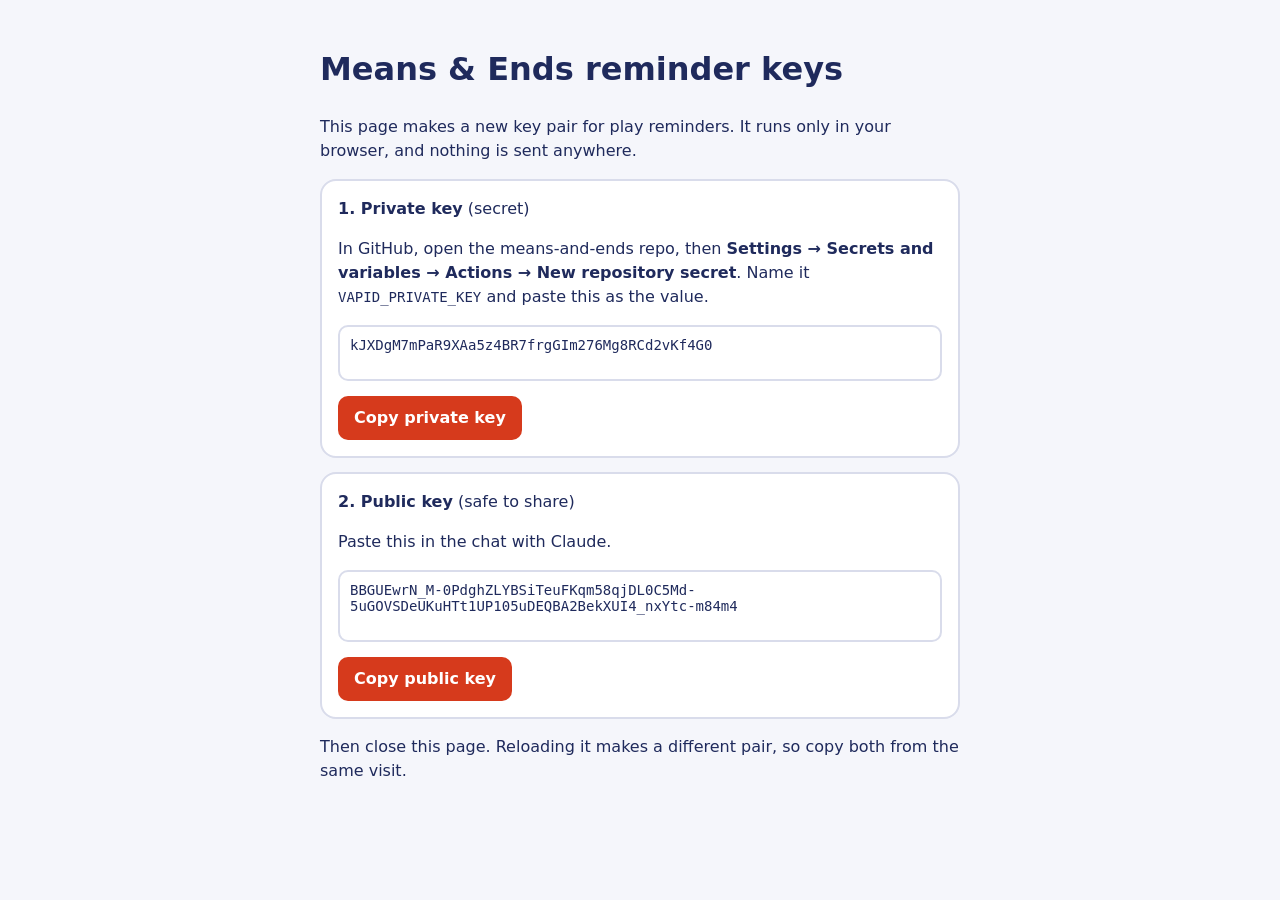
<file: setup-keys.html>
<!doctype html><html lang="en"><head><meta charset="utf-8"><meta name="viewport" content="width=device-width,initial-scale=1">
<title>Reminder keys</title><meta name="robots" content="noindex">
<style>:root{--bg:#F5F6FB;--ink:#1F2A5C;--card:#fff;--line:#D9DCEB}@media (prefers-color-scheme:dark){:root{--bg:#12162B;--ink:#EEF0FA;--card:#1C2140;--line:#33395E}}
body{margin:0;background:var(--bg);color:var(--ink);font:16px/1.5 system-ui,sans-serif}main{max-width:640px;margin:0 auto;padding:24px 16px}
.card{background:var(--card);border:2px solid var(--line);border-radius:16px;padding:16px;margin:14px 0}code,textarea{font:14px ui-monospace,monospace}
textarea{width:100%;box-sizing:border-box;border:2px solid var(--line);border-radius:10px;padding:10px;background:transparent;color:inherit;resize:none}
button{font:inherit;font-weight:700;border:0;border-radius:10px;padding:10px 16px;background:#D63A1C;color:#fff;cursor:pointer;margin-top:8px}</style></head><body><main>
<h1>Means &amp; Ends reminder keys</h1>
<p>This page makes a new key pair for play reminders. It runs only in your browser, and nothing is sent anywhere.</p>
<div class="card"><b>1. Private key</b> (secret)<p>In GitHub, open the means-and-ends repo, then <b>Settings → Secrets and variables → Actions → New repository secret</b>. Name it <code>VAPID_PRIVATE_KEY</code> and paste this as the value.</p><textarea id="priv" rows="2" readonly></textarea><button data-c="priv">Copy private key</button></div>
<div class="card"><b>2. Public key</b> (safe to share)<p>Paste this in the chat with Claude.</p><textarea id="pub" rows="3" readonly></textarea><button data-c="pub">Copy public key</button></div>
<p>Then close this page. Reloading it makes a different pair, so copy both from the same visit.</p>
<script>
const b64u=b=>btoa(String.fromCharCode(...new Uint8Array(b))).replace(/\+/g,'-').replace(/\//g,'_').replace(/=+$/,'');
crypto.subtle.generateKey({name:'ECDSA',namedCurve:'P-256'},true,['sign','verify']).then(async k=>{
 document.getElementById('pub').value=b64u(await crypto.subtle.exportKey('raw',k.publicKey));
 document.getElementById('priv').value=(await crypto.subtle.exportKey('jwk',k.privateKey)).d});
document.querySelectorAll('[data-c]').forEach(btn=>btn.onclick=()=>{const t=document.getElementById(btn.dataset.c);t.select();(navigator.clipboard?navigator.clipboard.writeText(t.value):Promise.reject()).catch(()=>document.execCommand('copy'));btn.textContent='Copied'});
</script></main></body></html>
</file>
